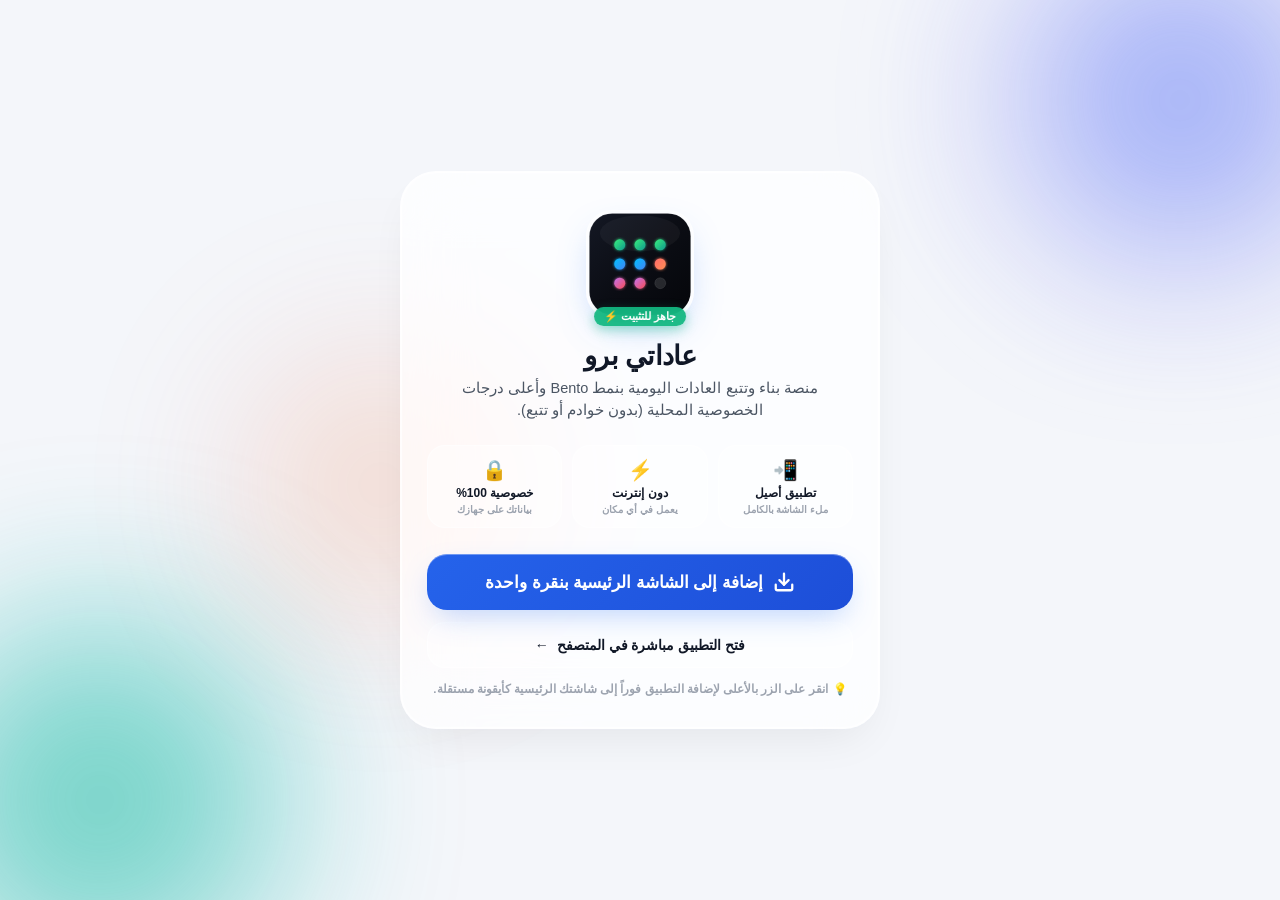
<file: download.html>
<!DOCTYPE html>
<html lang="ar" dir="rtl">
<head>
  <meta charset="UTF-8">
  <title>تحميل وتثبيت عاداتي برو | Add to Home Screen</title>

  <!-- iOS & PWA Viewport & Fullscreen Meta Tags -->
  <meta name="viewport" content="width=device-width, initial-scale=1.0, viewport-fit=cover">
  <meta name="mobile-web-app-capable" content="yes">
  <meta name="apple-mobile-web-app-capable" content="yes">
  <meta name="apple-mobile-web-app-status-bar-style" content="black-translucent">
  <meta name="apple-mobile-web-app-title" content="عاداتي برو">
  <meta name="application-name" content="عاداتي برو">
  <meta name="theme-color" media="(prefers-color-scheme: light)" content="#F4F6FA">
  <meta name="theme-color" media="(prefers-color-scheme: dark)" content="#121316">

  <!-- Icons & Web Manifest -->
  <link rel="apple-touch-icon" href="icon.svg">
  <link rel="icon" type="image/svg+xml" href="icon.svg">
  <link rel="manifest" href="manifest.json">

  <!-- Apple Liquid Glass Zero-Scrollbar Design -->
  <style>
    :root {
      --bg-primary: #F4F6FA;
      --card-bg: rgba(255, 255, 255, 0.75);
      --card-border: rgba(255, 255, 255, 0.6);
      --text-primary: #111827;
      --text-secondary: #4B5563;
      --text-tertiary: #9CA3AF;
      --accent-blue: #3B82F6;
      --accent-glow: rgba(59, 130, 246, 0.35);
      --card-shadow: 0 20px 45px -15px rgba(0, 0, 0, 0.08), 0 0 1px 1px rgba(255, 255, 255, 0.8) inset;
    }

    @media (prefers-color-scheme: dark) {
      :root {
        --bg-primary: #0F1014;
        --card-bg: rgba(26, 28, 34, 0.72);
        --card-border: rgba(255, 255, 255, 0.12);
        --text-primary: #F9FAFB;
        --text-secondary: #9CA3AF;
        --text-tertiary: #6B7280;
        --accent-blue: #60A5FA;
        --accent-glow: rgba(96, 165, 250, 0.4);
        --card-shadow: 0 24px 50px -15px rgba(0, 0, 0, 0.4), 0 0 1px 1px rgba(255, 255, 255, 0.1) inset;
      }
    }

    /* Zero Scrollbar Across All Viewports */
    html, body, *, *::before, *::after {
      scrollbar-width: none !important;
      -ms-overflow-style: none !important;
      box-sizing: border-box;
      margin: 0;
      padding: 0;
    }
    ::-webkit-scrollbar {
      display: none !important;
      width: 0 !important;
      height: 0 !important;
    }

    body {
      font-family: -apple-system, BlinkMacSystemFont, "SF Pro Display", "SF Pro Text", "Cairo", "Segoe UI", Roboto, sans-serif;
      background-color: var(--bg-primary);
      color: var(--text-primary);
      min-height: 100vh;
      display: flex;
      flex-direction: column;
      align-items: center;
      justify-content: center;
      padding: 24px 16px;
      position: relative;
      overflow-x: hidden;
      -webkit-font-smoothing: antialiased;
      user-select: none;
    }

    /* Ambient Liquid Glowing Orbs */
    .ambient-orb {
      position: fixed;
      border-radius: 50%;
      filter: blur(90px);
      pointer-events: none;
      z-index: 0;
      opacity: 0.55;
      animation: floatOrb 12s ease-in-out infinite alternate;
    }
    .orb-1 {
      width: 320px;
      height: 320px;
      background: radial-gradient(circle, #3B82F6, #8B5CF6);
      top: -60px;
      right: -60px;
    }
    .orb-2 {
      width: 360px;
      height: 360px;
      background: radial-gradient(circle, #10B981, #06B6D4);
      bottom: -80px;
      left: -80px;
      animation-delay: -6s;
    }
    .orb-3 {
      width: 250px;
      height: 250px;
      background: radial-gradient(circle, #F59E0B, #EC4899);
      top: 40%;
      left: 20%;
      opacity: 0.25;
    }

    @keyframes floatOrb {
      0% { transform: translate(0, 0) scale(1); }
      100% { transform: translate(30px, 40px) scale(1.08); }
    }

    /* Main Container Glass Card */
    .download-container {
      position: relative;
      z-index: 10;
      width: 100%;
      max-width: 480px;
      background: var(--card-bg);
      backdrop-filter: blur(32px) saturate(210%);
      -webkit-backdrop-filter: blur(32px) saturate(210%);
      border: 1px solid var(--card-border);
      border-radius: 36px;
      padding: 38px 26px 32px;
      text-align: center;
      box-shadow: var(--card-shadow);
      display: flex;
      flex-direction: column;
      align-items: center;
      transition: all 0.3s cubic-bezier(0.16, 1, 0.3, 1);
    }

    /* App Icon Squircle */
    .app-icon-wrapper {
      position: relative;
      width: 108px;
      height: 108px;
      margin-bottom: 22px;
      cursor: pointer;
      transition: transform 0.35s cubic-bezier(0.16, 1, 0.3, 1);
    }
    .app-icon-wrapper:hover {
      transform: scale(1.05) rotate(2deg);
    }
    .app-icon-img {
      width: 100%;
      height: 100%;
      border-radius: 26px;
      box-shadow: 0 16px 36px -10px var(--accent-glow), 0 0 0 1px rgba(255, 255, 255, 0.3) inset;
      object-fit: cover;
      display: block;
    }
    .app-badge-pill {
      position: absolute;
      bottom: -8px;
      right: 50%;
      transform: translateX(50%);
      background: rgba(16, 185, 129, 0.92);
      color: #FFF;
      font-size: 11px;
      font-weight: 800;
      padding: 3px 10px;
      border-radius: 999px;
      white-space: nowrap;
      box-shadow: 0 4px 12px rgba(16, 185, 129, 0.4);
      backdrop-filter: blur(8px);
    }

    /* Typography */
    .app-title {
      font-size: 27px;
      font-weight: 850;
      letter-spacing: -0.6px;
      color: var(--text-primary);
      margin-bottom: 6px;
    }
    .app-subtitle {
      font-size: 14.5px;
      font-weight: 500;
      color: var(--text-secondary);
      line-height: 1.5;
      margin-bottom: 24px;
      max-width: 90%;
    }

    /* Feature Pillars Grid */
    .feature-pillars {
      display: grid;
      grid-template-columns: repeat(3, 1fr);
      gap: 10px;
      width: 100%;
      margin-bottom: 26px;
    }
    .pillar-card {
      background: rgba(255, 255, 255, 0.4);
      border: 1px solid rgba(255, 255, 255, 0.5);
      border-radius: 18px;
      padding: 12px 6px;
      display: flex;
      flex-direction: column;
      align-items: center;
      gap: 4px;
      transition: all 0.25s ease;
    }
    @media (prefers-color-scheme: dark) {
      .pillar-card {
        background: rgba(255, 255, 255, 0.04);
        border: 1px solid rgba(255, 255, 255, 0.08);
      }
    }
    .pillar-icon {
      font-size: 20px;
    }
    .pillar-label {
      font-size: 12px;
      font-weight: 700;
      color: var(--text-primary);
    }
    .pillar-desc {
      font-size: 10px;
      color: var(--text-tertiary);
      font-weight: 600;
    }

    /* One-Click Action Button Cluster */
    .action-group {
      width: 100%;
      display: flex;
      flex-direction: column;
      gap: 12px;
    }

    /* The Hero 1-Click Install Button */
    .btn-install-primary {
      position: relative;
      width: 100%;
      padding: 17px 20px;
      border: none;
      border-radius: 20px;
      background: linear-gradient(135deg, #2563EB 0%, #1D4ED8 100%);
      color: #FFFFFF;
      font-size: 16.5px;
      font-weight: 800;
      cursor: pointer;
      display: flex;
      align-items: center;
      justify-content: center;
      gap: 10px;
      box-shadow: 0 12px 30px -8px var(--accent-glow), 0 1px 0 rgba(255, 255, 255, 0.35) inset;
      transition: all 0.25s cubic-bezier(0.16, 1, 0.3, 1);
      overflow: hidden;
    }
    .btn-install-primary::before {
      content: "";
      position: absolute;
      top: 0;
      left: -100%;
      width: 100%;
      height: 100%;
      background: linear-gradient(90deg, transparent, rgba(255, 255, 255, 0.25), transparent);
      animation: buttonShine 3.5s infinite;
    }
    @keyframes buttonShine {
      0% { left: -100%; }
      30%, 100% { left: 100%; }
    }
    .btn-install-primary:hover {
      transform: translateY(-2px);
      box-shadow: 0 16px 36px -6px var(--accent-glow), 0 1px 0 rgba(255, 255, 255, 0.45) inset;
    }
    .btn-install-primary:active {
      transform: scale(0.98);
    }
    .btn-install-primary svg {
      flex-shrink: 0;
    }

    /* Secondary Open Web App Button */
    .btn-open-web {
      width: 100%;
      padding: 14px 18px;
      border: 1px solid var(--card-border);
      border-radius: 18px;
      background: rgba(255, 255, 255, 0.35);
      color: var(--text-primary);
      font-size: 14px;
      font-weight: 700;
      cursor: pointer;
      display: flex;
      align-items: center;
      justify-content: center;
      gap: 8px;
      text-decoration: none;
      transition: all 0.2s ease;
    }
    @media (prefers-color-scheme: dark) {
      .btn-open-web {
        background: rgba(255, 255, 255, 0.05);
      }
    }
    .btn-open-web:hover {
      background: rgba(255, 255, 255, 0.55);
      transform: translateY(-1px);
    }
    .btn-open-web:active {
      transform: scale(0.98);
    }

    /* Status & Hint */
    .install-hint {
      font-size: 11.5px;
      color: var(--text-tertiary);
      font-weight: 600;
      margin-top: 14px;
      display: flex;
      align-items: center;
      gap: 5px;
      justify-content: center;
    }

    /* iOS Guided Bottom Sheet / Modal */
    .ios-guide-modal {
      position: fixed;
      inset: 0;
      background: rgba(0, 0, 0, 0.45);
      backdrop-filter: blur(12px);
      -webkit-backdrop-filter: blur(12px);
      z-index: 100;
      display: none;
      align-items: flex-end;
      justify-content: center;
      padding: 16px;
      opacity: 0;
      transition: opacity 0.3s ease;
    }
    .ios-guide-modal.open {
      display: flex;
      opacity: 1;
    }
    .ios-guide-card {
      width: 100%;
      max-width: 440px;
      background: var(--card-bg);
      backdrop-filter: blur(36px) saturate(220%);
      -webkit-backdrop-filter: blur(36px) saturate(220%);
      border: 1px solid var(--card-border);
      border-radius: 32px;
      padding: 28px 22px 24px;
      box-shadow: 0 24px 60px rgba(0, 0, 0, 0.25);
      text-align: center;
      animation: slideUpSheet 0.35s cubic-bezier(0.16, 1, 0.3, 1);
    }
    @keyframes slideUpSheet {
      from { transform: translateY(100%); }
      to { transform: translateY(0); }
    }
    .ios-steps-list {
      display: flex;
      flex-direction: column;
      gap: 14px;
      text-align: right;
      margin: 20px 0;
    }
    .ios-step-item {
      display: flex;
      align-items: center;
      gap: 14px;
      background: rgba(255, 255, 255, 0.4);
      border: 1px solid rgba(255, 255, 255, 0.5);
      padding: 12px 14px;
      border-radius: 18px;
    }
    @media (prefers-color-scheme: dark) {
      .ios-step-item {
        background: rgba(255, 255, 255, 0.05);
        border: 1px solid rgba(255, 255, 255, 0.1);
      }
    }
    .ios-step-num {
      width: 28px;
      height: 28px;
      border-radius: 50%;
      background: var(--accent-blue);
      color: #FFF;
      display: flex;
      align-items: center;
      justify-content: center;
      font-weight: 800;
      font-size: 13px;
      flex-shrink: 0;
    }
    .ios-step-text {
      font-size: 13.5px;
      color: var(--text-primary);
      font-weight: 600;
      line-height: 1.4;
    }
    .ios-icon-badge {
      display: inline-flex;
      align-items: center;
      justify-content: center;
      background: rgba(59, 130, 246, 0.15);
      color: var(--accent-blue);
      padding: 2px 7px;
      border-radius: 6px;
      font-weight: 800;
      font-size: 12px;
      margin: 0 3px;
    }
    .btn-close-guide {
      width: 100%;
      padding: 13px;
      border: none;
      border-radius: 16px;
      background: rgba(0, 0, 0, 0.08);
      color: var(--text-primary);
      font-size: 14px;
      font-weight: 700;
      cursor: pointer;
    }
    @media (prefers-color-scheme: dark) {
      .btn-close-guide {
        background: rgba(255, 255, 255, 0.1);
      }
    }

    /* Notification Toast */
    .install-toast {
      position: fixed;
      top: 24px;
      left: 50%;
      transform: translateX(-50%) translateY(-100px);
      background: rgba(16, 185, 129, 0.95);
      color: #FFF;
      padding: 12px 22px;
      border-radius: 999px;
      font-weight: 700;
      font-size: 14px;
      box-shadow: 0 10px 30px rgba(16, 185, 129, 0.35);
      backdrop-filter: blur(10px);
      z-index: 1000;
      opacity: 0;
      pointer-events: none;
      transition: all 0.35s cubic-bezier(0.16, 1, 0.3, 1);
    }
    .install-toast.show {
      transform: translateX(-50%) translateY(0);
      opacity: 1;
    }
  </style>
</head>
<body>

  <!-- Ambient Glow Orbs -->
  <div class="ambient-orb orb-1"></div>
  <div class="ambient-orb orb-2"></div>
  <div class="ambient-orb orb-3"></div>

  <!-- Install Toast Feedback -->
  <div id="installToast" class="install-toast">تمت إضافة التطبيق بنجاح! جاري التشغيل... ✨</div>

  <!-- Main Download Card -->
  <main class="download-container">
    
    <!-- App Squircle Icon -->
    <div class="app-icon-wrapper" id="appIconTrigger" title="تطبيق عاداتي برو">
      <img src="icon.svg" alt="أيقونة عاداتي برو" class="app-icon-img">
      <div class="app-badge-pill" id="appStatusPill">جاهز للتثبيت ⚡️</div>
    </div>

    <!-- Title & Editorial Subtitle -->
    <h1 class="app-title">عاداتي برو</h1>
    <p class="app-subtitle">
      منصة بناء وتتبع العادات اليومية بنمط Bento وأعلى درجات الخصوصية المحلية (بدون خوادم أو تتبع).
    </p>

    <!-- 3 Pillars -->
    <div class="feature-pillars">
      <div class="pillar-card">
        <span class="pillar-icon">📲</span>
        <span class="pillar-label">تطبيق أصيل</span>
        <span class="pillar-desc">ملء الشاشة بالكامل</span>
      </div>
      <div class="pillar-card">
        <span class="pillar-icon">⚡️</span>
        <span class="pillar-label">دون إنترنت</span>
        <span class="pillar-desc">يعمل في أي مكان</span>
      </div>
      <div class="pillar-card">
        <span class="pillar-icon">🔒</span>
        <span class="pillar-label">خصوصية 100%</span>
        <span class="pillar-desc">بياناتك على جهازك</span>
      </div>
    </div>

    <!-- One-Click Install & Open Cluster -->
    <div class="action-group">
      <!-- زر التحميل والإضافة المباشر بنقرة واحدة -->
      <button type="button" id="oneClickInstallBtn" class="btn-install-primary">
        <svg width="22" height="22" viewBox="0 0 24 24" fill="none" stroke="currentColor" stroke-width="2.5" stroke-linecap="round" stroke-linejoin="round">
          <path d="M21 15v4a2 2 0 0 1-2 2H5a2 2 0 0 1-2-2v-4"></path>
          <polyline points="7 10 12 15 17 10"></polyline>
          <line x1="12" y1="15" x2="12" y2="3"></line>
        </svg>
        <span id="installBtnText">إضافة إلى الشاشة الرئيسية بنقرة واحدة</span>
      </button>

      <!-- زر فتح التطبيق في المتصفح -->
      <a href="./index.html" class="btn-open-web" id="openWebBtn">
        <span>فتح التطبيق مباشرة في المتصفح</span>
        <span>←</span>
      </a>
    </div>

    <!-- Platform specific hint -->
    <div class="install-hint" id="installHint">
      <span>💡</span>
      <span id="hintText">انقر على الزر بالأعلى لإضافة التطبيق فوراً إلى شاشتك الرئيسية كأيقونة مستقلة.</span>
    </div>

  </main>

  <!-- iOS Guided Instruction Bottom Sheet Modal -->
  <div id="iosGuideModal" class="ios-guide-modal">
    <div class="ios-guide-card">
      <div style="font-size:38px; margin-bottom:10px;">📲</div>
      <h3 style="font-size:20px; font-weight:850; margin-bottom:6px;">إضافة التطبيق إلى الشاشة الرئيسية</h3>
      <p style="font-size:13.5px; color:var(--text-secondary); line-height:1.4;">
        يتيح متصفح Safari على أجهزة iPhone / iPad إضافة التطبيق لشاشتك بخطوتين سريعتين:
      </p>

      <div class="ios-steps-list">
        <div class="ios-step-item">
          <div class="ios-step-num">1</div>
          <div class="ios-step-text">
            اضغط على زر المشاركة <span class="ios-icon-badge">⎋ مشاركة</span> في أسفل متصفح Safari.
          </div>
        </div>

        <div class="ios-step-item">
          <div class="ios-step-num">2</div>
          <div class="ios-step-text">
            مرر الخيارات واضغط على <span class="ios-icon-badge">إضافة إلى الصفحة الرئيسية ⊞</span>.
          </div>
        </div>

        <div class="ios-step-item">
          <div class="ios-step-num">3</div>
          <div class="ios-step-text">
            اضغط <span class="ios-icon-badge">إضافة (Add)</span> في الزاوية العلوية لتجد التطبيق فوراً على شاشتك!
          </div>
        </div>
      </div>

      <button type="button" id="closeIosGuideBtn" class="btn-close-guide">فهمت ذلك، إغلاق</button>
    </div>
  </div>

  <!-- Smart PWA Installation Engine Script -->
  <script>
    (function() {
      // 1. Service Worker Registration for PWA criteria
      if ('serviceWorker' in navigator) {
        window.addEventListener('load', () => {
          navigator.serviceWorker.register('./sw.js').catch(() => {});
        });
      }

      const installBtn = document.getElementById('oneClickInstallBtn');
      const installBtnText = document.getElementById('installBtnText');
      const openWebBtn = document.getElementById('openWebBtn');
      const appStatusPill = document.getElementById('appStatusPill');
      const hintText = document.getElementById('hintText');
      const iosGuideModal = document.getElementById('iosGuideModal');
      const closeIosGuideBtn = document.getElementById('closeIosGuideBtn');
      const toast = document.getElementById('installToast');

      let deferredPrompt = null;

      function showToast(msg) {
        if (!toast) return;
        toast.textContent = msg;
        toast.classList.add('show');
        setTimeout(() => toast.classList.remove('show'), 3500);
      }

      // Check if already installed and running standalone
      const isStandalone = window.matchMedia('(display-mode: standalone)').matches || window.navigator.standalone === true;
      if (isStandalone) {
        if (installBtnText) installBtnText.textContent = 'التطبيق مضاف بالفعل! فتح عاداتي 🚀';
        if (appStatusPill) {
          appStatusPill.textContent = 'مثبت على جهازك ✓';
          appStatusPill.style.background = 'rgba(59, 130, 246, 0.9)';
        }
        if (hintText) hintText.textContent = 'أنت تستخدم التطبيق الآن من الشاشة الرئيسية.';
        installBtn.onclick = () => {
          window.location.href = './index.html';
        };
        return;
      }

      // Detect iOS / iPadOS Safari
      const isIOS = /iPad|iPhone|iPod/.test(navigator.userAgent) && !window.MSStream;
      const isSafari = /^((?!chrome|android).)*safari/i.test(navigator.userAgent);

      // 2. Capture Chromium / Android beforeinstallprompt
      window.addEventListener('beforeinstallprompt', (e) => {
        // Prevent default browser banner so our 1-click button triggers it cleanly
        e.preventDefault();
        deferredPrompt = e;

        if (installBtnText) installBtnText.textContent = 'إضافة إلى الشاشة الرئيسية بنقرة واحدة 📲';
        if (appStatusPill) {
          appStatusPill.textContent = 'جاهز للنقر ⚡️';
          appStatusPill.style.background = 'rgba(16, 185, 129, 0.95)';
        }
      });

      // 3. Handle 1-Click Install Button Action
      installBtn.addEventListener('click', async () => {
        // Haptic feedback if supported
        if (navigator.vibrate) navigator.vibrate([15, 30, 20]);

        // Scenario A: Native Chromium 1-Click Install Prompt
        if (deferredPrompt) {
          try {
            deferredPrompt.prompt();
            const { outcome } = await deferredPrompt.userChoice;
            if (outcome === 'accepted') {
              showToast('جاري إضافة التطبيق إلى شاشتك الرئيسية... ✨');
              deferredPrompt = null;
              setTimeout(() => {
                window.location.href = './index.html';
              }, 1600);
            }
          } catch (err) {
            window.location.href = './index.html';
          }
          return;
        }

        // Scenario B: iOS Safari (Apple restricts programmatic prompt)
        if (isIOS || (isSafari && !deferredPrompt)) {
          iosGuideModal.classList.add('open');
          return;
        }

        // Scenario C: Desktop Chrome / Edge without prompt or other browsers
        // Check if browser has install icon or navigate to app
        showToast('جاري فتح التطبيق... يمكنك تثبيته أيضاً من رمز التثبيت في شريط المتصفح 🚀');
        setTimeout(() => {
          window.location.href = './index.html';
        }, 1200);
      });

      // iOS Guide Modal close
      if (closeIosGuideBtn) {
        closeIosGuideBtn.addEventListener('click', () => {
          iosGuideModal.classList.remove('open');
        });
      }
      if (iosGuideModal) {
        iosGuideModal.addEventListener('click', (e) => {
          if (e.target === iosGuideModal) iosGuideModal.classList.remove('open');
        });
      }

      // App Installed Event Listener
      window.addEventListener('appinstalled', () => {
        deferredPrompt = null;
        showToast('تمت إضافة تطبيق عاداتي إلى الشاشة بنجاح! 🎉');
        if (installBtnText) installBtnText.textContent = 'تم التثبيت بنجاح ✓';
        setTimeout(() => {
          window.location.href = './index.html';
        }, 1200);
      });
    })();
  </script>
</body>
</html>
</file>
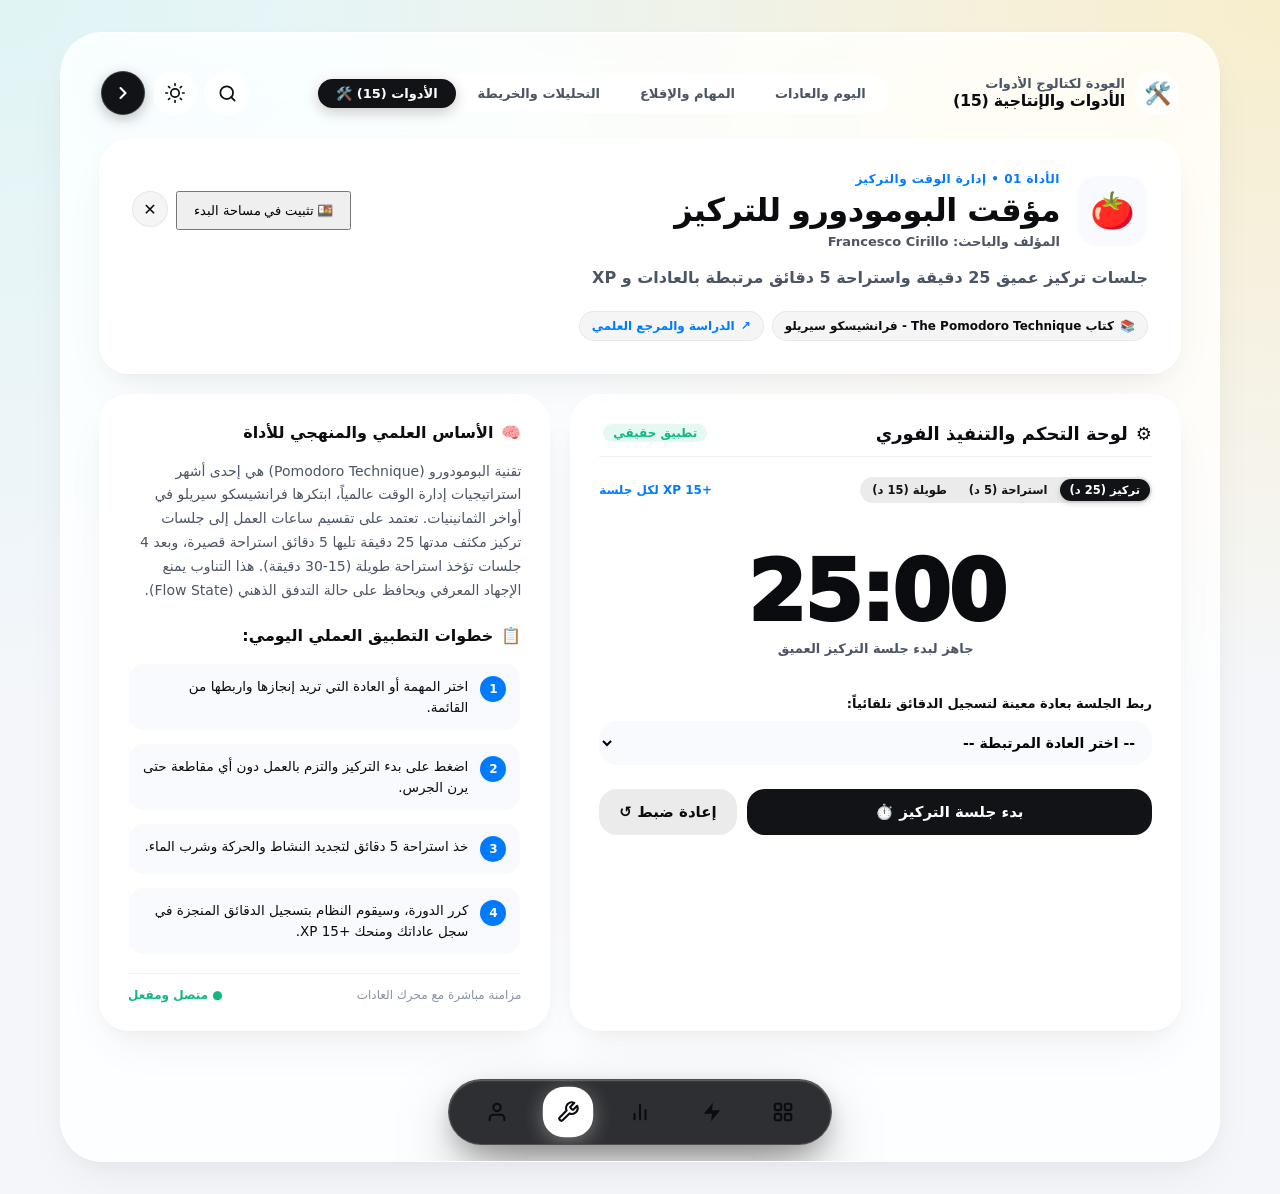
<file: tool.html>
<!DOCTYPE html>
<html lang="ar" dir="rtl">
<head>
  <meta charset="UTF-8">
  <title id="pageTitle">تفاصيل الأداة | عاداتي برو</title>

  <!-- iOS & PWA Viewport & Fullscreen Meta Tags -->
  <meta name="viewport" content="width=device-width, initial-scale=1.0, viewport-fit=cover">
  <meta name="mobile-web-app-capable" content="yes">
  <meta name="apple-mobile-web-app-capable" content="yes">
  <meta name="apple-mobile-web-app-status-bar-style" content="default">
  <meta name="apple-mobile-web-app-title" content="عاداتي برو">
  <meta name="format-detection" content="telephone=no">
  <meta name="theme-color" media="(prefers-color-scheme: light)" content="#F4F6FA">
  <meta name="theme-color" media="(prefers-color-scheme: dark)" content="#121316">

  <!-- Icons & Web Manifest -->
  <link rel="apple-touch-icon" href="icon.svg">
  <link rel="icon" type="image/svg+xml" href="icon.svg">
  <link rel="manifest" href="manifest.json">

  <!-- Core Bento Editorial Pro Modular Stylesheets -->
  <link rel="stylesheet" href="css/theme.css">
  <link rel="stylesheet" href="css/layout.css">
  <link rel="stylesheet" href="css/components.css">

  <!-- Zero-Scrollbar Strict Enforcement (Pure Apple Experience) -->
  <style>
    html, body, *, *::before, *::after {
      scrollbar-width: none !important;
      -ms-overflow-style: none !important;
    }
    ::-webkit-scrollbar,
    *::-webkit-scrollbar,
    html::-webkit-scrollbar,
    body::-webkit-scrollbar {
      display: none !important;
      width: 0px !important;
      height: 0px !important;
      max-width: 0px !important;
      max-height: 0px !important;
      background: transparent !important;
      -webkit-appearance: none !important;
      opacity: 0 !important;
      visibility: hidden !important;
    }

    /* Dedicated Tool Page Layout */
    .tool-page-container {
      display: flex;
      flex-direction: column;
      gap: 20px;
      width: 100%;
    }

    .tool-header-hero {
      background: var(--card-white);
      backdrop-filter: var(--glass-blur);
      -webkit-backdrop-filter: var(--glass-blur);
      border-radius: var(--radius-bento);
      padding: clamp(20px, 4.5vw, 32px);
      box-shadow: var(--shadow-bento);
      border: 1px solid var(--border-glass);
      display: flex;
      flex-direction: column;
      gap: 16px;
      position: relative;
      overflow: hidden;
    }

    .tool-header-top {
      display: flex;
      align-items: center;
      justify-content: space-between;
      gap: 12px;
      flex-wrap: wrap;
    }

    .tool-identity-row {
      display: flex;
      align-items: center;
      gap: 16px;
    }

    .tool-hero-icon {
      width: clamp(56px, 12vw, 72px);
      height: clamp(56px, 12vw, 72px);
      border-radius: 22px;
      background: var(--card-gray-subtle);
      border: 1px solid var(--border-glass);
      display: flex;
      align-items: center;
      justify-content: center;
      font-size: clamp(28px, 6vw, 36px);
      box-shadow: var(--shadow-sm);
      flex-shrink: 0;
    }

    .tool-hero-titles {
      display: flex;
      flex-direction: column;
      gap: 4px;
    }

    .tool-hero-num {
      font-size: 12px;
      font-weight: 800;
      color: var(--ios-blue);
      letter-spacing: 0.5px;
      text-transform: uppercase;
    }

    .tool-hero-title {
      font-size: clamp(22px, 5.5vw, 32px);
      font-weight: 900;
      color: var(--text-primary);
      line-height: 1.25;
      letter-spacing: -0.5px;
    }

    .tool-hero-author {
      font-size: 13px;
      font-weight: 700;
      color: var(--text-secondary);
    }

    .tool-hero-tagline {
      font-size: clamp(14px, 3.5vw, 16px);
      font-weight: 750;
      color: var(--text-secondary);
      line-height: 1.6;
    }

    .tool-pill-meta-row {
      display: flex;
      align-items: center;
      gap: 8px;
      flex-wrap: wrap;
      padding-top: 4px;
    }

    /* Grid for Tool Body: Left Interactive Machine, Right Scientific Theory */
    .tool-main-grid {
      display: grid;
      grid-template-columns: 1fr;
      gap: 20px;
      width: 100%;
    }
    @media (min-width: 900px) {
      .tool-main-grid {
        grid-template-columns: 1.15fr 0.85fr;
      }
    }

    .tool-machine-card {
      background: var(--card-white);
      backdrop-filter: var(--glass-blur);
      -webkit-backdrop-filter: var(--glass-blur);
      border-radius: var(--radius-bento);
      padding: clamp(20px, 4vw, 28px);
      box-shadow: var(--shadow-bento);
      border: 1px solid var(--border-glass);
      display: flex;
      flex-direction: column;
      gap: 20px;
    }

    .machine-header {
      display: flex;
      justify-content: space-between;
      align-items: center;
      border-bottom: 1px solid var(--border-subtle);
      padding-bottom: 12px;
    }

    .machine-title {
      font-size: 18px;
      font-weight: 850;
      color: var(--text-primary);
      display: flex;
      align-items: center;
      gap: 8px;
    }

    .tool-guide-card {
      background: var(--card-white);
      backdrop-filter: var(--glass-blur);
      -webkit-backdrop-filter: var(--glass-blur);
      border-radius: var(--radius-bento);
      padding: clamp(20px, 4vw, 28px);
      box-shadow: var(--shadow-bento);
      border: 1px solid var(--border-glass);
      display: flex;
      flex-direction: column;
      gap: 18px;
    }

    .guide-section-title {
      font-size: 16px;
      font-weight: 850;
      color: var(--text-primary);
      display: flex;
      align-items: center;
      gap: 8px;
    }

    .guide-desc-text {
      font-size: 14px;
      color: var(--text-secondary);
      line-height: 1.7;
    }

    .steps-ordered-list {
      display: flex;
      flex-direction: column;
      gap: 12px;
    }

    .step-list-item {
      display: flex;
      align-items: flex-start;
      gap: 12px;
      font-size: 13.5px;
      line-height: 1.55;
      color: var(--text-primary);
      background: var(--card-gray-subtle);
      padding: 12px 14px;
      border-radius: 16px;
      border: 1px solid var(--border-glass);
    }
    .step-number-badge {
      width: 26px;
      height: 26px;
      border-radius: 50%;
      background: var(--ios-blue);
      color: #FFF;
      display: flex;
      align-items: center;
      justify-content: center;
      font-size: 12px;
      font-weight: 900;
      flex-shrink: 0;
    }

    /* Eisenhower Grid in Full View */
    .eisen-full-grid {
      display: grid;
      grid-template-columns: 1fr;
      gap: 12px;
    }
    @media (min-width: 600px) {
      .eisen-full-grid {
        grid-template-columns: 1fr 1fr;
      }
    }
    .eisen-quad-box {
      border-radius: 18px;
      padding: 14px;
      display: flex;
      flex-direction: column;
      gap: 8px;
      min-height: 120px;
    }
    .eisen-quad-box.q1 { background: rgba(239, 68, 68, 0.08); border: 1.5px solid rgba(239, 68, 68, 0.3); }
    .eisen-quad-box.q2 { background: rgba(59, 130, 246, 0.08); border: 1.5px solid rgba(59, 130, 246, 0.3); }
    .eisen-quad-box.q3 { background: rgba(245, 158, 11, 0.08); border: 1.5px solid rgba(245, 158, 11, 0.3); }
    .eisen-quad-box.q4 { background: rgba(107, 114, 128, 0.08); border: 1.5px solid rgba(107, 114, 128, 0.3); }

    .eisen-task-item {
      background: var(--card-white);
      border-radius: 12px;
      padding: 8px 12px;
      display: flex;
      align-items: center;
      justify-content: space-between;
      gap: 8px;
      font-size: 13px;
      font-weight: 750;
      box-shadow: 0 1px 4px rgba(0,0,0,0.04);
    }

    .audio-waves-row {
      display: flex;
      align-items: center;
      gap: 4px;
      height: 24px;
    }
    .audio-wave-bar {
      width: 4px;
      height: 8px;
      background: var(--ios-blue);
      border-radius: 999px;
      transition: height 0.15s ease;
    }
    .wave-active .audio-wave-bar:nth-child(1) { animation: wavePulse 0.8s infinite ease-in-out alternate; }
    .wave-active .audio-wave-bar:nth-child(2) { animation: wavePulse 0.6s infinite ease-in-out alternate 0.2s; }
    .wave-active .audio-wave-bar:nth-child(3) { animation: wavePulse 1.0s infinite ease-in-out alternate 0.4s; }
    .wave-active .audio-wave-bar:nth-child(4) { animation: wavePulse 0.7s infinite ease-in-out alternate 0.1s; }
    @keyframes wavePulse {
      0% { height: 6px; }
      100% { height: 24px; }
    }
  </style>
</head>
<body>

  <!-- Toast Notification -->
  <div id="toastNotification" class="bento-toast">
    <span id="toastMessage">تم الحفظ بنجاح</span>
    <button id="toastUndoBtn" class="toast-undo-btn">تراجع ↺</button>
  </div>

  <div class="bento-app-container">
    
    <!-- Top Navigation Bar -->
    <header class="top-nav-bar">
      <a href="./tools.html" class="user-profile-badge" style="text-decoration:none; color:inherit;">
        <div class="user-avatar-circle">🛠️</div>
        <div class="user-meta-texts">
          <span class="user-welcome-sub">العودة لكتالوج الأدوات</span>
          <span class="user-name-title">الأدوات والإنتاجية (15)</span>
        </div>
      </a>

      <!-- Desktop & iPad Segmented Nav Switcher -->
      <nav class="desktop-nav-bar">
        <a href="./index.html?panel=panelToday" class="desktop-tab-btn" style="text-decoration:none;">اليوم والعادات</a>
        <a href="./index.html?panel=panelTasks" class="desktop-tab-btn" style="text-decoration:none;">المهام والإقلاع</a>
        <a href="./index.html?panel=panelAnalytics" class="desktop-tab-btn" style="text-decoration:none;">التحليلات والخريطة</a>
        <a href="./tools.html" class="desktop-tab-btn active" style="text-decoration:none;">الأدوات (15) 🛠️</a>
      </nav>

      <div class="top-bar-actions">
<button id="openCommandPaletteBtn" class="icon-btn-circle" title="لوحة الأوامر السريعة (Cmd+K)" aria-label="لوحة الأوامر السريعة">
  <svg width="19" height="19" viewBox="0 0 24 24" fill="none" stroke="currentColor" stroke-width="2.2" stroke-linecap="round" stroke-linejoin="round">
    <circle cx="11" cy="11" r="8"></circle>
    <line x1="21" y1="21" x2="16.65" y2="16.65"></line>
  </svg>
</button>

        <button id="themeToggleBtn" class="icon-btn-circle" aria-label="تبديل الثيم" title="تبديل الوضع">
          <svg width="20" height="20" viewBox="0 0 24 24" fill="none" stroke="currentColor" stroke-width="2" stroke-linecap="round">
            <circle cx="12" cy="12" r="5"></circle>
            <line x1="12" y1="1" x2="12" y2="3"></line>
            <line x1="12" y1="21" x2="12" y2="23"></line>
            <line x1="4.22" y1="4.22" x2="5.64" y2="5.64"></line>
            <line x1="18.36" y1="18.36" x2="19.78" y2="19.78"></line>
            <line x1="1" y1="12" x2="3" y2="12"></line>
            <line x1="21" y1="12" x2="23" y2="12"></line>
            <line x1="4.22" y1="19.78" x2="5.64" y2="18.36"></line>
            <line x1="18.36" y1="5.64" x2="19.78" y2="4.22"></line>
          </svg>
        </button>
        <a href="./tools.html" class="icon-btn-circle dark-btn" title="الرجوع لقائمة الأدوات" style="text-decoration:none; display:flex; align-items:center; justify-content:center;">
          <svg width="20" height="20" viewBox="0 0 24 24" fill="none" stroke="currentColor" stroke-width="2.5" stroke-linecap="round" stroke-linejoin="round">
            <polyline points="9 18 15 12 9 6"></polyline>
          </svg>
        </a>
      </div>
    </header>

    <div class="tool-page-container" id="toolPageContainer">
      <!-- Injected Dynamically by JS -->
    </div>

    <!-- Floating Bottom Bento Dock (Apple Liquid Glass) -->
    <nav class="bento-floating-dock" id="bentoTabBar">
      <a href="index.html?panel=panelToday" class="dock-tab-btn" aria-label="اليوم والعادات" title="اليوم والعادات" style="text-decoration:none; display:flex; align-items:center; justify-content:center; color:inherit;">
        <svg viewBox="0 0 24 24" fill="none" stroke="currentColor" stroke-width="2.3" stroke-linecap="round" stroke-linejoin="round">
          <rect x="3" y="3" width="7" height="7" rx="1.5"></rect>
          <rect x="14" y="3" width="7" height="7" rx="1.5"></rect>
          <rect x="14" y="14" width="7" height="7" rx="1.5"></rect>
          <rect x="3" y="14" width="7" height="7" rx="1.5"></rect>
        </svg>
      </a>

      <a href="index.html?panel=panelTasks" class="dock-tab-btn" aria-label="المهام والإقلاع" title="المهام والإقلاع" style="text-decoration:none; display:flex; align-items:center; justify-content:center; color:inherit;">
        <svg viewBox="0 0 24 24" fill="currentColor">
          <polygon points="13 2 3 14 12 14 11 22 21 10 12 10 13 2"></polygon>
        </svg>
      </a>

      <a href="index.html?panel=panelAnalytics" class="dock-tab-btn" aria-label="التحليلات والخريطة" title="التحليلات السنوية والشهرية" style="text-decoration:none; display:flex; align-items:center; justify-content:center; color:inherit;">
        <svg viewBox="0 0 24 24" fill="none" stroke="currentColor" stroke-width="2.3" stroke-linecap="round" stroke-linejoin="round">
          <line x1="18" y1="20" x2="18" y2="10"></line>
          <line x1="12" y1="20" x2="12" y2="4"></line>
          <line x1="6" y1="20" x2="6" y2="14"></line>
        </svg>
      </a>

      <a href="tools.html" class="dock-tab-btn active" aria-label="الأدوات والإنتاجية" title="كتالوج الأدوات الـ 15" style="text-decoration:none; display:flex; align-items:center; justify-content:center; color:inherit;">
        <svg viewBox="0 0 24 24" width="22" height="22" fill="none" stroke="currentColor" stroke-width="2.2" stroke-linecap="round" stroke-linejoin="round">
          <path d="M14.7 6.3a1 1 0 0 0 0 1.4l1.6 1.6a1 1 0 0 0 1.4 0l3.77-3.77a6 6 0 0 1-7.94 7.94l-6.91 6.91a2.12 2.12 0 0 1-3-3l6.91-6.91a6 6 0 0 1 7.94-7.94l-3.76 3.76z"></path>
        </svg>
      </a>

      <a href="index.html" class="dock-tab-btn" aria-label="الرئيسية" title="الرئيسية" style="text-decoration:none; display:flex; align-items:center; justify-content:center; color:inherit;">
        <svg viewBox="0 0 24 24" fill="none" stroke="currentColor" stroke-width="2.3" stroke-linecap="round" stroke-linejoin="round">
          <path d="M20 21v-2a4 4 0 0 0-4-4H8a4 4 0 0 0-4 4v2"></path>
          <circle cx="12" cy="7" r="4"></circle>
        </svg>
      </a>
    </nav>

  </div>

  <!-- Core Scripts -->
  <script src="js/core/auth-manager.js"></script>
  <script src="js/core/tools-engine.js"></script>
  <script src="js/core/tools-data.js"></script>
  <script src="js/tool-page.js"></script>
<!-- Universal Command Palette Modal (Cmd + K) -->
<div id="commandPaletteModal" class="command-palette-overlay" style="display:none;">
  <div class="command-palette-box" role="dialog" aria-modal="true">
    <div class="command-search-header">
      <span class="command-search-icon">⌘</span>
      <input type="text" id="commandPaletteInput" class="command-search-input" placeholder="ابحث عن أداة، أو تنقل سريعاً... (أو اضغط Esc للإغلاق)" autocomplete="off">
      <span class="command-shortcut-hint">ESC</span>
    </div>
    <div class="command-quick-tabs">
      <button type="button" class="command-tab-chip active" data-cmd-filter="all">الكل</button>
      <button type="button" class="command-tab-chip" data-cmd-filter="tools">الأدوات (15)</button>
      <button type="button" class="command-tab-chip" data-cmd-filter="pages">الصفحات</button>
      <button type="button" class="command-tab-chip" data-cmd-filter="actions">إجراءات سريعة</button>
    </div>
    <div class="command-results-list" id="commandResultsList">
      <!-- Injected Dynamically -->
    </div>
    <div class="command-palette-footer">
      <div class="command-footer-hints">
        <span><kbd class="kbd-key">↑</kbd><kbd class="kbd-key">↓</kbd> للتنقل</span>
        <span><kbd class="kbd-key">↵</kbd> للاختيار</span>
        <span><kbd class="kbd-key">ESC</kbd> للإغلاق</span>
      </div>
      <div style="font-size:11px; font-weight:700; color:var(--text-tertiary);">عاداتي برو Bento 2.0</div>
    </div>
  </div>
</div>

</body>
</html>
</file>
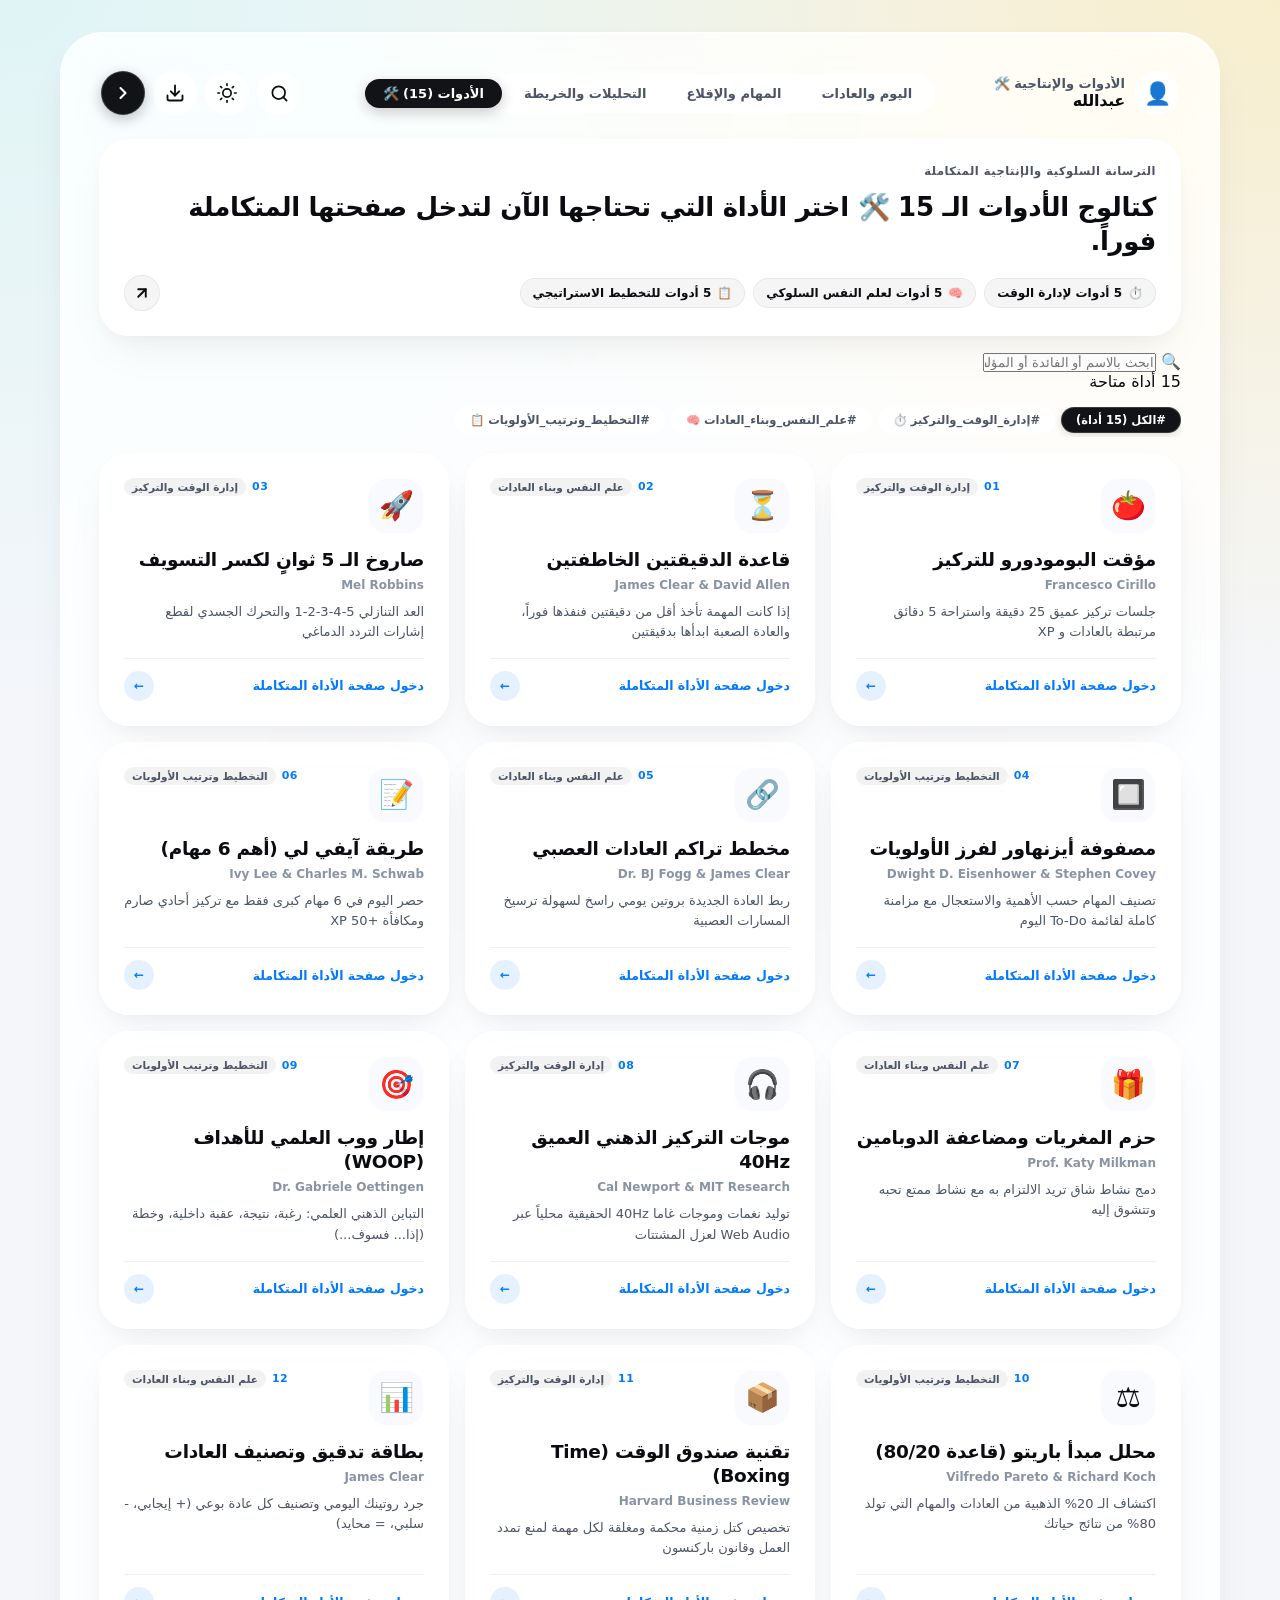
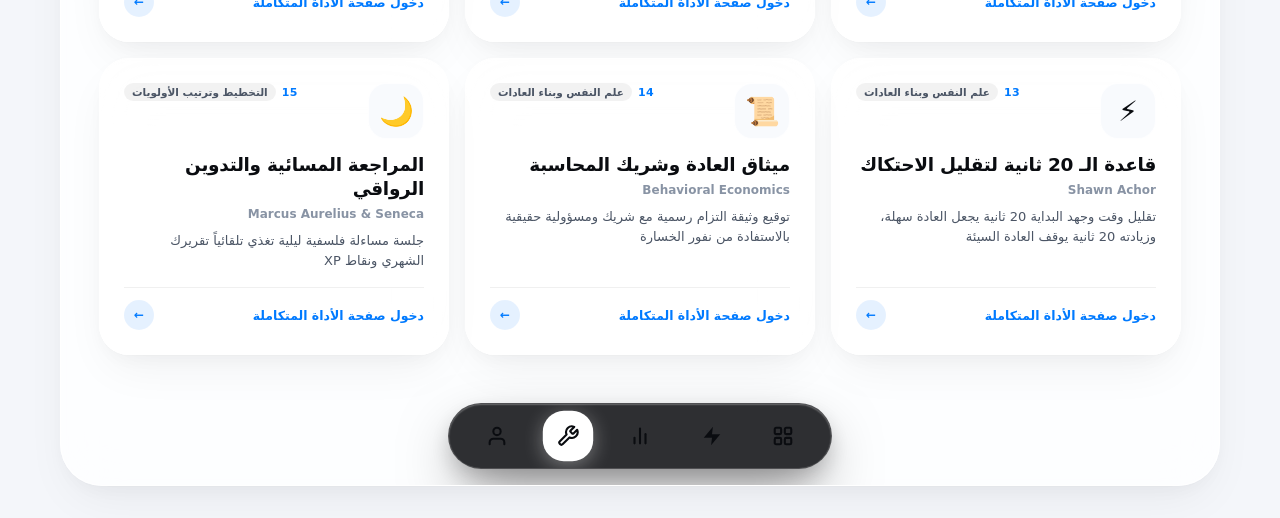
<file: tools.html>
<!DOCTYPE html>
<html lang="ar" dir="rtl">
<head>
  <meta charset="UTF-8">
  <title>الأدوات والإنتاجية | عاداتي برو Bento Habits</title>

  <!-- iOS & PWA Viewport & Fullscreen Meta Tags -->
  <meta name="viewport" content="width=device-width, initial-scale=1.0, viewport-fit=cover">
  <meta name="mobile-web-app-capable" content="yes">
  <meta name="apple-mobile-web-app-capable" content="yes">
  <meta name="apple-mobile-web-app-status-bar-style" content="default">
  <meta name="apple-mobile-web-app-title" content="أدوات عاداتي">
  <meta name="application-name" content="أدوات عاداتي">
  <meta name="format-detection" content="telephone=no">
  <meta name="theme-color" media="(prefers-color-scheme: light)" content="#F4F6FA">
  <meta name="theme-color" media="(prefers-color-scheme: dark)" content="#121316">

  <!-- Icons & Web Manifest -->
  <link rel="apple-touch-icon" href="icon.svg">
  <link rel="icon" type="image/svg+xml" href="icon.svg">
  <link rel="manifest" href="manifest.json">

  <!-- Core Bento Editorial Pro Modular Stylesheets -->
  <link rel="stylesheet" href="css/theme.css">
  <link rel="stylesheet" href="css/layout.css">
  <link rel="stylesheet" href="css/components.css">

  <!-- Zero-Scrollbar Strict Enforcement (Pure Apple Experience) -->
  <style>
    html, body, *, *::before, *::after {
      scrollbar-width: none !important;
      -ms-overflow-style: none !important;
    }
    ::-webkit-scrollbar,
    *::-webkit-scrollbar,
    html::-webkit-scrollbar,
    body::-webkit-scrollbar {
      display: none !important;
      width: 0px !important;
      height: 0px !important;
      max-width: 0px !important;
      max-height: 0px !important;
      background: transparent !important;
      -webkit-appearance: none !important;
      opacity: 0 !important;
      visibility: hidden !important;
    }

    /* Tools Grid Bento Architecture */
    .tools-catalog-grid {
      display: grid;
      grid-template-columns: 1fr;
      gap: 16px;
      width: 100%;
    }
    @media (min-width: 640px) {
      .tools-catalog-grid {
        grid-template-columns: repeat(2, 1fr);
      }
    }
    @media (min-width: 1024px) {
      .tools-catalog-grid {
        grid-template-columns: repeat(3, 1fr);
      }
    }

    .tool-entry-card {
      background: var(--card-white);
      backdrop-filter: var(--glass-blur);
      -webkit-backdrop-filter: var(--glass-blur);
      border-radius: var(--radius-bento);
      padding: clamp(18px, 4vw, 24px);
      display: flex;
      flex-direction: column;
      justify-content: space-between;
      gap: 16px;
      box-shadow: var(--shadow-bento);
      border: 1px solid var(--border-glass);
      text-decoration: none;
      color: inherit;
      position: relative;
      cursor: pointer;
      touch-action: manipulation;
      transition: all 0.22s var(--spring-bounce);
    }
    .tool-entry-card:hover {
      transform: translateY(-3px) scale(1.01);
      box-shadow: var(--shadow-card-hover);
      border-color: rgba(0, 0, 0, 0.12);
    }
    [data-theme="dark"] .tool-entry-card:hover {
      border-color: rgba(255, 255, 255, 0.2);
    }

    .tool-entry-header {
      display: flex;
      justify-content: space-between;
      align-items: flex-start;
      gap: 12px;
    }

    .tool-icon-wrapper {
      width: clamp(48px, 10vw, 56px);
      height: clamp(48px, 10vw, 56px);
      border-radius: 18px;
      background: var(--card-gray-subtle);
      border: 1px solid var(--border-glass);
      display: flex;
      align-items: center;
      justify-content: center;
      font-size: clamp(24px, 5vw, 28px);
      box-shadow: var(--shadow-sm);
      flex-shrink: 0;
      transition: transform 0.2s var(--spring-bounce);
    }
    .tool-entry-card:hover .tool-icon-wrapper {
      transform: scale(1.08) rotate(-4deg);
    }

    .tool-badge-row {
      display: flex;
      align-items: center;
      gap: 6px;
      flex-wrap: wrap;
    }

    .tool-num-chip {
      font-size: 11px;
      font-weight: 850;
      color: var(--ios-blue);
      letter-spacing: 0.5px;
    }

    .tool-category-chip {
      font-size: 10.5px;
      font-weight: 750;
      padding: 3px 8px;
      border-radius: var(--radius-pill);
      background: rgba(0, 0, 0, 0.05);
      color: var(--text-secondary);
    }
    [data-theme="dark"] .tool-category-chip {
      background: rgba(255, 255, 255, 0.08);
      color: rgba(255, 255, 255, 0.7);
    }

    .tool-body-content {
      display: flex;
      flex-direction: column;
      gap: 6px;
    }

    .tool-main-title {
      font-size: clamp(16px, 3.8vw, 18.5px);
      font-weight: 900;
      color: var(--text-primary);
      line-height: 1.3;
      letter-spacing: -0.3px;
    }

    .tool-author-name {
      font-size: 12px;
      font-weight: 700;
      color: var(--text-tertiary);
    }

    .tool-snippet-text {
      font-size: 13px;
      color: var(--text-secondary);
      line-height: 1.55;
      margin-top: 4px;
      display: -webkit-box;
      -webkit-line-clamp: 3;
      -webkit-box-orient: vertical;
      overflow: hidden;
    }

    .tool-footer-action {
      display: flex;
      align-items: center;
      justify-content: space-between;
      padding-top: 12px;
      border-top: 1px solid var(--border-subtle);
      font-size: 12.5px;
      font-weight: 800;
      color: var(--ios-blue);
    }

    .open-arrow-circle {
      width: 30px;
      height: 30px;
      border-radius: 50%;
      background: rgba(0, 122, 255, 0.1);
      color: var(--ios-blue);
      display: flex;
      align-items: center;
      justify-content: center;
      font-size: 12px;
      transition: transform 0.18s ease;
    }
    .tool-entry-card:hover .open-arrow-circle {
      transform: translateX(-3px);
      background: var(--ios-blue);
      color: #FFF;
    }
  </style>
</head>
<body>

  <!-- Toast Notification -->
  <div id="toastNotification" class="bento-toast">
    <span id="toastMessage">تم التحديث بنجاح</span>
    <button id="toastUndoBtn" class="toast-undo-btn">تراجع ↺</button>
  </div>

  <div class="bento-app-container">
    
    <!-- Top Navigation Bar -->
    <header class="top-nav-bar">
      <a href="./index.html" class="user-profile-badge" id="toolsProfileBadge" style="text-decoration:none; color:inherit;">
        <div class="user-avatar-circle" id="userAvatarText">👤</div>
        <div class="user-meta-texts">
          <span class="user-welcome-sub">الأدوات والإنتاجية 🛠️</span>
          <span class="user-name-title" id="userNameText">عبدالله</span>
        </div>
      </a>

      <!-- Desktop & iPad Segmented Nav Switcher -->
      <nav class="desktop-nav-bar" id="desktopNavSwitcher">
        <a href="./index.html?panel=panelToday" class="desktop-tab-btn" style="text-decoration:none;">اليوم والعادات</a>
        <a href="./index.html?panel=panelTasks" class="desktop-tab-btn" style="text-decoration:none;">المهام والإقلاع</a>
        <a href="./index.html?panel=panelAnalytics" class="desktop-tab-btn" style="text-decoration:none;">التحليلات والخريطة</a>
        <button type="button" class="desktop-tab-btn active">الأدوات (15) 🛠️</button>
      </nav>

      <div class="top-bar-actions">
<button id="openCommandPaletteBtn" class="icon-btn-circle" title="لوحة الأوامر السريعة (Cmd+K)" aria-label="لوحة الأوامر السريعة">
  <svg width="19" height="19" viewBox="0 0 24 24" fill="none" stroke="currentColor" stroke-width="2.2" stroke-linecap="round" stroke-linejoin="round">
    <circle cx="11" cy="11" r="8"></circle>
    <line x1="21" y1="21" x2="16.65" y2="16.65"></line>
  </svg>
</button>

        <button id="themeToggleBtn" class="icon-btn-circle" aria-label="تبديل الثيم" title="تبديل الوضع">
          <svg width="20" height="20" viewBox="0 0 24 24" fill="none" stroke="currentColor" stroke-width="2" stroke-linecap="round">
            <circle cx="12" cy="12" r="5"></circle>
            <line x1="12" y1="1" x2="12" y2="3"></line>
            <line x1="12" y1="21" x2="12" y2="23"></line>
            <line x1="4.22" y1="4.22" x2="5.64" y2="5.64"></line>
            <line x1="18.36" y1="18.36" x2="19.78" y2="19.78"></line>
            <line x1="1" y1="12" x2="3" y2="12"></line>
            <line x1="21" y1="12" x2="23" y2="12"></line>
            <line x1="4.22" y1="19.78" x2="5.64" y2="18.36"></line>
            <line x1="18.36" y1="5.64" x2="19.78" y2="4.22"></line>
          </svg>
        </button>
        <a href="./download.html" class="icon-btn-circle" title="تثبيت التطبيق على الشاشة الرئيسية" style="text-decoration:none; color:inherit; display:flex; align-items:center; justify-content:center;">
          <svg width="20" height="20" viewBox="0 0 24 24" fill="none" stroke="currentColor" stroke-width="2.2" stroke-linecap="round" stroke-linejoin="round">
            <path d="M21 15v4a2 2 0 0 1-2 2H5a2 2 0 0 1-2-2v-4"></path>
            <polyline points="7 10 12 15 17 10"></polyline>
            <line x1="12" y1="15" x2="12" y2="3"></line>
          </svg>
        </a>
        <a href="./index.html" class="icon-btn-circle dark-btn" title="الرجوع للرئيسية" style="text-decoration:none; display:flex; align-items:center; justify-content:center;">
          <svg width="20" height="20" viewBox="0 0 24 24" fill="none" stroke="currentColor" stroke-width="2.5" stroke-linecap="round" stroke-linejoin="round">
            <polyline points="9 18 15 12 9 6"></polyline>
          </svg>
        </a>
      </div>
    </header>

    <!-- Master Bento Content Grid -->
    <div class="bento-content-grid">
      
      <!-- 1. Hero Editorial Card -->
      <article class="bento-hero-card">
        <span class="hero-subtitle">الترسانة السلوكية والإنتاجية المتكاملة</span>
        <h1 class="hero-editorial-title" id="heroTitleText">
          كتالوج الأدوات الـ 15 🛠️ اختر الأداة التي تحتاجها الآن لتدخل صفحتها المتكاملة فوراً.
        </h1>
        <div class="hero-pill-row">
          <div class="pill-stat-btn">
            <span>⏱️</span>
            <span>5 أدوات لإدارة الوقت</span>
          </div>
          <div class="pill-stat-btn">
            <span>🧠</span>
            <span>5 أدوات لعلم النفس السلوكي</span>
          </div>
          <div class="pill-stat-btn">
            <span>📋</span>
            <span>5 أدوات للتخطيط الاستراتيجي</span>
          </div>
          <a href="./index.html" class="circle-arrow-btn" title="العودة للوحة العادات" style="text-decoration:none;">
            <svg width="18" height="18" viewBox="0 0 24 24" fill="none" stroke="currentColor" stroke-width="2.5" stroke-linecap="round" stroke-linejoin="round">
              <line x1="7" y1="17" x2="17" y2="7"></line>
              <polyline points="7 7 17 7 17 17"></polyline>
            </svg>
          </a>
        </div>
      </article>

      <!-- 2. Category Filter Pills -->
      <!-- Live Search & Quick Filter Bar -->
<div class="tools-search-bar-container">
  <div class="tools-search-input-wrapper">
    <span class="tools-search-icon">🔍</span>
    <input type="text" id="toolsSearchInput" class="tools-search-input" placeholder="ابحث بالاسم أو الفائدة أو المؤلف (مثال: بومودورو، 40Hz، أيزنهاور...)" autocomplete="off">
    <button type="button" id="toolsClearSearchBtn" class="tools-search-clear-btn" style="display:none;" title="مسح البحث">✕</button>
  </div>
  <div class="tools-search-count-pill" id="toolsCountPill">15 أداة متاحة</div>
</div>

      <div class="tags-filter-bar" id="toolsFilterBar">
        <button type="button" class="filter-tag-pill active" data-filter="all">#الكل (15 أداة)</button>
        <button type="button" class="filter-tag-pill" data-filter="focus">#إدارة_الوقت_والتركيز ⏱️</button>
        <button type="button" class="filter-tag-pill" data-filter="habit">#علم_النفس_وبناء_العادات 🧠</button>
        <button type="button" class="filter-tag-pill" data-filter="planning">#التخطيط_وترتيب_الأولويات 📋</button>
      </div>

      <!-- 3. The 15 Tool Icons Catalog Grid -->
      <div class="tools-catalog-grid" id="toolsCatalogGrid">

        <a href="./tool.html?id=pomodoro" class="tool-entry-card" data-category="focus">
          <div>
            <div class="tool-entry-header">
              <div class="tool-icon-wrapper">🍅</div>
              <div class="tool-badge-row">
                <span class="tool-num-chip">01</span>
                <span class="tool-category-chip">إدارة الوقت والتركيز</span>
              </div>
            </div>
            <div class="tool-body-content" style="margin-top:14px;">
              <h2 class="tool-main-title">مؤقت البومودورو للتركيز</h2>
              <span class="tool-author-name">Francesco Cirillo</span>
              <p class="tool-snippet-text">جلسات تركيز عميق 25 دقيقة واستراحة 5 دقائق مرتبطة بالعادات و XP</p>
            </div>
          </div>
          <div class="tool-footer-action">
            <span>دخول صفحة الأداة المتكاملة</span>
            <div class="open-arrow-circle">←</div>
          </div>
        </a>

        <a href="./tool.html?id=two_minute" class="tool-entry-card" data-category="habit">
          <div>
            <div class="tool-entry-header">
              <div class="tool-icon-wrapper">⏳</div>
              <div class="tool-badge-row">
                <span class="tool-num-chip">02</span>
                <span class="tool-category-chip">علم النفس وبناء العادات</span>
              </div>
            </div>
            <div class="tool-body-content" style="margin-top:14px;">
              <h2 class="tool-main-title">قاعدة الدقيقتين الخاطفتين</h2>
              <span class="tool-author-name">James Clear & David Allen</span>
              <p class="tool-snippet-text">إذا كانت المهمة تأخذ أقل من دقيقتين فنفذها فوراً، والعادة الصعبة ابدأها بدقيقتين</p>
            </div>
          </div>
          <div class="tool-footer-action">
            <span>دخول صفحة الأداة المتكاملة</span>
            <div class="open-arrow-circle">←</div>
          </div>
        </a>

        <a href="./tool.html?id=five_second_rule" class="tool-entry-card" data-category="focus">
          <div>
            <div class="tool-entry-header">
              <div class="tool-icon-wrapper">🚀</div>
              <div class="tool-badge-row">
                <span class="tool-num-chip">03</span>
                <span class="tool-category-chip">إدارة الوقت والتركيز</span>
              </div>
            </div>
            <div class="tool-body-content" style="margin-top:14px;">
              <h2 class="tool-main-title">صاروخ الـ 5 ثوانٍ لكسر التسويف</h2>
              <span class="tool-author-name">Mel Robbins</span>
              <p class="tool-snippet-text">العد التنازلي 5-4-3-2-1 والتحرك الجسدي لقطع إشارات التردد الدماغي</p>
            </div>
          </div>
          <div class="tool-footer-action">
            <span>دخول صفحة الأداة المتكاملة</span>
            <div class="open-arrow-circle">←</div>
          </div>
        </a>

        <a href="./tool.html?id=eisenhower_matrix" class="tool-entry-card" data-category="planning">
          <div>
            <div class="tool-entry-header">
              <div class="tool-icon-wrapper">🔲</div>
              <div class="tool-badge-row">
                <span class="tool-num-chip">04</span>
                <span class="tool-category-chip">التخطيط وترتيب الأولويات</span>
              </div>
            </div>
            <div class="tool-body-content" style="margin-top:14px;">
              <h2 class="tool-main-title">مصفوفة أيزنهاور لفرز الأولويات</h2>
              <span class="tool-author-name">Dwight D. Eisenhower & Stephen Covey</span>
              <p class="tool-snippet-text">تصنيف المهام حسب الأهمية والاستعجال مع مزامنة كاملة لقائمة To-Do اليوم</p>
            </div>
          </div>
          <div class="tool-footer-action">
            <span>دخول صفحة الأداة المتكاملة</span>
            <div class="open-arrow-circle">←</div>
          </div>
        </a>

        <a href="./tool.html?id=habit_stacking" class="tool-entry-card" data-category="habit">
          <div>
            <div class="tool-entry-header">
              <div class="tool-icon-wrapper">🔗</div>
              <div class="tool-badge-row">
                <span class="tool-num-chip">05</span>
                <span class="tool-category-chip">علم النفس وبناء العادات</span>
              </div>
            </div>
            <div class="tool-body-content" style="margin-top:14px;">
              <h2 class="tool-main-title">مخطط تراكم العادات العصبي</h2>
              <span class="tool-author-name">Dr. BJ Fogg & James Clear</span>
              <p class="tool-snippet-text">ربط العادة الجديدة بروتين يومي راسخ لسهولة ترسيخ المسارات العصبية</p>
            </div>
          </div>
          <div class="tool-footer-action">
            <span>دخول صفحة الأداة المتكاملة</span>
            <div class="open-arrow-circle">←</div>
          </div>
        </a>

        <a href="./tool.html?id=ivy_lee" class="tool-entry-card" data-category="planning">
          <div>
            <div class="tool-entry-header">
              <div class="tool-icon-wrapper">📝</div>
              <div class="tool-badge-row">
                <span class="tool-num-chip">06</span>
                <span class="tool-category-chip">التخطيط وترتيب الأولويات</span>
              </div>
            </div>
            <div class="tool-body-content" style="margin-top:14px;">
              <h2 class="tool-main-title">طريقة آيفي لي (أهم 6 مهام)</h2>
              <span class="tool-author-name">Ivy Lee & Charles M. Schwab</span>
              <p class="tool-snippet-text">حصر اليوم في 6 مهام كبرى فقط مع تركيز أحادي صارم ومكافأة +50 XP</p>
            </div>
          </div>
          <div class="tool-footer-action">
            <span>دخول صفحة الأداة المتكاملة</span>
            <div class="open-arrow-circle">←</div>
          </div>
        </a>

        <a href="./tool.html?id=temptation_bundling" class="tool-entry-card" data-category="habit">
          <div>
            <div class="tool-entry-header">
              <div class="tool-icon-wrapper">🎁</div>
              <div class="tool-badge-row">
                <span class="tool-num-chip">07</span>
                <span class="tool-category-chip">علم النفس وبناء العادات</span>
              </div>
            </div>
            <div class="tool-body-content" style="margin-top:14px;">
              <h2 class="tool-main-title">حزم المغريات ومضاعفة الدوبامين</h2>
              <span class="tool-author-name">Prof. Katy Milkman</span>
              <p class="tool-snippet-text">دمج نشاط شاق تريد الالتزام به مع نشاط ممتع تحبه وتتشوق إليه</p>
            </div>
          </div>
          <div class="tool-footer-action">
            <span>دخول صفحة الأداة المتكاملة</span>
            <div class="open-arrow-circle">←</div>
          </div>
        </a>

        <a href="./tool.html?id=focus_sound_40hz" class="tool-entry-card" data-category="focus">
          <div>
            <div class="tool-entry-header">
              <div class="tool-icon-wrapper">🎧</div>
              <div class="tool-badge-row">
                <span class="tool-num-chip">08</span>
                <span class="tool-category-chip">إدارة الوقت والتركيز</span>
              </div>
            </div>
            <div class="tool-body-content" style="margin-top:14px;">
              <h2 class="tool-main-title">موجات التركيز الذهني العميق 40Hz</h2>
              <span class="tool-author-name">Cal Newport & MIT Research</span>
              <p class="tool-snippet-text">توليد نغمات وموجات غاما 40Hz الحقيقية محلياً عبر Web Audio لعزل المشتتات</p>
            </div>
          </div>
          <div class="tool-footer-action">
            <span>دخول صفحة الأداة المتكاملة</span>
            <div class="open-arrow-circle">←</div>
          </div>
        </a>

        <a href="./tool.html?id=woop_framework" class="tool-entry-card" data-category="planning">
          <div>
            <div class="tool-entry-header">
              <div class="tool-icon-wrapper">🎯</div>
              <div class="tool-badge-row">
                <span class="tool-num-chip">09</span>
                <span class="tool-category-chip">التخطيط وترتيب الأولويات</span>
              </div>
            </div>
            <div class="tool-body-content" style="margin-top:14px;">
              <h2 class="tool-main-title">إطار ووب العلمي للأهداف (WOOP)</h2>
              <span class="tool-author-name">Dr. Gabriele Oettingen</span>
              <p class="tool-snippet-text">التباين الذهني العلمي: رغبة، نتيجة، عقبة داخلية، وخطة (إذا... فسوف...)</p>
            </div>
          </div>
          <div class="tool-footer-action">
            <span>دخول صفحة الأداة المتكاملة</span>
            <div class="open-arrow-circle">←</div>
          </div>
        </a>

        <a href="./tool.html?id=pareto_analysis" class="tool-entry-card" data-category="planning">
          <div>
            <div class="tool-entry-header">
              <div class="tool-icon-wrapper">⚖️</div>
              <div class="tool-badge-row">
                <span class="tool-num-chip">10</span>
                <span class="tool-category-chip">التخطيط وترتيب الأولويات</span>
              </div>
            </div>
            <div class="tool-body-content" style="margin-top:14px;">
              <h2 class="tool-main-title">محلل مبدأ باريتو (قاعدة 80/20)</h2>
              <span class="tool-author-name">Vilfredo Pareto & Richard Koch</span>
              <p class="tool-snippet-text">اكتشاف الـ 20% الذهبية من العادات والمهام التي تولد 80% من نتائج حياتك</p>
            </div>
          </div>
          <div class="tool-footer-action">
            <span>دخول صفحة الأداة المتكاملة</span>
            <div class="open-arrow-circle">←</div>
          </div>
        </a>

        <a href="./tool.html?id=time_boxing" class="tool-entry-card" data-category="focus">
          <div>
            <div class="tool-entry-header">
              <div class="tool-icon-wrapper">📦</div>
              <div class="tool-badge-row">
                <span class="tool-num-chip">11</span>
                <span class="tool-category-chip">إدارة الوقت والتركيز</span>
              </div>
            </div>
            <div class="tool-body-content" style="margin-top:14px;">
              <h2 class="tool-main-title">تقنية صندوق الوقت (Time Boxing)</h2>
              <span class="tool-author-name">Harvard Business Review</span>
              <p class="tool-snippet-text">تخصيص كتل زمنية محكمة ومغلقة لكل مهمة لمنع تمدد العمل وقانون باركنسون</p>
            </div>
          </div>
          <div class="tool-footer-action">
            <span>دخول صفحة الأداة المتكاملة</span>
            <div class="open-arrow-circle">←</div>
          </div>
        </a>

        <a href="./tool.html?id=habit_scorecard" class="tool-entry-card" data-category="habit">
          <div>
            <div class="tool-entry-header">
              <div class="tool-icon-wrapper">📊</div>
              <div class="tool-badge-row">
                <span class="tool-num-chip">12</span>
                <span class="tool-category-chip">علم النفس وبناء العادات</span>
              </div>
            </div>
            <div class="tool-body-content" style="margin-top:14px;">
              <h2 class="tool-main-title">بطاقة تدقيق وتصنيف العادات</h2>
              <span class="tool-author-name">James Clear</span>
              <p class="tool-snippet-text">جرد روتينك اليومي وتصنيف كل عادة بوعي (+ إيجابي، - سلبي، = محايد)</p>
            </div>
          </div>
          <div class="tool-footer-action">
            <span>دخول صفحة الأداة المتكاملة</span>
            <div class="open-arrow-circle">←</div>
          </div>
        </a>

        <a href="./tool.html?id=twenty_second_rule" class="tool-entry-card" data-category="habit">
          <div>
            <div class="tool-entry-header">
              <div class="tool-icon-wrapper">⚡</div>
              <div class="tool-badge-row">
                <span class="tool-num-chip">13</span>
                <span class="tool-category-chip">علم النفس وبناء العادات</span>
              </div>
            </div>
            <div class="tool-body-content" style="margin-top:14px;">
              <h2 class="tool-main-title">قاعدة الـ 20 ثانية لتقليل الاحتكاك</h2>
              <span class="tool-author-name">Shawn Achor</span>
              <p class="tool-snippet-text">تقليل وقت وجهد البداية 20 ثانية يجعل العادة سهلة، وزيادته 20 ثانية يوقف العادة السيئة</p>
            </div>
          </div>
          <div class="tool-footer-action">
            <span>دخول صفحة الأداة المتكاملة</span>
            <div class="open-arrow-circle">←</div>
          </div>
        </a>

        <a href="./tool.html?id=habit_contract" class="tool-entry-card" data-category="habit">
          <div>
            <div class="tool-entry-header">
              <div class="tool-icon-wrapper">📜</div>
              <div class="tool-badge-row">
                <span class="tool-num-chip">14</span>
                <span class="tool-category-chip">علم النفس وبناء العادات</span>
              </div>
            </div>
            <div class="tool-body-content" style="margin-top:14px;">
              <h2 class="tool-main-title">ميثاق العادة وشريك المحاسبة</h2>
              <span class="tool-author-name">Behavioral Economics</span>
              <p class="tool-snippet-text">توقيع وثيقة التزام رسمية مع شريك ومسؤولية حقيقية بالاستفادة من نفور الخسارة</p>
            </div>
          </div>
          <div class="tool-footer-action">
            <span>دخول صفحة الأداة المتكاملة</span>
            <div class="open-arrow-circle">←</div>
          </div>
        </a>

        <a href="./tool.html?id=stoic_reflection" class="tool-entry-card" data-category="planning">
          <div>
            <div class="tool-entry-header">
              <div class="tool-icon-wrapper">🌙</div>
              <div class="tool-badge-row">
                <span class="tool-num-chip">15</span>
                <span class="tool-category-chip">التخطيط وترتيب الأولويات</span>
              </div>
            </div>
            <div class="tool-body-content" style="margin-top:14px;">
              <h2 class="tool-main-title">المراجعة المسائية والتدوين الرواقي</h2>
              <span class="tool-author-name">Marcus Aurelius & Seneca</span>
              <p class="tool-snippet-text">جلسة مساءلة فلسفية ليلية تغذي تلقائياً تقريرك الشهري ونقاط XP</p>
            </div>
          </div>
          <div class="tool-footer-action">
            <span>دخول صفحة الأداة المتكاملة</span>
            <div class="open-arrow-circle">←</div>
          </div>
        </a>

      </div>

    </div>

    <!-- Floating Bottom Bento Dock (Apple Liquid Glass) -->
    <nav class="bento-floating-dock" id="bentoTabBar">
      <a href="index.html?panel=panelToday" class="dock-tab-btn" aria-label="اليوم والعادات" title="اليوم والعادات" style="text-decoration:none; display:flex; align-items:center; justify-content:center; color:inherit;">
        <svg viewBox="0 0 24 24" fill="none" stroke="currentColor" stroke-width="2.3" stroke-linecap="round" stroke-linejoin="round">
          <rect x="3" y="3" width="7" height="7" rx="1.5"></rect>
          <rect x="14" y="3" width="7" height="7" rx="1.5"></rect>
          <rect x="14" y="14" width="7" height="7" rx="1.5"></rect>
          <rect x="3" y="14" width="7" height="7" rx="1.5"></rect>
        </svg>
      </a>

      <a href="index.html?panel=panelTasks" class="dock-tab-btn" aria-label="المهام والإقلاع" title="المهام والإقلاع" style="text-decoration:none; display:flex; align-items:center; justify-content:center; color:inherit;">
        <svg viewBox="0 0 24 24" fill="currentColor">
          <polygon points="13 2 3 14 12 14 11 22 21 10 12 10 13 2"></polygon>
        </svg>
      </a>

      <a href="index.html?panel=panelAnalytics" class="dock-tab-btn" aria-label="التحليلات والخريطة" title="التحليلات السنوية والشهرية" style="text-decoration:none; display:flex; align-items:center; justify-content:center; color:inherit;">
        <svg viewBox="0 0 24 24" fill="none" stroke="currentColor" stroke-width="2.3" stroke-linecap="round" stroke-linejoin="round">
          <line x1="18" y1="20" x2="18" y2="10"></line>
          <line x1="12" y1="20" x2="12" y2="4"></line>
          <line x1="6" y1="20" x2="6" y2="14"></line>
        </svg>
      </a>

      <a href="tools.html" class="dock-tab-btn active" aria-label="الأدوات والإنتاجية" title="كتالوج الأدوات الـ 15" style="text-decoration:none; display:flex; align-items:center; justify-content:center; color:inherit;">
        <svg viewBox="0 0 24 24" width="22" height="22" fill="none" stroke="currentColor" stroke-width="2.2" stroke-linecap="round" stroke-linejoin="round">
          <path d="M14.7 6.3a1 1 0 0 0 0 1.4l1.6 1.6a1 1 0 0 0 1.4 0l3.77-3.77a6 6 0 0 1-7.94 7.94l-6.91 6.91a2.12 2.12 0 0 1-3-3l6.91-6.91a6 6 0 0 1 7.94-7.94l-3.76 3.76z"></path>
        </svg>
      </a>

      <a href="index.html" class="dock-tab-btn" aria-label="الرئيسية" title="الرئيسية" style="text-decoration:none; display:flex; align-items:center; justify-content:center; color:inherit;">
        <svg viewBox="0 0 24 24" fill="none" stroke="currentColor" stroke-width="2.3" stroke-linecap="round" stroke-linejoin="round">
          <path d="M20 21v-2a4 4 0 0 0-4-4H8a4 4 0 0 0-4 4v2"></path>
          <circle cx="12" cy="7" r="4"></circle>
        </svg>
      </a>
    </nav>

  </div>

  <!-- Core Scripts -->
  <script src="js/core/auth-manager.js"></script>
  <script src="js/core/tools-engine.js"></script>
  <script src="js/core/tools-data.js"></script>
  <script>
    (function() {
      // User Profile Header
      let currentUser = { name: 'عبدالله', avatar: '👤' };
      try {
        const users = JSON.parse(localStorage.getItem('habits_users_registry_v2') || '[]');
        const activeId = localStorage.getItem('habits_active_user_id_v2') || (window.sessionStorage ? sessionStorage.getItem('habits_active_user_id_v2') : null);
        if (activeId && users.length) {
          const found = users.find(u => u.id === activeId);
          if (found) currentUser = { name: found.username || 'عبدالله', avatar: found.avatar || '👤' };
        } else if (users.length) {
          currentUser = { name: users[0].username || 'عبدالله', avatar: users[0].avatar || '👤' };
        }
      } catch (e) {}

      if (currentUser && currentUser.name) {
        const uEl = document.getElementById('userNameText');
        if (uEl) uEl.textContent = currentUser.name;
        const avEl = document.getElementById('userAvatarText');
        if (avEl) avEl.textContent = currentUser.avatar || '👤';
      }

      // Theme Toggle Handler
      const themeBtn = document.getElementById('themeToggleBtn');
      if (themeBtn) {
        themeBtn.addEventListener('click', () => {
          const currentTheme = document.documentElement.getAttribute('data-theme') || 'light';
          const newTheme = currentTheme === 'dark' ? 'light' : 'dark';
          document.documentElement.setAttribute('data-theme', newTheme);
          localStorage.setItem('habitflow_theme', newTheme);
        });
      }
      const savedTheme = localStorage.getItem('habitflow_theme');
      if (savedTheme) {
        document.documentElement.setAttribute('data-theme', savedTheme);
      }

      // Filter Buttons
      const filterPills = document.querySelectorAll('.filter-tag-pill');
      const cards = document.querySelectorAll('.tool-entry-card');

      filterPills.forEach(pill => {
        pill.addEventListener('click', () => {
          filterPills.forEach(p => p.classList.remove('active'));
          pill.classList.add('active');
          const filter = pill.getAttribute('data-filter');

          cards.forEach(card => {
            const cat = card.getAttribute('data-category');
            if (filter === 'all' || cat === filter) {
              card.style.display = 'flex';
            } else {
              card.style.display = 'none';
            }
          });
        });
      });
    })();
  </script>
<!-- Universal Command Palette Modal (Cmd + K) -->
<div id="commandPaletteModal" class="command-palette-overlay" style="display:none;">
  <div class="command-palette-box" role="dialog" aria-modal="true">
    <div class="command-search-header">
      <span class="command-search-icon">⌘</span>
      <input type="text" id="commandPaletteInput" class="command-search-input" placeholder="ابحث عن أداة، أو تنقل سريعاً... (أو اضغط Esc للإغلاق)" autocomplete="off">
      <span class="command-shortcut-hint">ESC</span>
    </div>
    <div class="command-quick-tabs">
      <button type="button" class="command-tab-chip active" data-cmd-filter="all">الكل</button>
      <button type="button" class="command-tab-chip" data-cmd-filter="tools">الأدوات (15)</button>
      <button type="button" class="command-tab-chip" data-cmd-filter="pages">الصفحات</button>
      <button type="button" class="command-tab-chip" data-cmd-filter="actions">إجراءات سريعة</button>
    </div>
    <div class="command-results-list" id="commandResultsList">
      <!-- Injected Dynamically -->
    </div>
    <div class="command-palette-footer">
      <div class="command-footer-hints">
        <span><kbd class="kbd-key">↑</kbd><kbd class="kbd-key">↓</kbd> للتنقل</span>
        <span><kbd class="kbd-key">↵</kbd> للاختيار</span>
        <span><kbd class="kbd-key">ESC</kbd> للإغلاق</span>
      </div>
      <div style="font-size:11px; font-weight:700; color:var(--text-tertiary);">عاداتي برو Bento 2.0</div>
    </div>
  </div>
</div>

</body>
</html>
</file>
<file: css/theme.css>
/* ==========================================================================
   Habits App - Apple iOS 27 Liquid Glass Design System
   Peak Apple VisionOS & iOS 27 Material Architecture
   - Ultra-Refined Liquid Glassmorphism (32px blur + 210% saturation)
   - Dual-Mode Specular Highlights & Layered Ambient Elevation
   - Continuous Squircle Ergonomics (Apple HIG 2026/2027)
   - Flawless Dynamic Contrast for Light & Dark Modes
   ========================================================================== */

:root {
  /* =========================================
     1. لوحة ألوان السائل الزجاجي (Liquid Glass Palette - Light)
     ========================================= */
  --bg-canvas: #EBF0F7;
  --device-bg: #F4F6FA;

  /* Atmospheric Ambient Mesh */
  --canvas-mesh: 
    radial-gradient(at 0% 0%, rgba(200, 242, 238, 0.45) 0px, transparent 55%),
    radial-gradient(at 100% 0%, rgba(253, 226, 138, 0.40) 0px, transparent 55%),
    radial-gradient(at 50% 100%, rgba(224, 231, 255, 0.45) 0px, transparent 55%),
    #F4F6FA;

  /* Liquid Glass Surfaces (Light Mode) */
  --card-white: rgba(255, 255, 255, 0.82);
  --card-white-solid: #FFFFFF;
  --card-gray-subtle: rgba(246, 248, 252, 0.75);
  --card-glass-specular: inset 0 1px 1.5px 0 rgba(255, 255, 255, 0.95);
  
  /* Signature Pastel & Vibrant Accent Cards */
  --card-yellow: #FDE28A;
  --card-yellow-glass: rgba(253, 226, 138, 0.88);
  --card-yellow-glow: rgba(253, 226, 138, 0.50);
  --card-yellow-text: #1C1917;

  --card-mint: #C8F2EE;
  --card-mint-glass: rgba(200, 242, 238, 0.88);
  --card-mint-glow: rgba(200, 242, 238, 0.50);
  --card-mint-text: #064E3B;

  --card-dark: #121316;
  --card-dark-surface: #1E2026;
  --card-dark-glass: rgba(18, 19, 22, 0.88);

  /* Apple iOS 27 System Accents */
  --ios-blue: #007AFF;
  --ios-mint: #00C7BE;
  --ios-green: #34C759;
  --ios-orange: #FF9500;
  --ios-indigo: #5856D6;
  --ios-pink: #FF2D55;
  --ios-purple: #AF52DE;

  /* =========================================
     2. الطبقات المجهرية والحدود المنعكسة (Specular Micro-Borders)
     ========================================= */
  --border-glass: rgba(255, 255, 255, 0.80);
  --border-subtle: rgba(0, 0, 0, 0.06);
  --border-medium: rgba(0, 0, 0, 0.11);
  --border-dark: rgba(255, 255, 255, 0.16);

  /* =========================================
     3. نظام الظلال المحيطية والعمق البصري (Ambient Glass Shadows)
     ========================================= */
  --shadow-bento: 
    0 1px 3px rgba(0, 0, 0, 0.02),
    0 8px 24px -4px rgba(15, 23, 42, 0.04),
    0 20px 48px -10px rgba(15, 23, 42, 0.06),
    inset 0 1px 1px rgba(255, 255, 255, 0.9);

  --shadow-card-hover: 
    0 2px 6px rgba(0, 0, 0, 0.03),
    0 14px 34px -4px rgba(15, 23, 42, 0.08),
    0 28px 60px -12px rgba(15, 23, 42, 0.10),
    inset 0 1px 1.5px rgba(255, 255, 255, 1);

  --shadow-dock: 
    0 10px 25px -5px rgba(0, 0, 0, 0.25),
    0 25px 60px -12px rgba(0, 0, 0, 0.50),
    inset 0 1px 1.5px rgba(255, 255, 255, 0.28);

  --shadow-toast:
    0 12px 36px -6px rgba(0, 0, 0, 0.35),
    0 4px 14px rgba(0, 0, 0, 0.15),
    inset 0 1px 1px rgba(255, 255, 255, 0.2);

  /* =========================================
     4. تدرج التايبوجرافي الدقيق (SF Pro Typography)
     ========================================= */
  --text-primary: #0A0C10;
  --text-secondary: #4B5565;
  --text-tertiary: #8893A4;
  --text-on-dark: #FFFFFF;
  --text-on-dark-subtle: rgba(255, 255, 255, 0.70);

  /* ألوان الأولويات والوسوم */
  --priority-high-bg: rgba(239, 68, 68, 0.12);
  --priority-high-text: #DC2626;
  --priority-med-bg: rgba(245, 158, 11, 0.12);
  --priority-med-text: #D97706;
  --priority-low-bg: rgba(59, 130, 246, 0.12);
  --priority-low-text: #2563EB;

  /* =========================================
     5. الأبعاد والاستدارة الهندسية (Apple Squircle Radii)
     ========================================= */
  --radius-bento: 30px;
  --radius-inner: 22px;
  --radius-button: 18px;
  --radius-pill: 9999px;
  --touch-target-min: 44px;

  /* =========================================
     6. فيزياء الحركة الارتدادية والزجاج (Liquid Physics)
     ========================================= */
  --spring-smooth: cubic-bezier(0.2, 0.9, 0.3, 1.0);
  --spring-bounce: cubic-bezier(0.18, 1.25, 0.3, 1.0);
  --glass-blur: blur(28px) saturate(210%);
  --glass-blur-heavy: blur(36px) saturate(220%);

  --font-family: -apple-system, BlinkMacSystemFont, "SF Pro Display", "SF Pro Text", "SF Arabic", "PingFang SC", system-ui, sans-serif;
}

/* ==========================================================================
   الوضع الداكن الخارق (Apple iOS 27 OLED Space Titanium Dark Mode)
   تباين OLED مثالي، زجاج تيتانيوم كربوني، وانعكاسات ضوئية حية
   ========================================================================== */
[data-theme="dark"] {
  --bg-canvas: #050608;
  --device-bg: #0A0B0E;

  /* Ethereal OLED Nebula Mesh */
  --canvas-mesh: 
    radial-gradient(at 0% 0%, rgba(0, 199, 190, 0.12) 0px, transparent 50%),
    radial-gradient(at 100% 0%, rgba(255, 149, 0, 0.10) 0px, transparent 50%),
    radial-gradient(at 50% 100%, rgba(88, 86, 214, 0.12) 0px, transparent 50%),
    #090A0D;

  /* Translucent Titanium Glass Surfaces */
  --card-white: rgba(22, 24, 30, 0.74);
  --card-white-solid: #16181E;
  --card-gray-subtle: rgba(26, 29, 36, 0.65);
  --card-glass-specular: inset 0 1px 1px 0 rgba(255, 255, 255, 0.14);

  /* Deep Luminous Accents */
  --card-yellow: #262012;
  --card-yellow-glass: rgba(42, 34, 18, 0.82);
  --card-yellow-glow: rgba(253, 226, 138, 0.16);
  --card-yellow-text: #FDE28A;

  --card-mint: #0E201E;
  --card-mint-glass: rgba(14, 32, 30, 0.82);
  --card-mint-glow: rgba(200, 242, 238, 0.16);
  --card-mint-text: #63E6E2;

  --card-dark: #1E2129;
  --card-dark-surface: #262A34;
  --card-dark-glass: rgba(30, 33, 42, 0.85);

  /* Dynamic Specular Borders */
  --border-glass: rgba(255, 255, 255, 0.12);
  --border-subtle: rgba(255, 255, 255, 0.08);
  --border-medium: rgba(255, 255, 255, 0.16);
  --border-dark: rgba(255, 255, 255, 0.20);

  /* Deep Contrast Typography */
  --text-primary: #F8FAFC;
  --text-secondary: #94A3B8;
  --text-tertiary: #64748B;

  /* Glowing Elevation in Dark */
  --shadow-bento: 
    0 1px 3px rgba(0, 0, 0, 0.40),
    0 12px 32px -4px rgba(0, 0, 0, 0.60),
    0 24px 56px -12px rgba(0, 0, 0, 0.80),
    inset 0 1px 1px rgba(255, 255, 255, 0.14);

  --shadow-card-hover: 
    0 2px 6px rgba(0, 0, 0, 0.50),
    0 18px 40px -4px rgba(0, 0, 0, 0.70),
    0 32px 70px -14px rgba(0, 0, 0, 0.90),
    inset 0 1px 1.5px rgba(255, 255, 255, 0.20);

  /* Vibrant Apple Accents for Dark Mode */
  --ios-blue: #0A84FF;
  --ios-mint: #63E6E2;
  --ios-green: #30D158;
  --ios-orange: #FF9F0A;
  --ios-indigo: #5E5CE6;
  --ios-pink: #FF375F;
  --ios-purple: #BF5AF2;

  --priority-high-bg: rgba(239, 68, 68, 0.22);
  --priority-high-text: #FCA5A5;
  --priority-med-bg: rgba(245, 158, 11, 0.22);
  --priority-med-text: #FCD34D;
  --priority-low-bg: rgba(59, 130, 246, 0.22);
  --priority-low-text: #93C5FD;
}
</file>
<file: css/layout.css>
/* ==========================================================================
   Habits App - Bento Layout & Responsive Architecture (Fully Polished)
   يدعم بسلاسة واستقرار تام: الموبايل الصغير، الآيفون، التابلت، الآيباد، وسطح المكتب
   خالٍ تماماً من الاهتزاز والقفزات وضبابية النصوص
   ========================================================================== */

* {
  margin: 0;
  padding: 0;
  box-sizing: border-box;
  -webkit-tap-highlight-color: transparent;
  user-select: none;
  -webkit-user-select: none;
}

/* ==========================================================================
   إزالة أشرطة التمرير كلياً من كامل التطبيق (Zero-Scrollbar Pure Apple Experience)
   مخفية تماماً عبر كافة الشاشات والمتصفحات مع الحفاظ التام على سلاسة التمرير الطبيعي
   ========================================================================== */
html,
body,
*,
*::before,
*::after {
  scrollbar-width: none !important; /* Firefox */
  -ms-overflow-style: none !important; /* IE & Edge */
}

::-webkit-scrollbar,
*::-webkit-scrollbar,
html::-webkit-scrollbar,
body::-webkit-scrollbar {
  display: none !important;
  width: 0px !important;
  height: 0px !important;
  max-width: 0px !important;
  max-height: 0px !important;
  background: transparent !important;
  -webkit-appearance: none !important;
  opacity: 0 !important;
  visibility: hidden !important;
}

::-webkit-scrollbar-track,
*::-webkit-scrollbar-track,
::-webkit-scrollbar-thumb,
*::-webkit-scrollbar-thumb,
::-webkit-scrollbar-corner,
*::-webkit-scrollbar-corner {
  display: none !important;
  background: transparent !important;
  border: none !important;
  width: 0px !important;
  height: 0px !important;
}

html {
  overflow-x: hidden;
  scroll-behavior: smooth;
}

/* فئة مساعدة لمنع وإزالة أشرطة التمرير تماماً من القوائم الأفقية والشرائح */
.no-scrollbar,
.day-strip-scroll,
.time-of-day-bar,
.tags-filter-bar,
.gallery-tabs-bar,
.left-matrix-tabs,
.bento-badges-row,
.annual-matrix-scroll-wrapper,
.sound-presets-row,
.habit-heatmap-scroll-wrapper {
  scrollbar-width: none !important;
  -ms-overflow-style: none !important;
  -webkit-overflow-scrolling: touch;
}

.no-scrollbar::-webkit-scrollbar,
.day-strip-scroll::-webkit-scrollbar,
.time-of-day-bar::-webkit-scrollbar,
.tags-filter-bar::-webkit-scrollbar,
.gallery-tabs-bar::-webkit-scrollbar,
.left-matrix-tabs::-webkit-scrollbar,
.bento-badges-row::-webkit-scrollbar,
.annual-matrix-scroll-wrapper::-webkit-scrollbar,
.sound-presets-row::-webkit-scrollbar,
.habit-heatmap-scroll-wrapper::-webkit-scrollbar {
  display: none !important;
  width: 0 !important;
  height: 0 !important;
}

body {
  font-family: var(--font-family);
  background: var(--canvas-mesh);
  background-attachment: fixed;
  color: var(--text-primary);
  min-height: 100vh;
  min-height: 100dvh;
  display: flex;
  justify-content: center;
  align-items: flex-start;
  padding: 0;
  margin: 0;
  overflow-x: hidden;
  transition: background 0.3s var(--spring-smooth), color 0.3s var(--spring-smooth);
  -webkit-font-smoothing: antialiased;
  -moz-osx-font-smoothing: grayscale;
}

/* =========================================
   1. الحاوية المتجاوبة لكافة أحجام الشاشات
   ========================================= */
.bento-app-container {
  width: 100%;
  max-width: 100%;
  min-height: 100vh;
  min-height: 100dvh;
  background-color: transparent;
  padding: calc(env(safe-area-inset-top, 16px) + 6px) 12px calc(env(safe-area-inset-bottom, 16px) + 110px) 12px;
  display: flex;
  flex-direction: column;
  gap: 16px;
  position: relative;
  overflow-x: hidden;
  box-shadow: none;
  transition: max-width 0.3s ease, padding 0.3s ease;
}

/* التابلت والآيباد (640px إلى 1023px) */
@media (min-width: 640px) and (max-width: 1023px) {
  body {
    padding: 24px 18px;
    align-items: center;
  }
  .bento-app-container {
    max-width: 820px;
    border-radius: 38px;
    min-height: 92vh;
    background: var(--card-white);
    backdrop-filter: var(--glass-blur);
    -webkit-backdrop-filter: var(--glass-blur);
    border: 1px solid var(--border-glass);
    padding: 28px 24px calc(env(safe-area-inset-bottom, 20px) + 124px) 24px;
    box-shadow: var(--shadow-bento);
  }
}

/* سطح المكتب والشاشات الكبيرة (1024px فما فوق) */
@media (min-width: 1024px) {
  body {
    padding: 32px 24px;
    align-items: center;
  }

  .bento-app-container {
    max-width: 1160px;
    border-radius: 42px;
    background: var(--card-white);
    backdrop-filter: var(--glass-blur);
    -webkit-backdrop-filter: var(--glass-blur);
    border: 1px solid var(--border-glass);
    padding: 34px 38px calc(env(safe-area-inset-bottom, 20px) + 130px) 38px;
    min-height: 90vh;
    box-shadow: var(--shadow-bento);
  }
}

/* =========================================
   2. شريط الترويسة العلوي (Top Nav Bar)
   ========================================= */
.top-nav-bar {
  display: flex;
  justify-content: space-between;
  align-items: center;
  padding: 4px 2px 8px 2px;
  width: 100%;
  gap: 12px;
}

.user-profile-badge {
  display: flex;
  align-items: center;
  gap: 10px;
  cursor: pointer;
  touch-action: manipulation;
  transition: opacity 0.18s ease;
  min-width: 0;
}

.user-profile-badge:active {
  opacity: 0.75;
}

.user-avatar-circle {
  width: clamp(38px, 9vw, 44px);
  height: clamp(38px, 9vw, 44px);
  border-radius: 50%;
  background: var(--card-white);
  border: 1px solid var(--border-glass);
  backdrop-filter: var(--glass-blur);
  -webkit-backdrop-filter: var(--glass-blur);
  display: flex;
  align-items: center;
  justify-content: center;
  font-size: clamp(18px, 4.5vw, 22px);
  box-shadow: var(--shadow-sm);
  flex-shrink: 0;
  transition: transform 0.18s var(--spring-bounce);
}

.user-meta-texts {
  display: flex;
  flex-direction: column;
  overflow: hidden;
}

.user-welcome-sub {
  font-size: clamp(11.5px, 3vw, 13px);
  font-weight: 600;
  color: var(--text-secondary);
  white-space: nowrap;
}

.user-name-title {
  font-size: clamp(14px, 3.5vw, 16px);
  font-weight: 850;
  color: var(--text-primary);
  letter-spacing: -0.3px;
  white-space: nowrap;
}

/* شريط تبديل التبويبات للتابلت وسطح المكتب بنظام Liquid Glass */
.desktop-nav-bar {
  display: none;
}

@media (min-width: 640px) {
  .desktop-nav-bar {
    display: flex;
    align-items: center;
    background: var(--card-white);
    backdrop-filter: var(--glass-blur);
    -webkit-backdrop-filter: var(--glass-blur);
    border: 1px solid var(--border-glass);
    border-radius: var(--radius-pill);
    padding: 4px;
    gap: 4px;
    box-shadow: var(--shadow-sm);
  }

  [data-theme="dark"] .desktop-nav-bar {
    background: var(--card-white);
    border-color: var(--border-glass);
  }

  .desktop-tab-btn {
    padding: 7px 18px;
    border-radius: var(--radius-pill);
    border: none;
    background: transparent;
    color: var(--text-secondary);
    font-size: 13px;
    font-weight: 750;
    font-family: inherit;
    cursor: pointer;
    touch-action: manipulation;
    transition: all 0.22s var(--spring-smooth);
    white-space: nowrap;
  }

  .desktop-tab-btn:hover {
    color: var(--text-primary);
  }

  .desktop-tab-btn.active {
    background: var(--card-dark);
    color: #FFFFFF;
    box-shadow: 0 4px 14px rgba(0, 0, 0, 0.22);
  }

  [data-theme="dark"] .desktop-tab-btn.active {
    background: var(--ios-blue);
    color: #FFFFFF;
    box-shadow: 0 4px 16px rgba(10, 132, 255, 0.45);
  }
}

.top-bar-actions {
  display: flex;
  align-items: center;
  gap: 8px;
  flex-shrink: 0;
}

.icon-btn-circle {
  width: clamp(38px, 9vw, 44px);
  height: clamp(38px, 9vw, 44px);
  border-radius: 50%;
  background: var(--card-white);
  backdrop-filter: var(--glass-blur);
  -webkit-backdrop-filter: var(--glass-blur);
  border: 1px solid var(--border-glass);
  color: var(--text-primary);
  display: flex;
  align-items: center;
  justify-content: center;
  cursor: pointer;
  box-shadow: var(--shadow-sm);
  touch-action: manipulation;
  transition: all 0.18s var(--spring-bounce);
}

.icon-btn-circle.dark-btn {
  background: var(--card-dark);
  color: #FFFFFF;
  border: 1px solid var(--border-dark);
  box-shadow: 0 4px 14px rgba(0, 0, 0, 0.25);
}

[data-theme="dark"] .icon-btn-circle.dark-btn {
  background: var(--card-dark-glass);
  color: #FFFFFF;
  border: 1px solid var(--border-dark);
}

.icon-btn-circle:active {
  transform: scale(0.90);
}

/* =========================================
   3. اللوحات والشبكة الهيكلية (Panels & Transitions)
   انتقال بصري فائق النعومة بدون قفزات وبدون تشويش
   ========================================= */
.bento-content-grid {
  display: flex;
  flex-direction: column;
  gap: 16px;
  width: 100%;
}

.view-panel {
  display: none;
  width: 100%;
  opacity: 0;
}

.view-panel.active {
  display: flex;
  flex-direction: column;
  gap: 16px;
  opacity: 1;
  animation: bentoFadeIn 0.16s cubic-bezier(0.16, 1, 0.3, 1) forwards;
}

@keyframes bentoFadeIn {
  from {
    opacity: 0;
  }
  to {
    opacity: 1;
  }
}

/* شبكات البينتو الأساسية للموبايل (< 640px): عمود واحد متدفق */
.bento-row-split,
.tasks-grid-split,
.analytics-grid-split {
  display: flex;
  flex-direction: column;
  gap: 16px;
  width: 100%;
}

/* شبكات البينتو متعددة الأعمدة للأجهزة اللوحية والمكتبية */
@media (min-width: 640px) {
  .bento-row-split {
    display: grid;
    grid-template-columns: 1.15fr 1fr;
    gap: 16px;
    align-items: stretch;
  }

  .bento-row-split > * {
    height: 100%;
  }

  .tasks-grid-split {
    display: grid;
    grid-template-columns: 1fr 1fr;
    gap: 16px;
    align-items: start;
  }

  .analytics-grid-split {
    display: grid;
    grid-template-columns: 1fr 1fr;
    gap: 16px;
    align-items: stretch;
  }
}

/* =========================================
   4. شريط التنقل الكبسولي الأسود العائم (الثابت تماماً بدون اهتزاز)
   ========================================= */
.bento-floating-dock {
  position: fixed;
  bottom: calc(env(safe-area-inset-bottom, 16px) + 16px);
  left: 50%;
  transform: translate3d(-50%, 0, 0);
  -webkit-transform: translate3d(-50%, 0, 0);
  width: calc(100% - 32px);
  max-width: 384px;
  height: 66px;
  background: var(--card-dark-glass);
  backdrop-filter: blur(34px) saturate(220%);
  -webkit-backdrop-filter: blur(34px) saturate(220%);
  border: 1px solid var(--border-dark);
  border-radius: var(--radius-pill);
  box-shadow: var(--shadow-dock);
  display: flex;
  align-items: center;
  justify-content: space-around;
  padding: 6px 12px;
  z-index: 100;
  contain: layout paint style;
  will-change: transform;
  backface-visibility: hidden;
  -webkit-backface-visibility: hidden;
}

.dock-tab-btn {
  display: flex;
  align-items: center;
  justify-content: center;
  width: 48px;
  height: 48px;
  border-radius: 20px;
  border: none;
  background: transparent;
  color: rgba(255, 255, 255, 0.60);
  cursor: pointer;
  position: relative;
  flex-shrink: 0;
  touch-action: manipulation;
  transition: all 0.22s var(--spring-bounce);
}

.dock-tab-btn:hover {
  color: rgba(255, 255, 255, 0.92);
}

.dock-tab-btn.active {
  background: #FFFFFF;
  color: #0E1015;
  box-shadow: 0 4px 18px rgba(255, 255, 255, 0.35);
  transform: scale(1.05);
}

[data-theme="dark"] .dock-tab-btn.active {
  background: var(--ios-blue);
  color: #FFFFFF;
  box-shadow: 0 4px 22px rgba(10, 132, 255, 0.55);
}

.dock-tab-btn:active {
  transform: scale(0.92);
}

.dock-tab-btn svg {
  width: 22px;
  height: 22px;
}

/* =========================================
   5. شريط الإشعار والتراجع الذكي (Toast Bar)
   ========================================= */
.bento-toast {
  position: fixed;
  bottom: calc(env(safe-area-inset-bottom, 20px) + 88px);
  left: 50%;
  transform: translate3d(-50%, 20px, 0);
  -webkit-transform: translate3d(-50%, 20px, 0);
  background: var(--card-dark-glass);
  backdrop-filter: blur(32px) saturate(210%);
  -webkit-backdrop-filter: blur(32px) saturate(210%);
  border: 1px solid var(--border-dark);
  color: #FFFFFF;
  padding: 12px 22px;
  border-radius: var(--radius-pill);
  box-shadow: var(--shadow-toast);
  display: flex;
  align-items: center;
  gap: 14px;
  z-index: 150;
  opacity: 0;
  pointer-events: none;
  transition: opacity 0.22s ease, transform 0.22s cubic-bezier(0.16, 1, 0.3, 1);
  font-size: 13.5px;
  font-weight: 700;
  max-width: 92%;
  white-space: nowrap;
  contain: layout paint;
}

.bento-toast.show {
  opacity: 1;
  pointer-events: auto;
  transform: translate3d(-50%, 0, 0);
  -webkit-transform: translate3d(-50%, 0, 0);
}

.toast-undo-btn {
  background: var(--card-yellow);
  color: #121316;
  border: none;
  padding: 6px 14px;
  border-radius: var(--radius-pill);
  font-size: 13px;
  font-weight: 800;
  cursor: pointer;
  font-family: inherit;
  touch-action: manipulation;
  transition: transform 0.12s ease, opacity 0.15s;
}

.toast-undo-btn:active {
  transform: scale(0.92);
}

/* =========================================
   6. النافذة السفلية المنبثقة (Modal Bottom Sheet)
   ========================================= */
.modal-backdrop {
  position: fixed;
  inset: 0;
  background: rgba(0, 0, 0, 0.45);
  backdrop-filter: blur(16px) saturate(180%);
  -webkit-backdrop-filter: blur(16px) saturate(180%);
  z-index: 200;
  display: flex;
  align-items: flex-end;
  opacity: 0;
  visibility: hidden;
  transition: opacity 0.26s cubic-bezier(0.16, 1, 0.3, 1), visibility 0.26s;
}

.modal-backdrop.open {
  opacity: 1;
  visibility: visible;
}

.modal-sheet {
  width: 100%;
  max-width: 540px;
  margin: 0 auto;
  max-height: 90vh;
  overflow-y: auto;
  padding: 20px 24px calc(env(safe-area-inset-bottom, 24px) + 24px) 24px;
  background: var(--card-white);
  backdrop-filter: var(--glass-blur);
  -webkit-backdrop-filter: var(--glass-blur);
  border-top: 1px solid var(--border-glass);
  border-left: 1px solid var(--border-glass);
  border-right: 1px solid var(--border-glass);
  border-radius: 38px 38px 0 0;
  transform: translate3d(0, 100%, 0);
  -webkit-transform: translate3d(0, 100%, 0);
  transition: transform 0.32s cubic-bezier(0.16, 1, 0.3, 1);
  box-shadow: 0 -16px 45px rgba(0, 0, 0, 0.22);
}

.modal-backdrop.open .modal-sheet {
  transform: translate3d(0, 0, 0);
  -webkit-transform: translate3d(0, 0, 0);
}
</file>
<file: css/components.css>
/* ==========================================================================
   Habits App - Bento Editorial Pro Components (Fully Responsive & Optimized)
   عناصر واجهة متناسقة مع كافة مقاسات الشاشات: موبايل، تابلت، ديسكتوب
   خالية تماماً من تعارض الحركات، الضبابية، والقفزات المفاجئة
   ========================================================================== */

/* =========================================
   1. بطاقة الترحيب والتقييم الحواري (Hero Card)
   ========================================= */
.bento-hero-card {
  background: var(--card-white);
  backdrop-filter: var(--glass-blur);
  -webkit-backdrop-filter: var(--glass-blur);
  border-radius: var(--radius-bento);
  padding: clamp(16px, 3.8vw, 24px);
  display: flex;
  flex-direction: column;
  gap: 12px;
  box-shadow: var(--shadow-bento);
  border: 1px solid var(--border-glass);
}

.hero-subtitle {
  font-size: 11.5px;
  font-weight: 700;
  color: var(--text-secondary);
  text-transform: uppercase;
  letter-spacing: 0.5px;
}

.hero-editorial-title {
  font-size: clamp(19px, 4.8vw, 26px);
  font-weight: 850;
  line-height: 1.32;
  color: var(--text-primary);
  letter-spacing: -0.3px;
}

.inline-avatar {
  display: inline-flex;
  vertical-align: middle;
  width: 28px;
  height: 28px;
  border-radius: 50%;
  background: #E5E7EB;
  border: 1px solid rgba(0, 0, 0, 0.08);
  align-items: center;
  justify-content: center;
  font-size: 14px;
  margin: 0 4px;
}

.inline-pill-badge {
  display: inline-flex;
  align-items: center;
  gap: 4px;
  padding: 2px 10px;
  background: var(--priority-high-bg);
  color: var(--priority-high-text);
  border-radius: var(--radius-pill);
  font-size: 12px;
  font-weight: 700;
  vertical-align: middle;
  margin: 0 4px;
}

.hero-pill-row {
  display: flex;
  align-items: center;
  gap: 8px;
  flex-wrap: wrap;
  padding-top: 4px;
}

.pill-stat-btn {
  display: inline-flex;
  align-items: center;
  gap: 6px;
  padding: 7px 12px;
  border-radius: var(--radius-pill);
  background: rgba(0, 0, 0, 0.04);
  border: 1px solid rgba(0, 0, 0, 0.06);
  font-size: 12px;
  font-weight: 700;
  color: var(--text-primary);
  white-space: nowrap;
}

[data-theme="dark"] .pill-stat-btn {
  background: rgba(255, 255, 255, 0.06);
  border-color: rgba(255, 255, 255, 0.08);
}

.circle-arrow-btn {
  width: 36px;
  height: 36px;
  border-radius: 50%;
  background: rgba(0, 0, 0, 0.04);
  border: 1px solid rgba(0, 0, 0, 0.06);
  display: flex;
  align-items: center;
  justify-content: center;
  color: var(--text-primary);
  margin-inline-start: auto;
  cursor: pointer;
  touch-action: manipulation;
  transition: transform 0.12s ease;
}

[data-theme="dark"] .circle-arrow-btn {
  background: rgba(255, 255, 255, 0.08);
  border-color: rgba(255, 255, 255, 0.1);
}

.circle-arrow-btn:active {
  transform: scale(0.92);
}

/* =========================================
   2. بطاقة التقدم الصفراء (Warm Butter Yellow)
   ========================================= */
.bento-yellow-card {
  background: var(--card-yellow);
  backdrop-filter: var(--glass-blur);
  -webkit-backdrop-filter: var(--glass-blur);
  border-radius: var(--radius-bento);
  padding: clamp(14px, 3.5vw, 22px);
  display: flex;
  flex-direction: column;
  gap: 12px;
  box-shadow: var(--shadow-bento);
  border: 1px solid rgba(255, 255, 255, 0.45);
  color: #121316;
  width: 100%;
  max-width: 100%;
  min-width: 0;
  box-sizing: border-box;
}

[data-theme="dark"] .bento-yellow-card {
  border: 1px solid var(--border-glass);
  color: #F8F9FA;
}

.yellow-card-top {
  display: flex;
  justify-content: space-between;
  align-items: center;
  gap: 8px;
  min-width: 0;
}

.yellow-mini-icon {
  width: 34px;
  height: 34px;
  border-radius: 50%;
  background: #FFFFFF;
  display: flex;
  align-items: center;
  justify-content: center;
  font-size: 17px;
  box-shadow: 0 2px 6px rgba(0, 0, 0, 0.06);
  flex-shrink: 0;
}

.bento-segmented-toggle {
  display: flex;
  background: rgba(0, 0, 0, 0.08);
  border-radius: var(--radius-pill);
  padding: 2px;
  gap: 2px;
  flex-shrink: 0;
}

.segmented-option {
  padding: 4px 10px;
  border-radius: var(--radius-pill);
  border: none;
  background: transparent;
  color: #121316;
  font-size: 11.5px;
  font-weight: 700;
  font-family: inherit;
  cursor: pointer;
  touch-action: manipulation;
  transition: background-color 0.15s ease, color 0.15s ease;
  white-space: nowrap;
}

.segmented-option.active {
  background: #121316;
  color: #FFFFFF;
  box-shadow: 0 2px 6px rgba(0, 0, 0, 0.18);
}

.yellow-card-body {
  display: flex;
  justify-content: space-between;
  align-items: center;
  gap: 8px;
  min-width: 0;
}

.yellow-text-group {
  display: flex;
  flex-direction: column;
  gap: 2px;
  flex: 1;
  min-width: 0;
}

.yellow-subtitle {
  font-size: 12px;
  font-weight: 600;
  color: rgba(18, 19, 22, 0.7);
  white-space: nowrap;
}

.yellow-headline {
  font-size: clamp(15px, 4vw, 20px);
  font-weight: 850;
  color: #121316;
  letter-spacing: -0.3px;
  line-height: 1.25;
}

.yellow-giant-percentage {
  font-size: clamp(30px, 7.5vw, 44px);
  font-weight: 900;
  color: #121316;
  letter-spacing: -1px;
  line-height: 1;
  flex-shrink: 0;
}

/* =========================================
   3. بطاقة النعناعي السماوي (Mint Cyan Card)
   ========================================= */
.bento-mint-card {
  background: var(--card-mint);
  backdrop-filter: var(--glass-blur);
  -webkit-backdrop-filter: var(--glass-blur);
  border-radius: var(--radius-bento);
  padding: 14px 18px;
  display: flex;
  justify-content: space-between;
  align-items: center;
  box-shadow: var(--shadow-bento);
  border: 1px solid rgba(255, 255, 255, 0.45);
  color: #0B2522;
  gap: 10px;
}

[data-theme="dark"] .bento-mint-card {
  border: 1px solid var(--border-glass);
  color: #ECFDF5;
}

.mint-card-text {
  font-size: clamp(12.5px, 3.2vw, 14px);
  font-weight: 750;
  flex: 1;
  line-height: 1.35;
}

.mint-card-actions {
  display: flex;
  align-items: center;
  gap: 8px;
  flex-shrink: 0;
}

.mint-refresh-btn {
  width: 34px;
  height: 34px;
  border-radius: 50%;
  background: rgba(255, 255, 255, 0.65);
  border: none;
  display: flex;
  align-items: center;
  justify-content: center;
  cursor: pointer;
  touch-action: manipulation;
  transition: transform 0.2s ease;
}

.mint-refresh-btn:active {
  transform: rotate(180deg);
}

/* =========================================
   4. شريط تقويم الأيام التفاعلي (Day Strip)
   ========================================= */
.day-strip-scroll {
  display: flex;
  gap: 8px;
  overflow-x: auto;
  max-width: 100%;
  padding: 2px 2px 8px 2px;
  scroll-snap-type: x mandatory;
  -webkit-overflow-scrolling: touch;
  scrollbar-width: none;
}

.day-strip-scroll::-webkit-scrollbar {
  display: none;
}

.day-strip-card {
  scroll-snap-align: center;
  min-width: clamp(54px, 13vw, 62px);
  padding: 10px 4px;
  background: var(--card-white);
  backdrop-filter: var(--glass-blur);
  -webkit-backdrop-filter: var(--glass-blur);
  border: 1px solid var(--border-glass);
  border-radius: 20px;
  display: flex;
  flex-direction: column;
  align-items: center;
  gap: 4px;
  cursor: pointer;
  touch-action: manipulation;
  transition: all 0.2s var(--spring-bounce);
  box-shadow: var(--shadow-sm);
  flex-shrink: 0;
}

.day-strip-card:active {
  transform: scale(0.92);
}

.day-strip-card.active {
  background: var(--card-dark);
  color: #FFFFFF;
  border-color: var(--card-dark);
  box-shadow: 0 4px 16px rgba(0, 0, 0, 0.22);
}

[data-theme="dark"] .day-strip-card.active {
  background: var(--ios-blue);
  color: #FFFFFF;
  border-color: var(--ios-blue);
  box-shadow: 0 4px 18px rgba(10, 132, 255, 0.45);
}

.day-strip-name {
  font-size: 11px;
  font-weight: 700;
  color: var(--text-tertiary);
}

.day-strip-card.active .day-strip-name {
  color: rgba(255, 255, 255, 0.7);
}

.day-strip-num {
  font-size: 16px;
  font-weight: 900;
}

.day-strip-dot {
  width: 5px;
  height: 5px;
  border-radius: 50%;
  background: rgba(0, 0, 0, 0.1);
}

.day-strip-card.active .day-strip-dot {
  background: #38EF7D;
  box-shadow: 0 0 6px #38EF7D;
}

/* =========================================
   5. شريط فترات اليوم والوسوم (Time & Tags)
   ========================================= */
.time-of-day-bar, .tags-filter-bar {
  display: flex;
  gap: 6px;
  overflow-x: auto;
  max-width: 100%;
  padding-bottom: 4px;
  scrollbar-width: none;
  -webkit-overflow-scrolling: touch;
}

.time-of-day-bar::-webkit-scrollbar,
.tags-filter-bar::-webkit-scrollbar {
  display: none;
}

.time-segment-pill {
  padding: 7px 14px;
  border-radius: var(--radius-pill);
  background: var(--card-white);
  backdrop-filter: var(--glass-blur);
  -webkit-backdrop-filter: var(--glass-blur);
  border: 1px solid var(--border-glass);
  font-size: 12px;
  font-weight: 700;
  color: var(--text-secondary);
  cursor: pointer;
  white-space: nowrap;
  touch-action: manipulation;
  transition: all 0.18s var(--spring-bounce);
  font-family: inherit;
  flex-shrink: 0;
}

.time-segment-pill.active {
  background: var(--card-dark);
  color: #FFFFFF;
  border-color: var(--border-dark);
  box-shadow: 0 2px 10px rgba(0, 0, 0, 0.2);
}

[data-theme="dark"] .time-segment-pill.active {
  background: var(--ios-blue);
  color: #FFFFFF;
  border-color: var(--ios-blue);
  box-shadow: 0 2px 12px rgba(10, 132, 255, 0.45);
}

.filter-tag-pill {
  padding: 5px 14px;
  border-radius: var(--radius-pill);
  background: var(--card-white);
  backdrop-filter: var(--glass-blur);
  -webkit-backdrop-filter: var(--glass-blur);
  border: 1px solid var(--border-glass);
  font-size: 11.5px;
  font-weight: 700;
  color: var(--text-secondary);
  cursor: pointer;
  white-space: nowrap;
  touch-action: manipulation;
  transition: all 0.18s var(--spring-bounce);
  font-family: inherit;
  flex-shrink: 0;
}

[data-theme="dark"] .filter-tag-pill {
  background: var(--card-white);
  border-color: var(--border-glass);
}

.filter-tag-pill.active {
  background: var(--card-dark);
  color: #FFFFFF;
  border-color: var(--border-dark);
  box-shadow: 0 2px 8px rgba(0, 0, 0, 0.15);
}

[data-theme="dark"] .filter-tag-pill.active {
  background: var(--ios-blue);
  color: #FFFFFF;
  border-color: var(--ios-blue);
  box-shadow: 0 2px 12px rgba(10, 132, 255, 0.45);
}

/* =========================================
   6. بطاقة العادات والمهام الرئيسية (Bento White Card)
   ========================================= */
.bento-card-white {
  background: var(--card-white);
  backdrop-filter: var(--glass-blur);
  -webkit-backdrop-filter: var(--glass-blur);
  border-radius: var(--radius-bento);
  padding: clamp(16px, 3.8vw, 24px);
  display: flex;
  flex-direction: column;
  gap: 14px;
  box-shadow: var(--shadow-bento);
  border: 1px solid var(--border-glass);
}

.tasks-card-header {
  display: flex;
  justify-content: space-between;
  align-items: center;
  gap: 8px;
}

.date-pill-badge {
  display: inline-flex;
  align-items: center;
  gap: 6px;
  padding: 5px 12px;
  border-radius: var(--radius-pill);
  background: rgba(0, 0, 0, 0.05);
  font-size: 12.5px;
  font-weight: 700;
  color: var(--text-primary);
  white-space: nowrap;
}

[data-theme="dark"] .date-pill-badge {
  background: rgba(255, 255, 255, 0.08);
}

.editorial-tasks-headline {
  font-size: clamp(17px, 4.2vw, 22px);
  font-weight: 850;
  color: var(--text-primary);
  letter-spacing: -0.3px;
  line-height: 1.3;
}

.habit-stack-badge {
  display: inline-flex;
  align-items: center;
  gap: 4px;
  font-size: 10.5px;
  font-weight: 700;
  color: #3B82F6;
  background: rgba(59, 130, 246, 0.08);
  padding: 2px 7px;
  border-radius: var(--radius-pill);
  margin-top: 2px;
  width: fit-content;
  white-space: nowrap;
}

/* =========================================
   7. بنود العادات المتجاوبة (Check, Counter, Timer)
   خالية تماماً من انقطاع النصوص أو اهتزاز التحجيم
   ========================================= */
.bento-habit-item {
  background: var(--card-gray-subtle);
  backdrop-filter: blur(16px);
  -webkit-backdrop-filter: blur(16px);
  border: 1px solid var(--border-glass);
  border-radius: 22px;
  padding: clamp(12px, 3vw, 16px);
  display: flex;
  flex-direction: column;
  gap: 10px;
  transition: all 0.22s var(--spring-bounce);
}

.bento-habit-item:hover {
  transform: translateY(-1px);
  box-shadow: var(--shadow-sm);
  border-color: rgba(255, 255, 255, 0.6);
}

[data-theme="dark"] .bento-habit-item:hover {
  border-color: rgba(255, 255, 255, 0.22);
}

.habit-main-row {
  display: flex;
  justify-content: space-between;
  align-items: center;
  gap: 10px;
}

.habit-left-meta {
  display: flex;
  align-items: center;
  gap: 10px;
  cursor: pointer;
  flex: 1;
  min-width: 0;
  touch-action: manipulation;
  transition: opacity 0.15s ease;
}

.habit-left-meta:active {
  opacity: 0.75;
}

.habit-avatar-badge {
  width: clamp(38px, 9vw, 44px);
  height: clamp(38px, 9vw, 44px);
  border-radius: 16px;
  background: var(--card-white);
  backdrop-filter: var(--glass-blur);
  -webkit-backdrop-filter: var(--glass-blur);
  border: 1px solid var(--border-glass);
  display: flex;
  align-items: center;
  justify-content: center;
  font-size: clamp(18px, 4.5vw, 22px);
  box-shadow: var(--shadow-sm);
  flex-shrink: 0;
  transition: transform 0.18s var(--spring-bounce);
}

.habit-info-texts {
  display: flex;
  flex-direction: column;
  gap: 2px;
  flex: 1;
  min-width: 0;
}

.habit-title-text {
  font-size: clamp(14px, 3.6vw, 15.5px);
  font-weight: 800;
  color: var(--text-primary);
  line-height: 1.25;
  word-break: break-word;
  display: -webkit-box;
  -webkit-line-clamp: 2;
  -webkit-box-orient: vertical;
  overflow: hidden;
}

.habit-sub-streak {
  font-size: 11px;
  font-weight: 600;
  color: var(--text-secondary);
  white-space: nowrap;
}

.habit-right-actions {
  display: flex;
  align-items: center;
  flex-shrink: 0;
}

/* زر التحقق الدائري بنظام Apple Glass */
.bento-check-circle {
  width: clamp(38px, 9vw, 44px);
  height: clamp(38px, 9vw, 44px);
  border-radius: 50%;
  border: 2px solid var(--border-medium);
  background: var(--card-white);
  backdrop-filter: var(--glass-blur);
  -webkit-backdrop-filter: var(--glass-blur);
  display: flex;
  align-items: center;
  justify-content: center;
  cursor: pointer;
  color: transparent;
  touch-action: manipulation;
  transition: all 0.22s var(--spring-bounce);
}

[data-theme="dark"] .bento-check-circle {
  background: var(--card-white);
  border-color: var(--border-glass);
}

.bento-check-circle:active {
  transform: scale(0.86);
}

.bento-check-circle.completed {
  background: var(--ios-green);
  border-color: var(--ios-green);
  color: #FFFFFF;
  box-shadow: 0 4px 14px rgba(48, 209, 88, 0.42);
  transform: scale(1.04);
}

[data-theme="dark"] .bento-check-circle.completed {
  background: var(--ios-green);
  border-color: var(--ios-green);
  color: #FFFFFF;
  box-shadow: 0 4px 18px rgba(48, 209, 88, 0.55);
}

/* أزرار العداد الرقمي (+/-) */
.stepper-control-group {
  display: flex;
  align-items: center;
  gap: clamp(3px, 1vw, 6px);
  flex-shrink: 0;
}

.stepper-btn {
  width: clamp(32px, 7.5vw, 36px);
  height: clamp(32px, 7.5vw, 36px);
  border-radius: 50%;
  background: var(--card-white);
  backdrop-filter: var(--glass-blur);
  -webkit-backdrop-filter: var(--glass-blur);
  border: 1px solid var(--border-glass);
  color: var(--text-primary);
  font-size: 15px;
  font-weight: 800;
  cursor: pointer;
  display: flex;
  align-items: center;
  justify-content: center;
  touch-action: manipulation;
  transition: all 0.18s var(--spring-bounce);
  box-shadow: var(--shadow-sm);
}

.stepper-btn:active {
  transform: scale(0.86);
}

.stepper-counter-text {
  font-size: clamp(12px, 3.2vw, 13.5px);
  font-weight: 800;
  min-width: clamp(32px, 7vw, 40px);
  text-align: center;
  font-variant-numeric: tabular-nums;
  white-space: nowrap;
}

/* أزرار مؤقت التركيز */
.timer-control-box {
  display: flex;
  align-items: center;
  gap: 6px;
  flex-shrink: 0;
}

.timer-countdown-display {
  font-size: clamp(12px, 3.2vw, 13.5px);
  font-weight: 900;
  font-variant-numeric: tabular-nums;
  background: var(--card-white);
  backdrop-filter: var(--glass-blur);
  -webkit-backdrop-filter: var(--glass-blur);
  border: 1px solid var(--border-glass);
  padding: 5px 10px;
  border-radius: var(--radius-pill);
  white-space: nowrap;
  color: var(--text-primary);
}

[data-theme="dark"] .timer-countdown-display {
  background: var(--card-white);
  border-color: var(--border-glass);
}

.timer-play-btn {
  width: clamp(34px, 8vw, 38px);
  height: clamp(34px, 8vw, 38px);
  border-radius: 50%;
  background: var(--card-dark);
  color: #FFFFFF;
  border: 1px solid var(--border-dark);
  display: flex;
  align-items: center;
  justify-content: center;
  cursor: pointer;
  touch-action: manipulation;
  transition: all 0.18s var(--spring-bounce);
  box-shadow: 0 2px 8px rgba(0, 0, 0, 0.2);
}

[data-theme="dark"] .timer-play-btn {
  background: var(--ios-blue);
  color: #FFFFFF;
  border-color: var(--ios-blue);
  box-shadow: 0 4px 14px rgba(10, 132, 255, 0.45);
}

.timer-play-btn:active {
  transform: scale(0.88);
}

/* شبكة الأيام السبعة أسفل كل عادة */
.bento-dots-row {
  display: flex;
  justify-content: space-between;
  align-items: center;
  padding-top: 8px;
  border-top: 1px solid rgba(0, 0, 0, 0.05);
  gap: 2px;
}

[data-theme="dark"] .bento-dots-row {
  border-top-color: rgba(255, 255, 255, 0.06);
}

.bento-dot-unit {
  display: flex;
  flex-direction: column;
  align-items: center;
  gap: 4px;
  flex: 1;
}

.bento-dot-label {
  font-size: clamp(9.5px, 2.6vw, 11px);
  font-weight: 700;
  color: var(--text-tertiary);
  white-space: nowrap;
}

.bento-dot-circle {
  width: clamp(12px, 3.2vw, 15px);
  height: clamp(12px, 3.2vw, 15px);
  border-radius: 50%;
  background: rgba(0, 0, 0, 0.07);
  transition: background-color 0.15s ease;
}

[data-theme="dark"] .bento-dot-circle {
  background: rgba(255, 255, 255, 0.1);
}

.bento-dot-circle.active {
  background: var(--card-dark);
}

[data-theme="dark"] .bento-dot-circle.active {
  background: #FFFFFF;
}

.bento-dot-unit.is-today .bento-dot-label {
  color: var(--text-primary);
  font-weight: 900;
}

/* =========================================
   8. تتبع الإقلاع عن العادات السلبية (Quit Bad Habits)
   ========================================= */
.bento-quit-card {
  background: var(--card-dark-glass);
  backdrop-filter: blur(32px) saturate(210%);
  -webkit-backdrop-filter: blur(32px) saturate(210%);
  border: 1px solid var(--border-dark);
  color: #FFFFFF;
  border-radius: var(--radius-bento);
  padding: clamp(16px, 3.8vw, 24px);
  display: flex;
  flex-direction: column;
  gap: 14px;
  box-shadow: var(--shadow-dark);
}

.quit-header {
  display: flex;
  justify-content: space-between;
  align-items: center;
  gap: 8px;
}

.quit-title-group h3 {
  font-size: clamp(17px, 4vw, 19px);
  font-weight: 850;
}

.quit-title-group span {
  font-size: 11.5px;
  color: rgba(255, 255, 255, 0.6);
}

.quit-items-list {
  display: flex;
  flex-direction: column;
  gap: 10px;
}

.quit-item-row {
  background: rgba(255, 255, 255, 0.06);
  border: 1px solid rgba(255, 255, 255, 0.1);
  border-radius: 18px;
  padding: 12px 14px;
  display: flex;
  justify-content: space-between;
  align-items: center;
  gap: 10px;
}

@media (max-width: 360px) {
  .quit-item-row {
    flex-direction: column;
    align-items: flex-start;
  }
  .quit-reset-btn {
    align-self: flex-end;
  }
}

.quit-item-info {
  display: flex;
  flex-direction: column;
  gap: 2px;
  min-width: 0;
}

.quit-item-name {
  font-size: 14.5px;
  font-weight: 800;
  color: #FFFFFF;
  white-space: nowrap;
  overflow: hidden;
  text-overflow: ellipsis;
}

.quit-time-ticker {
  font-size: 12px;
  font-weight: 700;
  color: var(--card-yellow);
  font-variant-numeric: tabular-nums;
  white-space: nowrap;
}

.quit-savings-chip {
  font-size: 10.5px;
  font-weight: 700;
  color: #38EF7D;
  background: rgba(56, 239, 125, 0.12);
  padding: 2px 7px;
  border-radius: var(--radius-pill);
  width: fit-content;
  margin-top: 2px;
  white-space: nowrap;
}

.quit-reset-btn {
  background: rgba(255, 255, 255, 0.1);
  border: 1px solid rgba(255, 255, 255, 0.16);
  color: rgba(255, 255, 255, 0.85);
  padding: 7px 12px;
  border-radius: var(--radius-pill);
  font-size: 11.5px;
  font-weight: 700;
  cursor: pointer;
  touch-action: manipulation;
  transition: opacity 0.15s ease;
  font-family: inherit;
  flex-shrink: 0;
  white-space: nowrap;
}

.quit-reset-btn:active {
  opacity: 0.75;
}

/* =========================================
   9. الخريطة السنوية الشاملة 365 يوماً
   ========================================= */
.annual-matrix-card {
  padding: clamp(16px, 3.8vw, 24px);
  background: var(--card-white);
  backdrop-filter: var(--glass-blur);
  -webkit-backdrop-filter: var(--glass-blur);
  border-radius: var(--radius-bento);
  display: flex;
  flex-direction: column;
  gap: 14px;
  box-shadow: var(--shadow-bento);
  border: 1px solid var(--border-glass);
  overflow: hidden;
}

.annual-matrix-scroll-wrapper {
  overflow-x: auto;
  max-width: 100%;
  padding-bottom: 6px;
  -webkit-overflow-scrolling: touch;
  scrollbar-width: none;
  -ms-overflow-style: none;
  contain: paint;
}

.annual-matrix-scroll-wrapper::-webkit-scrollbar {
  display: none;
  width: 0;
  height: 0;
}

.annual-matrix-grid {
  display: grid;
  grid-template-rows: repeat(7, 12px);
  grid-auto-flow: column;
  grid-auto-columns: 12px;
  gap: 4px;
  min-width: 680px;
}

.annual-dot {
  width: 12px;
  height: 12px;
  border-radius: 3px;
  background: #F3F4F6;
  border: 1px solid rgba(0, 0, 0, 0.03);
}

[data-theme="dark"] .annual-dot {
  background: #252830;
  border-color: rgba(255, 255, 255, 0.05);
}

.annual-dot.level-1 { background: #E8F8F2; }
.annual-dot.level-2 { background: #A7F3D0; }
.annual-dot.level-3 { background: #34D399; }
.annual-dot.level-4 { background: var(--card-dark); }

[data-theme="dark"] .annual-dot.level-4 {
  background: #FFFFFF;
}

/* شريط وضع الإجازة */
.vacation-banner {
  background: #FEF3C7;
  border: 1px solid #FDE68A;
  border-radius: 18px;
  padding: 10px 14px;
  display: flex;
  justify-content: space-between;
  align-items: center;
  color: #92400E;
  font-size: 12.5px;
  font-weight: 700;
  gap: 10px;
}

/* =========================================
   10. قائمة مهام اليوم (Daily To-Do List)
   ========================================= */
.bento-todo-input-form {
  display: flex;
  gap: 8px;
  flex-wrap: nowrap;
}

@media (max-width: 380px) {
  .bento-todo-input-form {
    flex-wrap: wrap;
  }
  .bento-todo-input {
    width: 100%;
    flex: none;
  }
}

.bento-todo-input {
  flex: 1;
  padding: 11px 14px;
  border-radius: var(--radius-button);
  background: #F3F4F6;
  border: 1px solid transparent;
  font-size: 14px;
  font-family: inherit;
  color: var(--text-primary);
  outline: none;
  transition: border-color 0.15s ease;
  min-width: 0;
}

[data-theme="dark"] .bento-todo-input {
  background: var(--card-dark-surface);
}

.bento-todo-input:focus {
  background: #FFFFFF;
  border-color: var(--card-dark);
}

[data-theme="dark"] .bento-todo-input:focus {
  background: #1B1D23;
  border-color: #FFFFFF;
}

.priority-select {
  padding: 0 10px;
  border-radius: var(--radius-button);
  background: #F3F4F6;
  border: 1px solid transparent;
  font-family: inherit;
  font-size: 12px;
  font-weight: 700;
  outline: none;
  cursor: pointer;
  touch-action: manipulation;
}

[data-theme="dark"] .priority-select {
  background: var(--card-dark-surface);
  color: var(--text-primary);
}

.bento-todo-add-btn {
  padding: 0 16px;
  border-radius: var(--radius-button);
  background: var(--card-dark);
  color: #FFFFFF;
  border: none;
  font-size: 13.5px;
  font-weight: 700;
  cursor: pointer;
  font-family: inherit;
  touch-action: manipulation;
  transition: opacity 0.15s ease;
  flex-shrink: 0;
}

[data-theme="dark"] .bento-todo-add-btn {
  background: #FFFFFF;
  color: #0E1015;
}

.bento-todo-add-btn:active {
  opacity: 0.8;
}

.bento-todo-list {
  display: flex;
  flex-direction: column;
  gap: 8px;
}

.bento-todo-item {
  display: flex;
  align-items: center;
  justify-content: space-between;
  padding: 10px 12px;
  background: #F9FAFB;
  border: 1px solid rgba(0, 0, 0, 0.05);
  border-radius: 16px;
  transition: opacity 0.18s ease;
  gap: 8px;
}

[data-theme="dark"] .bento-todo-item {
  background: var(--card-dark-surface);
  border-color: rgba(255, 255, 255, 0.06);
}

.bento-todo-item.done {
  opacity: 0.5;
}

.bento-todo-item.done .bento-todo-text {
  text-decoration: line-through;
  color: var(--text-secondary);
}

.bento-todo-text {
  font-size: 14px;
  font-weight: 700;
  color: var(--text-primary);
  word-break: break-word;
}

/* =========================================
   11. المخطط البياني الأسبوعي (Weekly Chart)
   ========================================= */
.weekly-chart-card {
  padding: clamp(14px, 3.5vw, 18px);
  background: var(--card-gray-subtle);
  backdrop-filter: blur(18px);
  -webkit-backdrop-filter: blur(18px);
  border-radius: 22px;
  display: flex;
  flex-direction: column;
  gap: 10px;
  border: 1px solid var(--border-glass);
  box-shadow: var(--shadow-sm);
}

.chart-bars-row {
  display: flex;
  justify-content: space-between;
  align-items: flex-end;
  height: 100px;
  padding: 10px 2px 0 2px;
}

.chart-bar-col {
  display: flex;
  flex-direction: column;
  align-items: center;
  gap: 6px;
  flex: 1;
}

.chart-bar-fill {
  width: clamp(16px, 4vw, 22px);
  background: rgba(0, 0, 0, 0.08);
  border-radius: var(--radius-pill);
  min-height: 8px;
  transition: height 0.3s ease;
}

[data-theme="dark"] .chart-bar-fill {
  background: rgba(255, 255, 255, 0.1);
}

.chart-bar-col.active .chart-bar-fill {
  background: var(--card-dark);
}

[data-theme="dark"] .chart-bar-col.active .chart-bar-fill {
  background: #FFFFFF;
}

.chart-bar-label {
  font-size: 10.5px;
  font-weight: 700;
  color: var(--text-tertiary);
  white-space: nowrap;
}

.chart-bar-col.active .chart-bar-label {
  color: var(--text-primary);
  font-weight: 900;
}

/* =========================================
   12. الخريطة الحرارية الشهرية (Monthly Heatmap)
   ========================================= */
.bento-heatmap-grid {
  display: grid;
  grid-template-columns: repeat(7, 1fr);
  gap: 5px;
  margin-top: 6px;
}

.bento-heatmap-day {
  aspect-ratio: 1;
  border-radius: 9px;
  background: #F3F4F6;
  border: 1px solid rgba(0, 0, 0, 0.04);
  display: flex;
  align-items: center;
  justify-content: center;
  font-size: 11px;
  font-weight: 700;
  color: var(--text-secondary);
}

[data-theme="dark"] .bento-heatmap-day {
  background: var(--card-dark-surface);
  border-color: rgba(255, 255, 255, 0.05);
}

.bento-heatmap-day.level-1 { background: #E8F8F2; color: #10B981; }
.bento-heatmap-day.level-2 { background: #A7F3D0; color: #065F46; }
.bento-heatmap-day.level-3 { background: #34D399; color: #064E3B; font-weight: 900; }
.bento-heatmap-day.level-4 { background: var(--card-dark); color: #FFFFFF; font-weight: 900; }
.bento-heatmap-day.is-today { outline: 2px solid #3B82F6; outline-offset: 1px; }

/* صناديق الإحصائيات (Stats Boxes) */
.bento-stats-grid {
  display: grid;
  grid-template-columns: repeat(3, 1fr);
  gap: 6px;
}

.bento-stat-box {
  background: var(--card-gray-subtle);
  border: 1px solid var(--border-subtle);
  border-radius: 16px;
  padding: 10px 4px;
  text-align: center;
  display: flex;
  flex-direction: column;
  gap: 2px;
}

.bento-stat-val {
  font-size: clamp(16px, 4.2vw, 22px);
  font-weight: 900;
  color: var(--text-primary);
}

.bento-stat-lbl {
  font-size: 10px;
  font-weight: 700;
  color: var(--text-secondary);
  white-space: nowrap;
}

/* =========================================
   13. بطاقة التقييم الشهري (Dark Bento Recap Card)
   ========================================= */
.bento-recap-card {
  background: var(--card-dark-glass);
  backdrop-filter: blur(32px) saturate(220%);
  -webkit-backdrop-filter: blur(32px) saturate(220%);
  border: 1px solid var(--border-dark);
  color: #FFFFFF;
  border-radius: var(--radius-bento);
  padding: clamp(16px, 3.8vw, 24px);
  display: flex;
  flex-direction: column;
  gap: 12px;
  box-shadow: var(--shadow-float);
}

.recap-top-row {
  display: flex;
  justify-content: space-between;
  align-items: center;
}

.recap-grade-circle {
  width: clamp(44px, 11vw, 52px);
  height: clamp(44px, 11vw, 52px);
  border-radius: 50%;
  background: var(--card-yellow);
  color: #121316;
  font-size: clamp(20px, 5vw, 24px);
  font-weight: 900;
  display: flex;
  align-items: center;
  justify-content: center;
  box-shadow: 0 4px 15px rgba(254, 228, 139, 0.4);
  flex-shrink: 0;
}

.recap-narrative {
  font-size: 13px;
  line-height: 1.55;
  color: rgba(255, 255, 255, 0.8);
}

.recap-metrics-list {
  display: flex;
  flex-direction: column;
  gap: 6px;
  padding-top: 8px;
  border-top: 1px solid rgba(255, 255, 255, 0.12);
}

.recap-metric-item {
  display: flex;
  justify-content: space-between;
  font-size: 12px;
  font-weight: 600;
}

.recap-metric-item .lbl { color: rgba(255, 255, 255, 0.55); }
.recap-metric-item .val { color: #FFFFFF; font-weight: 800; }

/* أوسمة الإنجازات (Badges Carousel) */
.bento-badges-row {
  display: flex;
  gap: 6px;
  overflow-x: auto;
  padding-bottom: 4px;
  scrollbar-width: none;
  -webkit-overflow-scrolling: touch;
}

.bento-badges-row::-webkit-scrollbar {
  display: none;
}

.bento-badge-chip {
  background: var(--card-gray-subtle);
  border: 1px solid var(--border-subtle);
  border-radius: 14px;
  padding: 6px 10px;
  display: flex;
  align-items: center;
  gap: 5px;
  flex-shrink: 0;
}

.bento-badge-chip.unlocked {
  background: #FFFBEB;
  border-color: #FDE68A;
}

[data-theme="dark"] .bento-badge-chip.unlocked {
  background: #252216;
  border-color: #4D411E;
}

.bento-badge-title {
  font-size: 11px;
  font-weight: 800;
  color: var(--text-primary);
  white-space: nowrap;
}

/* =========================================
   14. عناصر النافذة المنبثقة (Modal Controls)
   ========================================= */
.sheet-handle {
  width: 36px;
  height: 4px;
  border-radius: var(--radius-pill);
  background: #E5E7EB;
  margin: 0 auto 14px auto;
}

.sheet-header {
  display: flex;
  justify-content: space-between;
  align-items: center;
  margin-bottom: 16px;
}

.close-btn {
  background: #F3F4F6;
  border: none;
  width: 34px;
  height: 34px;
  border-radius: 50%;
  font-size: 13px;
  cursor: pointer;
  display: flex;
  align-items: center;
  justify-content: center;
  touch-action: manipulation;
  transition: opacity 0.15s ease;
}

[data-theme="dark"] .close-btn {
  background: var(--card-dark-surface);
  color: #FFFFFF;
}

.close-btn:active {
  opacity: 0.7;
}

.bento-form-input {
  width: 100%;
  padding: 12px 14px;
  border-radius: var(--radius-button);
  background: #F3F4F6;
  border: 1px solid transparent;
  font-size: 14.5px;
  font-family: inherit;
  outline: none;
  color: var(--text-primary);
  transition: border-color 0.15s ease;
}

[data-theme="dark"] .bento-form-input {
  background: var(--card-dark-surface);
  color: #FFFFFF;
}

.bento-form-input:focus {
  background: #FFFFFF;
  border-color: var(--card-dark);
}

[data-theme="dark"] .bento-form-input:focus {
  background: #1B1D23;
  border-color: #FFFFFF;
}

.bento-submit-btn {
  margin-top: 6px;
  padding: 14px;
  border-radius: var(--radius-button);
  border: none;
  background: var(--card-dark);
  color: #FFFFFF;
  font-size: 15px;
  font-weight: 800;
  cursor: pointer;
  font-family: inherit;
  touch-action: manipulation;
  transition: opacity 0.15s ease;
}

[data-theme="dark"] .bento-submit-btn {
  background: #FFFFFF;
  color: #0E1015;
}

.bento-submit-btn:active {
  opacity: 0.85;
}

/* =========================================
   15. عناصر التخصيص والمظهر (Customization Engine Styles)
   ========================================= */
.palette-swatch {
  transition: transform 0.15s ease, border-color 0.15s ease;
  touch-action: manipulation;
}

.palette-swatch:active {
  transform: scale(0.9);
}

.palette-swatch.active {
  transform: scale(1.15);
  box-shadow: 0 0 0 2px var(--card-white), 0 0 0 4px var(--card-dark);
}

.category-mgmt-row {
  display: flex;
  align-items: center;
  justify-content: space-between;
  padding: 8px 12px;
  background: var(--card-gray-subtle);
  border: 1px solid var(--border-subtle);
  border-radius: 14px;
}

.category-mgmt-badge {
  display: flex;
  align-items: center;
  gap: 8px;
  font-size: 13px;
  font-weight: 750;
  color: var(--text-primary);
}

.category-delete-btn {
  background: none;
  border: none;
  color: #DC2626;
  font-size: 12px;
  font-weight: 800;
  cursor: pointer;
  padding: 4px 8px;
  border-radius: var(--radius-pill);
  touch-action: manipulation;
}

.category-delete-btn:hover {
  background: rgba(220, 38, 38, 0.08);
}

/* =========================================
   16. ستايلات السحب والإفلات (Drag and Drop Engine)
   ========================================= */
.bento-drag-handle {
  display: inline-flex;
  align-items: center;
  justify-content: center;
  color: var(--text-tertiary);
  cursor: grab;
  padding: 4px 6px;
  border-radius: 8px;
  touch-action: none;
  opacity: 0.45;
  transition: opacity 0.15s ease, color 0.15s;
  user-select: none;
  -webkit-user-select: none;
  font-size: 16px;
  line-height: 1;
}

.bento-drag-handle:active {
  cursor: grabbing;
  opacity: 1;
  color: var(--text-primary);
}

.bento-habit-item.is-dragging,
.bento-todo-item.is-dragging {
  opacity: 0.55 !important;
  transform: scale(0.98);
  box-shadow: 0 14px 28px rgba(0, 0, 0, 0.15) !important;
  z-index: 99 !important;
}

.bento-drop-placeholder {
  border: 2px dashed rgba(0, 0, 0, 0.15);
  background: rgba(0, 0, 0, 0.02);
  border-radius: 20px;
  box-sizing: border-box;
  margin: 6px 0;
  transition: all 0.15s ease;
}

[data-theme="dark"] .bento-drop-placeholder {
  border-color: rgba(255, 255, 255, 0.15);
  background: rgba(255, 255, 255, 0.03);
}



/* ==========================================================================
   17. شاشة اللوحة الرئيسية الحرة ومعرض الويدجتس (Universal Bento Canvas)
   يدعم السحب والإفلات الكامل لكافة العناصر بدون استثناء
   ========================================================================== */
.canvas-toolbar {
  display: flex;
  justify-content: space-between;
  align-items: center;
  padding: 6px 4px 10px 4px;
  gap: 8px;
  flex-wrap: wrap;
  width: 100%;
}

.canvas-status-badge {
  display: inline-flex;
  align-items: center;
  gap: 6px;
  font-size: 13px;
  font-weight: 850;
  color: var(--text-primary);
  letter-spacing: -0.2px;
}

.canvas-status-badge span {
  font-size: 16px;
}

.canvas-actions-row {
  display: flex;
  align-items: center;
  gap: 8px;
}

.canvas-btn {
  display: inline-flex;
  align-items: center;
  gap: 6px;
  padding: 6px 14px;
  border-radius: var(--radius-pill);
  font-size: 12px;
  font-weight: 800;
  cursor: pointer;
  touch-action: manipulation;
  font-family: inherit;
  border: 1px solid var(--border-subtle);
  background: var(--card-white);
  color: var(--text-primary);
  transition: all 0.15s ease;
  box-shadow: 0 2px 6px rgba(0, 0, 0, 0.04);
}

.canvas-btn.primary {
  background: var(--card-dark);
  color: #FFFFFF;
  border-color: var(--card-dark);
  box-shadow: 0 3px 10px rgba(0, 0, 0, 0.2);
}

[data-theme="dark"] .canvas-btn.primary {
  background: #FFFFFF;
  color: #121316;
  border-color: #FFFFFF;
}

.canvas-btn.active {
  background: #3B82F6;
  color: #FFFFFF;
  border-color: #2563EB;
  box-shadow: 0 0 0 3px rgba(59, 130, 246, 0.25);
}

.canvas-btn:active {
  transform: scale(0.94);
}

/* الشبكة الهيكلية للوحة الويدجتس التكيفية مع كافة الشاشات */
.bento-widget-canvas {
  display: grid;
  grid-template-columns: 1fr;
  gap: 14px;
  width: 100%;
  max-width: 100%;
  min-width: 0;
  box-sizing: border-box;
  min-height: 250px;
  transition: all 0.25s ease;
  align-items: stretch;
}

/* على الهواتف والشاشات الصغيرة (< 640px): كل ويدجت يشغل 100% من العرض بنقاء تام دون قص */
.bento-widget-card {
  grid-column: 1 / -1 !important;
  width: 100% !important;
  max-width: 100% !important;
  min-width: 0 !important;
  box-sizing: border-box;
}

/* الأجهزة اللوحية والآيباد (2 أعمدة متناسقة) */
@media (min-width: 640px) and (max-width: 1023px) {
  .bento-widget-canvas {
    grid-template-columns: repeat(2, 1fr);
    gap: 16px;
  }

  .bento-widget-card.span-1,
  .bento-widget-card.size-sm,
  .bento-widget-card.size-md {
    grid-column: span 1 !important;
  }

  .bento-widget-card.span-2,
  .bento-widget-card.span-full,
  .bento-widget-card.size-lg,
  .bento-widget-card.size-full {
    grid-column: 1 / -1 !important;
  }
}

/* شاشات سطح المكتب والكمبيوتر (3 أعمدة مرنة متوازنة) */
@media (min-width: 1024px) {
  .bento-widget-canvas {
    grid-template-columns: repeat(3, 1fr);
    gap: 18px;
  }

  .bento-widget-card.span-1,
  .bento-widget-card.size-sm,
  .bento-widget-card.size-md {
    grid-column: span 1 !important;
  }

  .bento-widget-card.span-2,
  .bento-widget-card.size-lg {
    grid-column: span 2 !important;
  }

  .bento-widget-card.span-full,
  .bento-widget-card.size-full {
    grid-column: 1 / -1 !important;
  }
}

/* بطاقة الويدجت المغلفة التكيفية */
.bento-widget-card {
  position: relative;
  width: 100%;
  display: flex;
  flex-direction: column;
  transition: transform 0.2s cubic-bezier(0.16, 1, 0.3, 1), box-shadow 0.2s ease, opacity 0.2s ease;
}

/* تمدد البطاقات الداخلية لملء الارتفاع بالكامل ومنع الفراغات العمودية */
.bento-widget-card > .bento-hero-card,
.bento-widget-card > .bento-yellow-card,
.bento-widget-card > .bento-mint-card,
.bento-widget-card > .bento-card-white,
.bento-widget-card > .bento-quit-card,
.bento-widget-card > .left-matrix-widget,
.bento-widget-card > .two-day-rule-card,
.bento-widget-card > .habit-stacking-widget,
.bento-widget-card > .bento-recap-card,
.bento-widget-card > .reflection-widget,
.bento-widget-card > .daily-quote-widget,
.bento-widget-card > .bento-controls-card {
  height: 100%;
  flex: 1;
  display: flex;
  flex-direction: column;
}

/* بطاقة فلاتر التقويم والوسوم الموحدة */
.bento-controls-card {
  background: var(--card-white);
  backdrop-filter: var(--glass-blur);
  -webkit-backdrop-filter: var(--glass-blur);
  border-radius: var(--radius-bento);
  padding: clamp(14px, 3.5vw, 20px);
  display: flex;
  flex-direction: column;
  gap: 12px;
  box-shadow: var(--shadow-bento);
  border: 1px solid var(--border-glass);
}

/* ----------------------------------------------------
   أنماط الأحجام المختلفة للويدجتس (Modular Bento Sizes)
   تصميم آمن لا يخفي السلاسل أو النقاط أبداً
   ---------------------------------------------------- */
/* 1. الحجم الصغير / المدمج (Size Small - Compact Tile) */
.bento-widget-card.size-sm .bento-hero-card,
.bento-widget-card.size-sm .bento-yellow-card,
.bento-widget-card.size-sm .bento-mint-card,
.bento-widget-card.size-sm .bento-card-white,
.bento-widget-card.size-sm .bento-quit-card,
.bento-widget-card.size-sm .left-matrix-widget,
.bento-widget-card.size-sm .two-day-rule-card,
.bento-widget-card.size-sm .habit-stacking-widget,
.bento-widget-card.size-sm .bento-recap-card,
.bento-widget-card.size-sm .reflection-widget,
.bento-widget-card.size-sm .daily-quote-widget,
.bento-widget-card.size-sm .bento-controls-card {
  padding: 14px 16px !important;
  gap: 10px !important;
  border-radius: 20px;
}

.bento-widget-card.size-sm .hero-editorial-title {
  font-size: 16px !important;
  line-height: 1.3 !important;
}

.bento-widget-card.size-sm .hero-subtitle {
  font-size: 10.5px !important;
}

.bento-widget-card.size-sm .yellow-giant-percentage {
  font-size: 32px !important;
}

.bento-widget-card.size-sm .yellow-headline {
  font-size: 13.5px !important;
}

.bento-widget-card.size-sm .left-stat-number {
  font-size: 28px !important;
}

.bento-widget-card.size-sm .bento-habit-item {
  padding: 10px 12px !important;
  gap: 8px !important;
  border-radius: 16px !important;
}

.bento-widget-card.size-sm .habit-sub-streak {
  font-size: 11px !important;
}

.bento-widget-card.size-sm .bento-dot-circle {
  width: 10px !important;
  height: 10px !important;
}

.bento-widget-card.size-sm .quick-stats-widget {
  grid-template-columns: 1fr 1fr !important;
  gap: 8px !important;
}

.bento-widget-card.size-sm .quick-stat-tile {
  padding: 10px 8px !important;
  border-radius: 16px !important;
}

.bento-widget-card.size-sm .quick-stat-num {
  font-size: 18px !important;
}

.bento-widget-card.size-sm .quick-stat-lbl {
  font-size: 10px !important;
}

/* 2. الحجم الكبير والبانورامي (Size Large & Full) */
.bento-widget-card.size-lg .hero-editorial-title,
.bento-widget-card.size-full .hero-editorial-title {
  font-size: clamp(20px, 2.4vw, 26px) !important;
}

.bento-widget-card.size-lg .quick-stats-widget,
.bento-widget-card.size-full .quick-stats-widget {
  grid-template-columns: repeat(4, 1fr) !important;
}

/* مبدل القياسات السريع داخل شريط التحكم */
.widget-size-switcher {
  display: inline-flex;
  background: rgba(0, 0, 0, 0.06);
  border-radius: var(--radius-pill);
  padding: 2px;
  gap: 2px;
  align-items: center;
}

[data-theme="dark"] .widget-size-switcher {
  background: rgba(255, 255, 255, 0.1);
}

.size-pill-btn {
  padding: 3px 8px;
  border-radius: var(--radius-pill);
  border: none;
  background: transparent;
  color: var(--text-secondary);
  font-size: 10.5px;
  font-weight: 800;
  cursor: pointer;
  touch-action: manipulation;
  font-family: inherit;
  transition: all 0.12s ease;
  line-height: 1.2;
}

.size-pill-btn.active {
  background: #3B82F6;
  color: #FFFFFF;
  box-shadow: 0 1px 4px rgba(59, 130, 246, 0.35);
}

/* مقبض التحجيم السفلي في زاوية الويدجت */
.widget-corner-resize-handle {
  position: absolute;
  bottom: 8px;
  left: 8px;
  width: 24px;
  height: 24px;
  border-radius: 7px;
  background: rgba(59, 130, 246, 0.15);
  border: 1px solid rgba(59, 130, 246, 0.3);
  color: #3B82F6;
  display: none;
  align-items: center;
  justify-content: center;
  font-size: 13px;
  font-weight: 900;
  cursor: pointer;
  user-select: none;
  -webkit-user-select: none;
  z-index: 10;
  transition: all 0.15s ease;
  touch-action: manipulation;
}

.widget-corner-resize-handle:active {
  transform: scale(0.9);
  background: #3B82F6;
  color: #FFFFFF;
}

.bento-widget-card.is-customizing .widget-corner-resize-handle {
  display: flex !important;
}

.bento-widget-card.is-dragging {
  opacity: 0.45 !important;
  transform: scale(0.98) !important;
  box-shadow: 0 16px 36px rgba(0, 0, 0, 0.2) !important;
  z-index: 100 !important;
}

/* وضع التخصيص التفاعلي */
.bento-widget-card.is-customizing {
  outline: 2px dashed #3B82F6;
  outline-offset: 4px;
  border-radius: var(--radius-bento);
}

.bento-widget-card.is-customizing .widget-header-toolbar {
  display: flex !important;
}

/* شريط تحكم الويدجت */
.widget-header-toolbar {
  display: none;
  justify-content: space-between;
  align-items: center;
  padding: 6px 12px;
  margin-bottom: 6px;
  background: rgba(59, 130, 246, 0.08);
  border: 1px solid rgba(59, 130, 246, 0.2);
  border-radius: var(--radius-pill);
  gap: 8px;
  animation: bentoFadeIn 0.15s ease;
}

.widget-drag-handle {
  display: inline-flex;
  align-items: center;
  justify-content: center;
  cursor: grab;
  color: #3B82F6;
  font-size: 15px;
  font-weight: 900;
  padding: 2px 6px;
  border-radius: 6px;
  background: rgba(59, 130, 246, 0.12);
  touch-action: none;
  user-select: none;
  -webkit-user-select: none;
}

.widget-drag-handle:active {
  cursor: grabbing;
  background: #3B82F6;
  color: #FFFFFF;
}

.widget-badge-title {
  display: inline-flex;
  align-items: center;
  gap: 5px;
  font-size: 11.5px;
  font-weight: 800;
  color: var(--text-primary);
  white-space: nowrap;
  overflow: hidden;
  text-overflow: ellipsis;
  flex: 1;
}

.widget-actions-cluster {
  display: flex;
  align-items: center;
  gap: 6px;
}

.widget-tool-btn {
  width: 28px;
  height: 28px;
  border-radius: 50%;
  border: 1px solid var(--border-subtle);
  background: var(--card-white);
  color: var(--text-primary);
  font-size: 12px;
  font-weight: 800;
  display: flex;
  align-items: center;
  justify-content: center;
  cursor: pointer;
  touch-action: manipulation;
  transition: transform 0.12s ease, background 0.15s;
}

.widget-tool-btn:active {
  transform: scale(0.9);
}

.widget-tool-btn.widget-remove-btn {
  color: #DC2626;
  border-color: rgba(220, 38, 38, 0.2);
}

.widget-tool-btn.widget-remove-btn:hover {
  background: #FEE2E2;
}

/* =========================================
   18. معرض الويدجتس (Widget Gallery Sheet)
   ========================================= */
.gallery-tabs-bar {
  display: flex;
  gap: 6px;
  overflow-x: auto;
  padding-bottom: 8px;
  scrollbar-width: none;
  -webkit-overflow-scrolling: touch;
}

.gallery-tabs-bar::-webkit-scrollbar {
  display: none;
}

.gallery-tab-pill {
  padding: 6px 14px;
  border-radius: var(--radius-pill);
  background: rgba(0, 0, 0, 0.04);
  border: 1px solid transparent;
  font-size: 12px;
  font-weight: 750;
  color: var(--text-secondary);
  cursor: pointer;
  white-space: nowrap;
  font-family: inherit;
  touch-action: manipulation;
  transition: all 0.15s ease;
  flex-shrink: 0;
}

[data-theme="dark"] .gallery-tab-pill {
  background: rgba(255, 255, 255, 0.06);
}

.gallery-tab-pill.active {
  background: var(--card-dark);
  color: #FFFFFF;
}

[data-theme="dark"] .gallery-tab-pill.active {
  background: #FFFFFF;
  color: #121316;
}

.gallery-grid {
  display: grid;
  grid-template-columns: 1fr;
  gap: 10px;
  margin-top: 10px;
  max-height: 60vh;
  overflow-y: auto;
  padding-right: 2px;
}

@media (min-width: 540px) {
  .gallery-grid {
    grid-template-columns: 1fr 1fr;
  }
}

.gallery-widget-item {
  background: var(--card-gray-subtle);
  border: 1px solid var(--border-subtle);
  border-radius: 18px;
  padding: 14px;
  display: flex;
  flex-direction: column;
  justify-content: space-between;
  gap: 10px;
  transition: border-color 0.15s ease;
}

.gallery-widget-top {
  display: flex;
  gap: 10px;
  align-items: flex-start;
}

.gallery-widget-icon {
  width: 40px;
  height: 40px;
  border-radius: 12px;
  background: var(--card-white);
  border: 1px solid var(--border-subtle);
  display: flex;
  align-items: center;
  justify-content: center;
  font-size: 20px;
  flex-shrink: 0;
  box-shadow: 0 2px 6px rgba(0, 0, 0, 0.03);
}

.gallery-widget-info {
  display: flex;
  flex-direction: column;
  gap: 3px;
  min-width: 0;
}

.gallery-widget-title {
  font-size: 14px;
  font-weight: 850;
  color: var(--text-primary);
  line-height: 1.25;
}

.gallery-widget-desc {
  font-size: 11.5px;
  color: var(--text-secondary);
  line-height: 1.35;
}

.gallery-widget-btn {
  padding: 8px 12px;
  border-radius: var(--radius-button);
  border: 1px solid var(--border-medium);
  background: var(--card-white);
  color: var(--text-primary);
  font-size: 12px;
  font-weight: 800;
  cursor: pointer;
  font-family: inherit;
  touch-action: manipulation;
  transition: all 0.15s ease;
  width: 100%;
}

.gallery-widget-btn.is-active {
  background: rgba(56, 239, 125, 0.12);
  color: #059669;
  border-color: rgba(56, 239, 125, 0.3);
  cursor: default;
}

.gallery-widget-btn:not(.is-active):hover {
  background: var(--card-dark);
  color: #FFFFFF;
}

/* =========================================
   19. ستايلات الويدجتس المخصصة الجديدة
   ========================================= */

/* ويدجت مصفوفة تقدم الوقت الحية (Left Matrix) */
.left-matrix-widget {
  background: var(--card-dark-glass);
  backdrop-filter: blur(32px) saturate(210%);
  -webkit-backdrop-filter: blur(32px) saturate(210%);
  border: 1px solid var(--border-dark);
  color: #FFFFFF;
  border-radius: var(--radius-bento);
  padding: clamp(14px, 3.5vw, 22px);
  display: flex;
  flex-direction: column;
  gap: 12px;
  box-shadow: var(--shadow-dark);
  width: 100%;
  max-width: 100%;
  min-width: 0;
  box-sizing: border-box;
  overflow: hidden;
}

.left-matrix-header {
  display: flex;
  justify-content: space-between;
  align-items: center;
  gap: 8px;
  flex-wrap: wrap;
  width: 100%;
  min-width: 0;
}

.left-matrix-tabs {
  display: flex;
  background: rgba(255, 255, 255, 0.1);
  border-radius: var(--radius-pill);
  padding: 2px;
  gap: 2px;
  overflow-x: auto;
  max-width: 100%;
  scrollbar-width: none;
  -webkit-overflow-scrolling: touch;
  flex-shrink: 0;
}

.left-matrix-tabs::-webkit-scrollbar {
  display: none;
}

.left-tab-btn {
  padding: 4px 8px;
  border-radius: var(--radius-pill);
  white-space: nowrap;
  border: none;
  background: transparent;
  color: rgba(255, 255, 255, 0.65);
  font-size: 11px;
  font-weight: 750;
  font-family: inherit;
  cursor: pointer;
  transition: all 0.15s ease;
}

.left-tab-btn.active {
  background: var(--card-yellow);
  color: #121316;
  font-weight: 850;
}

.left-matrix-display {
  display: flex;
  flex-direction: column;
  gap: 10px;
}

.left-matrix-big-stat {
  display: flex;
  justify-content: space-between;
  align-items: baseline;
}

.left-stat-number {
  font-size: clamp(32px, 8vw, 44px);
  font-weight: 900;
  color: var(--card-yellow);
  letter-spacing: -1px;
  font-variant-numeric: tabular-nums;
  line-height: 1;
}

.left-stat-label {
  font-size: 12.5px;
  font-weight: 700;
  color: rgba(255, 255, 255, 0.7);
}

/* شبكة الدوائر الحية للوقت (Left Circles Grid) */
.left-dots-grid {
  display: flex;
  flex-wrap: wrap;
  gap: 4px;
  align-items: center;
  justify-content: flex-start;
  width: 100%;
  padding-top: 4px;
}

.left-circle-dot {
  width: 8px;
  height: 8px;
  border-radius: 50%;
  background: rgba(255, 255, 255, 0.15);
  transition: background-color 0.2s ease;
}

.left-circle-dot.passed {
  background: var(--card-yellow);
}

.left-circle-dot.current {
  background: #38EF7D;
  box-shadow: 0 0 6px #38EF7D;
  animation: leftDotPulse 1.2s infinite ease-in-out;
}

@keyframes leftDotPulse {
  0%, 100% { transform: scale(1); opacity: 1; }
  50% { transform: scale(1.3); opacity: 0.7; }
}

/* ويدجت قاعدة اليومين (Two-Day Rule) */
.two-day-rule-card {
  background: var(--card-white);
  backdrop-filter: var(--glass-blur);
  -webkit-backdrop-filter: var(--glass-blur);
  border-radius: var(--radius-bento);
  padding: clamp(16px, 3.8vw, 22px);
  display: flex;
  flex-direction: column;
  gap: 12px;
  box-shadow: var(--shadow-bento);
  border: 1px solid var(--border-glass);
}

.two-day-badge {
  display: inline-flex;
  align-items: center;
  gap: 4px;
  padding: 3px 8px;
  border-radius: var(--radius-pill);
  font-size: 11px;
  font-weight: 800;
  background: rgba(239, 68, 68, 0.1);
  color: #DC2626;
  width: fit-content;
}

.two-day-safe-badge {
  display: inline-flex;
  align-items: center;
  gap: 4px;
  padding: 3px 8px;
  border-radius: var(--radius-pill);
  font-size: 11px;
  font-weight: 800;
  background: rgba(16, 185, 129, 0.1);
  color: #059669;
  width: fit-content;
}

/* ويدجت تراكم العادات (Habit Stacking Sequences) */
.habit-stacking-widget {
  background: var(--card-white);
  backdrop-filter: var(--glass-blur);
  -webkit-backdrop-filter: var(--glass-blur);
  border-radius: var(--radius-bento);
  padding: clamp(16px, 3.8vw, 22px);
  display: flex;
  flex-direction: column;
  gap: 12px;
  box-shadow: var(--shadow-bento);
  border: 1px solid var(--border-glass);
}

.stack-chain-row {
  display: flex;
  align-items: center;
  gap: 8px;
  padding: 10px 12px;
  background: var(--card-gray-subtle);
  border-radius: 16px;
  font-size: 12.5px;
  font-weight: 750;
  color: var(--text-primary);
  border: 1px solid var(--border-subtle);
}

.stack-arrow {
  color: #3B82F6;
  font-weight: 900;
  font-size: 14px;
}

/* ويدجت الإحصائيات السريعة (Quick Stats Grid) */
.quick-stats-widget {
  display: grid;
  grid-template-columns: repeat(2, 1fr);
  gap: 10px;
  width: 100%;
}

@media (min-width: 480px) {
  .quick-stats-widget {
    grid-template-columns: repeat(4, 1fr);
  }
}

.quick-stat-tile {
  background: var(--card-white);
  border: 1px solid var(--border-subtle);
  border-radius: 20px;
  padding: 14px 12px;
  display: flex;
  flex-direction: column;
  align-items: center;
  text-align: center;
  gap: 4px;
  box-shadow: var(--shadow-bento);
}

.quick-stat-icon {
  font-size: 20px;
}

.quick-stat-num {
  font-size: 22px;
  font-weight: 900;
  color: var(--text-primary);
  font-variant-numeric: tabular-nums;
}

.quick-stat-lbl {
  font-size: 10.5px;
  font-weight: 700;
  color: var(--text-secondary);
}

/* ويدجت الاقتباس اليومي الملهم */
.daily-quote-widget {
  background: rgba(254, 243, 199, 0.7);
  backdrop-filter: var(--glass-blur);
  -webkit-backdrop-filter: var(--glass-blur);
  border: 1px solid rgba(253, 230, 138, 0.8);
  border-radius: var(--radius-bento);
  padding: 16px 20px;
  display: flex;
  flex-direction: column;
  gap: 8px;
  color: #78350F;
  box-shadow: var(--shadow-sm);
}

[data-theme="dark"] .daily-quote-widget {
  background: rgba(31, 29, 22, 0.75);
  border-color: rgba(253, 230, 138, 0.25);
  color: #FDE68A;
}

.quote-body-text {
  font-size: 13.5px;
  font-weight: 750;
  line-height: 1.5;
  font-style: italic;
}

.quote-author-text {
  font-size: 11px;
  font-weight: 700;
  align-self: flex-end;
  opacity: 0.8;
}

/* ويدجت سجل التأمل والملاحظات */
.reflection-widget {
  background: var(--card-white);
  backdrop-filter: var(--glass-blur);
  -webkit-backdrop-filter: var(--glass-blur);
  border-radius: var(--radius-bento);
  padding: clamp(16px, 3.8vw, 22px);
  display: flex;
  flex-direction: column;
  gap: 12px;
  box-shadow: var(--shadow-bento);
  border: 1px solid var(--border-glass);
}

.mood-selector-row {
  display: flex;
  gap: 8px;
  justify-content: space-between;
}

.mood-btn {
  flex: 1;
  padding: 8px 4px;
  border-radius: 14px;
  border: 1px solid var(--border-subtle);
  background: var(--card-gray-subtle);
  font-size: 20px;
  cursor: pointer;
  touch-action: manipulation;
  transition: transform 0.12s, border-color 0.15s;
}

.mood-btn:active {
  transform: scale(0.9);
}

.mood-btn.active {
  background: #FFFFFF;
  border-color: #3B82F6;
  box-shadow: 0 0 0 2px #3B82F6;
}

[data-theme="dark"] .mood-btn.active {
  background: var(--card-dark-surface);
}

.reflection-input-row {
  display: flex;
  gap: 8px;
}

.reflection-text-input {
  flex: 1;
  padding: 10px 14px;
  border-radius: var(--radius-button);
  background: var(--card-gray-subtle);
  border: 1px solid transparent;
  font-size: 13px;
  font-family: inherit;
  color: var(--text-primary);
  outline: none;
}

.reflection-text-input:focus {
  background: #FFFFFF;
  border-color: var(--card-dark);
}

[data-theme="dark"] .reflection-text-input:focus {
  background: #1B1D23;
  border-color: #FFFFFF;
}

/* ====================================================
   20. ويدجتس الأبحاث الإنتاجية والسلوكية الجديدة
   (Circadian, Habit Strength, Financial ROI, Audio, Velocity)
   ==================================================== */

/* 1. ويدجت منحنى الطاقة والساعة البيولوجية (Circadian Rhythm & Energy Waves) */
.circadian-widget {
  background: linear-gradient(135deg, rgba(30, 27, 75, 0.85) 0%, rgba(49, 46, 129, 0.85) 50%, rgba(67, 56, 202, 0.85) 100%);
  backdrop-filter: blur(28px) saturate(200%);
  -webkit-backdrop-filter: blur(28px) saturate(200%);
  color: #FFFFFF;
  border-radius: var(--radius-bento);
  padding: clamp(16px, 3.8vw, 22px);
  display: flex;
  flex-direction: column;
  gap: 12px;
  box-shadow: 0 10px 30px rgba(49, 46, 129, 0.35);
  border: 1px solid rgba(255, 255, 255, 0.16);
  width: 100%;
  max-width: 100%;
  min-width: 0;
  box-sizing: border-box;
  overflow: hidden;
}

.circadian-phase-badge {
  display: inline-flex;
  align-items: center;
  gap: 5px;
  padding: 4px 10px;
  border-radius: var(--radius-pill);
  font-size: 11px;
  font-weight: 800;
  background: rgba(253, 226, 138, 0.2);
  color: #FDE28A;
  border: 1px solid rgba(253, 226, 138, 0.3);
}

.circadian-wave-bar {
  display: flex;
  align-items: flex-end;
  gap: 4px;
  height: 52px;
  padding: 4px 0;
  width: 100%;
}

.circadian-hour-bar {
  flex: 1;
  border-radius: 4px;
  background: rgba(255, 255, 255, 0.22);
  transition: all 0.2s ease;
  min-height: 8px;
}

.circadian-hour-bar.is-current {
  background: #38EF7D !important;
  box-shadow: 0 0 10px #38EF7D;
  transform: scaleY(1.08);
}

.circadian-recommendation {
  font-size: 12.5px;
  font-weight: 750;
  line-height: 1.4;
  color: rgba(255, 255, 255, 0.9);
  background: rgba(255, 255, 255, 0.08);
  padding: 10px 12px;
  border-radius: 14px;
}

/* 2. ويدجت مؤشر قوة العادات والاستمرارية التراكمية (Habit Strength Index) */
.habit-strength-widget {
  background: var(--card-white);
  backdrop-filter: var(--glass-blur);
  -webkit-backdrop-filter: var(--glass-blur);
  border-radius: var(--radius-bento);
  padding: clamp(16px, 3.8vw, 22px);
  display: flex;
  flex-direction: column;
  gap: 12px;
  box-shadow: var(--shadow-bento);
  border: 1px solid var(--border-glass);
  width: 100%;
  max-width: 100%;
  min-width: 0;
  box-sizing: border-box;
  overflow: hidden;
}

.strength-item-row {
  display: flex;
  flex-direction: column;
  gap: 5px;
}

.strength-meta-line {
  display: flex;
  justify-content: space-between;
  align-items: center;
  font-size: 12.5px;
  font-weight: 800;
}

.strength-meter-track {
  width: 100%;
  height: 7px;
  background: var(--card-gray-subtle);
  border-radius: var(--radius-pill);
  overflow: hidden;
}

.strength-meter-fill {
  height: 100%;
  border-radius: var(--radius-pill);
  background: linear-gradient(90deg, #3B82F6, #10B981);
  transition: width 0.4s ease;
}

/* 3. ويدجت عداد التوفير المالي والصحي (Financial & Health Savings Ticker) */
.savings-ticker-widget {
  background: linear-gradient(135deg, rgba(6, 78, 59, 0.88) 0%, rgba(4, 120, 87, 0.88) 100%);
  backdrop-filter: blur(28px) saturate(200%);
  -webkit-backdrop-filter: blur(28px) saturate(200%);
  border: 1px solid rgba(52, 211, 153, 0.3);
  color: #FFFFFF;
  border-radius: var(--radius-bento);
  padding: clamp(16px, 3.8vw, 22px);
  display: flex;
  flex-direction: column;
  gap: 12px;
  box-shadow: 0 10px 30px rgba(6, 78, 59, 0.3);
  width: 100%;
  max-width: 100%;
  min-width: 0;
  box-sizing: border-box;
  overflow: hidden;
}

.savings-amount-huge {
  font-size: clamp(30px, 7.5vw, 42px);
  font-weight: 900;
  color: #34D399;
  letter-spacing: -1px;
  font-variant-numeric: tabular-nums;
  line-height: 1;
}

.savings-badges-row {
  display: flex;
  gap: 8px;
  flex-wrap: wrap;
}

.savings-pill {
  padding: 4px 10px;
  border-radius: var(--radius-pill);
  background: rgba(255, 255, 255, 0.12);
  font-size: 11px;
  font-weight: 750;
}

/* 4. ويدجت مولد أصوات التركيز الهادئة (Ambient Focus Soundscapes) */
.focus-audio-widget {
  background: var(--card-white);
  backdrop-filter: var(--glass-blur);
  -webkit-backdrop-filter: var(--glass-blur);
  border-radius: var(--radius-bento);
  padding: clamp(16px, 3.8vw, 22px);
  display: flex;
  flex-direction: column;
  gap: 12px;
  box-shadow: var(--shadow-bento);
  border: 1px solid var(--border-glass);
  width: 100%;
  max-width: 100%;
  min-width: 0;
  box-sizing: border-box;
  overflow: hidden;
}

.sound-presets-row {
  display: flex;
  gap: 6px;
  overflow-x: auto;
  scrollbar-width: none;
}

.sound-preset-btn {
  padding: 8px 12px;
  border-radius: var(--radius-pill);
  border: 1px solid var(--border-subtle);
  background: var(--card-gray-subtle);
  font-size: 12px;
  font-weight: 750;
  cursor: pointer;
  white-space: nowrap;
  transition: all 0.15s ease;
  font-family: inherit;
}

.sound-preset-btn.active {
  background: var(--card-dark);
  color: #FFFFFF;
  border-color: var(--card-dark);
}

[data-theme="dark"] .sound-preset-btn.active {
  background: #FFFFFF;
  color: #121316;
}

.sound-play-toggle-btn {
  width: 100%;
  padding: 10px;
  border-radius: var(--radius-button);
  border: none;
  background: var(--card-dark);
  color: #FFFFFF;
  font-size: 13.5px;
  font-weight: 800;
  cursor: pointer;
  display: flex;
  align-items: center;
  justify-content: center;
  gap: 8px;
  transition: transform 0.12s ease;
  font-family: inherit;
}

[data-theme="dark"] .sound-play-toggle-btn {
  background: #FFFFFF;
  color: #121316;
}

.sound-play-toggle-btn:active {
  transform: scale(0.96);
}

/* 5. ويدجت مقارنة النمو الأسبوعي والسرعة (Week-over-Week Momentum Velocity) */
.momentum-velocity-widget {
  background: var(--card-white);
  border-radius: var(--radius-bento);
  padding: clamp(16px, 3.8vw, 22px);
  display: flex;
  flex-direction: column;
  gap: 12px;
  box-shadow: var(--shadow-bento);
  border: 1px solid var(--border-subtle);
  width: 100%;
  max-width: 100%;
  min-width: 0;
  box-sizing: border-box;
  overflow: hidden;
}

.velocity-stats-compare {
  display: flex;
  justify-content: space-between;
  align-items: center;
  padding: 10px 14px;
  background: var(--card-gray-subtle);
  border-radius: 16px;
}

.velocity-growth-pill {
  display: inline-flex;
  align-items: center;
  gap: 4px;
  padding: 4px 10px;
  border-radius: var(--radius-pill);
  font-size: 12px;
  font-weight: 850;
  background: rgba(16, 185, 129, 0.15);
  color: #059669;
}

/* ==========================================================================
   19. ميزات مجتمع الإنتاجية العالمية (Community Power Features - Step 5)
   - بنك تجميد السلاسل (Streak Freeze Bank)
   - الأهداف الأسبوعية المرنة (Flexible Weekly Frequency)
   - العادة المصغرة للأيام الشاقة (Show-Up Mini-Habit)
   - نظام الرتب السلوكية ونقاط الخبرة (Gamified XP & Levels)
   - مشغل سلاسل الروتين (Morning/Evening Routine Flow)
   ========================================================================== */

/* أزرار ومؤشرات بنك التجميد */
.freeze-pill-btn {
  background: #E0F2FE !important;
  color: #0284C7 !important;
  border-color: #BAE6FD !important;
  cursor: pointer;
  touch-action: manipulation;
  transition: transform 0.15s ease, background-color 0.15s ease;
}

[data-theme="dark"] .freeze-pill-btn {
  background: rgba(2, 132, 199, 0.18) !important;
  color: #38BDF8 !important;
  border-color: rgba(2, 132, 199, 0.3) !important;
}

.freeze-pill-btn:active {
  transform: scale(0.92);
}

.freeze-pill-btn.frozen-active {
  background: #0284C7 !important;
  color: #FFFFFF !important;
  box-shadow: 0 0 10px rgba(2, 132, 199, 0.4);
}

/* رتبة ومستوى الـ XP */
.xp-level-pill {
  background: #FEF3C7 !important;
  color: #B45309 !important;
  border-color: #FDE68A !important;
  font-weight: 800;
}

[data-theme="dark"] .xp-level-pill {
  background: rgba(245, 158, 11, 0.15) !important;
  color: #FBBF24 !important;
  border-color: rgba(245, 158, 11, 0.25) !important;
}

/* شارة التكرار الأسبوعي المرن */
.habit-weekly-pill {
  display: inline-flex;
  align-items: center;
  gap: 4px;
  font-size: 11px;
  font-weight: 800;
  color: #8B5CF6;
  background: rgba(139, 92, 246, 0.1);
  padding: 3px 8px;
  border-radius: var(--radius-pill);
  margin-top: 3px;
  width: fit-content;
}

.habit-weekly-pill.target-met {
  color: #059669;
  background: rgba(16, 185, 129, 0.12);
  border: 1px solid rgba(16, 185, 129, 0.25);
}

/* زر العادة المصغرة للأيام الصعبة (Show-up Mini Habit) */
.bento-mini-btn {
  display: inline-flex;
  align-items: center;
  gap: 3px;
  padding: 5px 9px;
  border-radius: var(--radius-pill);
  border: 1px solid #A7F3D0;
  background: #ECFDF5;
  color: #065F46;
  font-size: 11px;
  font-weight: 800;
  cursor: pointer;
  touch-action: manipulation;
  transition: all 0.15s ease;
  margin-inline-end: 6px;
  white-space: nowrap;
}

[data-theme="dark"] .bento-mini-btn {
  background: rgba(6, 95, 70, 0.25);
  border-color: rgba(52, 211, 153, 0.3);
  color: #6EE7B7;
}

.bento-mini-btn:active {
  transform: scale(0.92);
}

.bento-mini-btn.active {
  background: #10B981;
  color: #FFFFFF;
  border-color: #10B981;
  box-shadow: 0 2px 8px rgba(16, 185, 129, 0.35);
}

/* شريط تشغيل الروتين السريع */
.routine-flow-bar {
  display: flex;
  align-items: center;
  gap: 8px;
  margin-bottom: 8px;
  overflow-x: auto;
  padding-bottom: 2px;
}

.routine-trigger-btn {
  display: inline-flex;
  align-items: center;
  gap: 6px;
  padding: 6px 14px;
  border-radius: var(--radius-pill);
  background: var(--card-dark);
  color: #FFFFFF;
  border: none;
  font-size: 12px;
  font-weight: 800;
  cursor: pointer;
  touch-action: manipulation;
  transition: transform 0.12s ease, opacity 0.15s ease;
  white-space: nowrap;
}

[data-theme="dark"] .routine-trigger-btn {
  background: #FFFFFF;
  color: #121316;
}

.routine-trigger-btn:active {
  transform: scale(0.94);
}

/* نافذة مشغل الروتين (Routine Flow Modal) */
.routine-modal-card {
  text-align: center;
  padding: 16px 8px;
}

.routine-card-inner {
  background: var(--card-gray-subtle);
  border: 1px solid var(--border-subtle);
  border-radius: 26px;
  padding: 24px 18px;
  margin: 16px 0;
  display: flex;
  flex-direction: column;
  align-items: center;
  gap: 12px;
}

.routine-current-emoji {
  width: 68px;
  height: 68px;
  border-radius: 22px;
  background: var(--card-white);
  border: 1px solid var(--border-subtle);
  display: flex;
  align-items: center;
  justify-content: center;
  font-size: 34px;
  box-shadow: 0 4px 14px rgba(0, 0, 0, 0.06);
}

.routine-current-title {
  font-size: 20px;
  font-weight: 850;
  color: var(--text-primary);
}

.routine-progress-track {
  width: 100%;
  height: 8px;
  border-radius: var(--radius-pill);
  background: rgba(0, 0, 0, 0.08);
  overflow: hidden;
  margin: 8px 0 16px 0;
}

[data-theme="dark"] .routine-progress-track {
  background: rgba(255, 255, 255, 0.1);
}

.routine-progress-fill {
  height: 100%;
  background: #10B981;
  transition: width 0.3s cubic-bezier(0.16, 1, 0.3, 1);
}

/* ==========================================================================
   21. ميزة الخريطة السنوية والشبكة الحرارية لكل عادة (HabitKit Yearly Heatmap)
   - شريط تبديل العرض (Single | Weekly | Yearly)
   - بطاقات العادات مع مصفوفة الإنجاز التاريخية السنوية (Contribution Matrix Grid)
   - أسماء الشهور الموزعة بدقة فوق أعمدة الأسابيع
   - تخصيص ألوان النيون لكل عادة وأزرار الإجراء المباشر
   ========================================================================== */

/* شريط تبديل نمط عرض العادات (Single | Weekly | Yearly) */
.habits-view-segmented {
  display: inline-flex;
  align-items: center;
  background: var(--card-white);
  backdrop-filter: var(--glass-blur);
  -webkit-backdrop-filter: var(--glass-blur);
  border: 1px solid var(--border-glass);
  border-radius: var(--radius-pill);
  padding: 3px;
  gap: 2px;
  box-shadow: var(--shadow-sm);
}

.habits-view-btn {
  display: inline-flex;
  align-items: center;
  gap: 5px;
  padding: 5px 12px;
  border-radius: var(--radius-pill);
  border: none;
  background: transparent;
  color: var(--text-secondary);
  font-size: 11.5px;
  font-weight: 750;
  font-family: inherit;
  cursor: pointer;
  touch-action: manipulation;
  transition: all 0.2s var(--spring-smooth);
  white-space: nowrap;
}

.habits-view-btn:hover {
  color: var(--text-primary);
}

.habits-view-btn.active {
  background: var(--card-dark);
  color: #FFFFFF;
  box-shadow: 0 2px 8px rgba(0, 0, 0, 0.18);
}

[data-theme="dark"] .habits-view-btn.active {
  background: #FFFFFF;
  color: #0E1015;
  box-shadow: 0 2px 10px rgba(255, 255, 255, 0.25);
}

/* اختيار ألوان العادات في النافذة المنبثقة */
.habit-color-picker {
  display: flex;
  gap: 8px;
  align-items: center;
}

.color-circle-btn {
  width: 32px;
  height: 32px;
  border-radius: 50%;
  border: 2px solid transparent;
  cursor: pointer;
  touch-action: manipulation;
  transition: transform 0.15s ease, box-shadow 0.15s ease;
  flex-shrink: 0;
}

.color-circle-btn:active {
  transform: scale(0.9);
}

.color-circle-btn.selected {
  transform: scale(1.15);
  border-color: #FFFFFF;
  box-shadow: 0 0 0 2px rgba(0, 0, 0, 0.25);
}

[data-theme="dark"] .color-circle-btn.selected {
  box-shadow: 0 0 0 2px rgba(255, 255, 255, 0.4);
}

/* حاوية شبكة العادات السنوية متعددة الأعمدة لسطح المكتب والتابلت */
#habitsContainer.view-yearly {
  display: grid;
  grid-template-columns: 1fr;
  gap: 16px;
  width: 100%;
}

@media (min-width: 680px) {
  #habitsContainer.view-yearly {
    grid-template-columns: repeat(2, minmax(0, 1fr));
  }
}

/* =========================================
   بطاقة العادة مع الخريطة الحرارية السنوية (Yearly Heatmap Card)
   ========================================= */
.habit-yearly-card {
  background: var(--card-white);
  backdrop-filter: var(--glass-blur);
  -webkit-backdrop-filter: var(--glass-blur);
  border: 1px solid var(--border-glass);
  border-radius: 26px;
  padding: 16px 18px;
  display: flex;
  flex-direction: column;
  gap: 14px;
  box-shadow: var(--shadow-bento);
  position: relative;
  overflow: hidden;
  width: 100%;
  box-sizing: border-box;
  transition: all 0.22s var(--spring-bounce);
}

.habit-yearly-card:hover {
  transform: translateY(-2px);
  box-shadow: var(--shadow-float);
  border-color: rgba(255, 255, 255, 0.4);
}

[data-theme="dark"] .habit-yearly-card {
  background: var(--card-dark-glass);
  border: 1px solid var(--border-dark);
}

[data-theme="dark"] .habit-yearly-card:hover {
  border-color: rgba(255, 255, 255, 0.22);
}

/* رأس بطاقة العادة السنوية */
.habit-yearly-header {
  display: flex;
  justify-content: space-between;
  align-items: center;
  gap: 12px;
  width: 100%;
}

.habit-yearly-left {
  display: flex;
  align-items: center;
  gap: 12px;
  min-width: 0;
  flex: 1;
  cursor: pointer;
  touch-action: manipulation;
  transition: opacity 0.15s ease;
}

.habit-yearly-left:active {
  opacity: 0.75;
}

.habit-yearly-avatar {
  width: 42px;
  height: 42px;
  border-radius: 14px;
  display: flex;
  align-items: center;
  justify-content: center;
  font-size: 20px;
  flex-shrink: 0;
  background: var(--habit-glow-bg, rgba(59, 130, 246, 0.14));
  border: 1px solid var(--habit-glow-border, rgba(59, 130, 246, 0.28));
  box-shadow: 0 4px 12px var(--habit-glow-shadow, rgba(59, 130, 246, 0.22));
}

.habit-yearly-info {
  display: flex;
  flex-direction: column;
  gap: 2px;
  min-width: 0;
}

.habit-yearly-title {
  font-size: clamp(14px, 3.6vw, 15.5px);
  font-weight: 850;
  color: var(--text-primary);
  letter-spacing: -0.3px;
  white-space: nowrap;
  overflow: hidden;
  text-overflow: ellipsis;
}

.habit-yearly-stats {
  display: flex;
  align-items: center;
  gap: 8px;
}

.habit-yearly-streak {
  font-size: 11.5px;
  font-weight: 750;
  color: #F59E0B;
  display: inline-flex;
  align-items: center;
  gap: 3px;
}

.habit-yearly-total-days {
  font-size: 11px;
  font-weight: 700;
  color: var(--text-secondary);
  opacity: 0.85;
}

/* زر التفاعل المباشر على يسار البطاقة */
.habit-yearly-action-btn {
  display: inline-flex;
  align-items: center;
  justify-content: center;
  min-width: 38px;
  height: 36px;
  padding: 0 14px;
  border-radius: var(--radius-pill);
  font-size: 13px;
  font-weight: 850;
  border: 1px solid transparent;
  cursor: pointer;
  touch-action: manipulation;
  transition: all 0.2s var(--spring-bounce);
  white-space: nowrap;
  flex-shrink: 0;
  background: var(--habit-color, #3B82F6);
  color: #FFFFFF;
  box-shadow: 0 4px 14px var(--habit-glow-shadow, rgba(59, 130, 246, 0.35));
}

.habit-yearly-action-btn:active {
  transform: scale(0.90);
}

.habit-yearly-action-btn.is-check-btn {
  width: 38px;
  height: 36px;
  padding: 0;
  border-radius: 12px;
  background: rgba(255, 255, 255, 0.1);
  color: var(--text-secondary);
  border: 1px solid var(--border-glass);
  box-shadow: none;
}

.habit-yearly-action-btn.is-check-btn.completed {
  background: var(--habit-color, #10B981);
  color: #FFFFFF;
  border-color: var(--habit-color, #10B981);
  box-shadow: 0 4px 14px var(--habit-glow-shadow, rgba(16, 185, 129, 0.4));
}

/* حاوية الخريطة الحرارية المتناسقة (Chronological Timeline LTR) */
.habit-heatmap-container {
  direction: ltr !important;
  width: 100%;
  display: flex;
  flex-direction: column;
  gap: 5px;
  box-sizing: border-box;
}

/* شريط أسماء الشهور فوق أعمدة الأسابيع بمحاذاة CSS Grid دقيقة */
.habit-heatmap-months-row {
  display: grid;
  grid-template-columns: repeat(26, minmax(0, 1fr));
  width: 100%;
  height: 16px;
  align-items: center;
  user-select: none;
  overflow: hidden;
}

.habit-heatmap-month-label {
  font-size: 10px;
  font-weight: 750;
  color: var(--text-tertiary);
  letter-spacing: 0.2px;
  white-space: nowrap;
}

/* شبكة الإنجاز الحراري (26 عموداً × 7 صفوف متمددة بنقاء لتملأ عرض البطاقة) */
.habit-heatmap-grid {
  display: grid;
  grid-template-columns: repeat(26, minmax(0, 1fr));
  grid-template-rows: repeat(7, minmax(0, 1fr));
  grid-auto-flow: column;
  gap: 3.5px;
  width: 100%;
  box-sizing: border-box;
}

/* بلاطة اليوم في الخريطة الحرارية */
.habit-heatmap-tile {
  aspect-ratio: 1 / 1;
  width: 100%;
  border-radius: 2.5px;
  background: rgba(0, 0, 0, 0.06);
  cursor: pointer;
  touch-action: manipulation;
  transition: transform 0.15s ease, background-color 0.15s ease, box-shadow 0.15s ease;
  min-height: 8px;
}

[data-theme="dark"] .habit-heatmap-tile {
  background: rgba(255, 255, 255, 0.08);
}

.habit-heatmap-tile:hover {
  transform: scale(1.4);
  z-index: 5;
}

.habit-heatmap-tile.is-active {
  background: var(--habit-color, #3B82F6);
  box-shadow: 0 0 5px var(--habit-glow-shadow, rgba(59, 130, 246, 0.35));
}

.habit-heatmap-tile.is-milestone {
  background: #F59E0B !important;
  box-shadow: 0 0 7px rgba(245, 158, 11, 0.6) !important;
}

.habit-heatmap-tile.is-today {
  box-shadow: 0 0 0 1.5px var(--habit-color, #3B82F6) !important;
}

/* =========================================
   بطاقة العرض الأسبوعي (Weekly View Card)
   ========================================= */
.habit-weekly-card {
  background: var(--card-white);
  backdrop-filter: var(--glass-blur);
  -webkit-backdrop-filter: var(--glass-blur);
  border: 1px solid var(--border-glass);
  border-radius: 24px;
  padding: clamp(14px, 3.5vw, 18px);
  display: flex;
  flex-direction: column;
  gap: 12px;
  box-shadow: var(--shadow-bento);
}

[data-theme="dark"] .habit-weekly-card {
  background: var(--card-dark-glass);
  border-color: var(--border-dark);
}

.habit-weekly-days-row {
  display: flex;
  justify-content: space-between;
  align-items: center;
  gap: 6px;
}

.habit-weekly-day-pill {
  flex: 1;
  display: flex;
  flex-direction: column;
  align-items: center;
  gap: 6px;
  padding: 8px 4px;
  background: var(--card-gray-subtle);
  border-radius: 14px;
  border: 1px solid var(--border-subtle);
  cursor: pointer;
  transition: all 0.18s var(--spring-bounce);
}

.habit-weekly-day-pill:active {
  transform: scale(0.92);
}

.habit-weekly-day-pill.completed {
  background: var(--habit-glow-bg, rgba(59, 130, 246, 0.15));
  border-color: var(--habit-color, #3B82F6);
}

.habit-weekly-day-label {
  font-size: 11px;
  font-weight: 700;
  color: var(--text-tertiary);
}

.habit-weekly-day-dot {
  width: 14px;
  height: 14px;
  border-radius: 50%;
  background: rgba(0, 0, 0, 0.08);
  display: flex;
  align-items: center;
  justify-content: center;
}

[data-theme="dark"] .habit-weekly-day-dot {
  background: rgba(255, 255, 255, 0.1);
}

.habit-weekly-day-pill.completed .habit-weekly-day-dot {
  background: var(--habit-color, #3B82F6);
  color: #FFFFFF;
}

/* ==========================================================================
   أنماط المصادقة وإدارة الحسابات المتعددة (Apple Liquid Glass Auth Architecture)
   ========================================================================== */
.auth-segmented-switch {
  display: flex;
  background: rgba(0, 0, 0, 0.06);
  padding: 4px;
  border-radius: var(--radius-pill);
  border: 1px solid var(--border-glass);
}

[data-theme="dark"] .auth-segmented-switch {
  background: rgba(255, 255, 255, 0.08);
}

.auth-avatar-grid {
  display: flex;
  gap: 8px;
  overflow-x: auto;
  padding: 4px 2px;
  scrollbar-width: none !important;
  -ms-overflow-style: none !important;
}

.auth-avatar-grid::-webkit-scrollbar {
  display: none !important;
  width: 0 !important;
  height: 0 !important;
}

.auth-avatar-chip {
  width: 42px;
  height: 42px;
  border-radius: 14px;
  background: var(--card-gray-subtle);
  border: 1.5px solid var(--border-glass);
  font-size: 20px;
  display: flex;
  align-items: center;
  justify-content: center;
  cursor: pointer;
  flex-shrink: 0;
  touch-action: manipulation;
  transition: all 0.18s var(--spring-bounce);
}

.auth-avatar-chip:hover {
  transform: scale(1.08);
  border-color: var(--ios-blue);
}

.auth-avatar-chip.active {
  background: var(--card-white);
  border-color: var(--ios-blue);
  box-shadow: 0 4px 14px rgba(10, 132, 255, 0.35);
  transform: scale(1.1);
}

/* بطاقات الحسابات السابقة للتبديل السريع */
.auth-quick-profile-card {
  display: flex;
  align-items: center;
  gap: 12px;
  padding: 10px 14px;
  background: var(--card-gray-subtle);
  border: 1px solid var(--border-glass);
  border-radius: 18px;
  cursor: pointer;
  touch-action: manipulation;
  transition: all 0.2s var(--spring-smooth);
}

.auth-quick-profile-card:hover {
  background: var(--card-white);
  border-color: var(--ios-blue);
  transform: translateY(-1px);
  box-shadow: var(--shadow-sm);
}

.auth-profile-avatar {
  width: 38px;
  height: 38px;
  border-radius: 12px;
  background: var(--card-white);
  border: 1px solid var(--border-glass);
  display: flex;
  align-items: center;
  justify-content: center;
  font-size: 18px;
  flex-shrink: 0;
}

.auth-profile-meta {
  display: flex;
  flex-direction: column;
  gap: 2px;
  flex: 1;
  min-width: 0;
}

.auth-profile-name {
  font-size: 14px;
  font-weight: 800;
  color: var(--text-primary);
  white-space: nowrap;
  overflow: hidden;
  text-overflow: ellipsis;
}

.auth-profile-sub {
  font-size: 11px;
  font-weight: 600;
  color: var(--text-secondary);
}

.auth-profile-del-btn {
  width: 28px;
  height: 28px;
  border-radius: 50%;
  border: none;
  background: rgba(239, 68, 68, 0.1);
  color: #DC2626;
  font-size: 12px;
  font-weight: 800;
  cursor: pointer;
  display: flex;
  align-items: center;
  justify-content: center;
  transition: all 0.15s ease;
}

.auth-profile-del-btn:hover {
  background: #DC2626;
  color: #FFFFFF;
  transform: scale(1.1);
}

/* أزرار إدارة وحذف العادة في النافذة المنبثقة */
.habit-modal-actions-row {
  display: flex;
  gap: 10px;
  align-items: center;
  margin-top: 8px;
  flex-wrap: wrap;
}

.habit-modal-reset-btn {
  padding: 13px 18px;
  border-radius: var(--radius-button);
  border: 1px solid var(--border-medium);
  background: var(--card-gray-subtle);
  color: var(--text-secondary);
  font-size: 13px;
  font-weight: 750;
  cursor: pointer;
  font-family: inherit;
  transition: all 0.18s ease;
}

.habit-modal-reset-btn:hover {
  background: var(--card-white);
  color: var(--text-primary);
  border-color: var(--text-primary);
  transform: translateY(-1px);
}

.habit-modal-delete-btn {
  padding: 13px 18px;
  border-radius: var(--radius-button);
  border: 1px solid rgba(239, 68, 68, 0.3);
  background: rgba(239, 68, 68, 0.1);
  color: #DC2626;
  font-size: 13px;
  font-weight: 750;
  cursor: pointer;
  font-family: inherit;
  transition: all 0.18s ease;
}

.habit-modal-delete-btn:hover {
  background: rgba(239, 68, 68, 0.22);
  border-color: rgba(239, 68, 68, 0.5);
  transform: translateY(-1px);
}

.settings-account-actions {
  display: flex;
  gap: 8px;
  margin-top: 8px;
}
</file>
